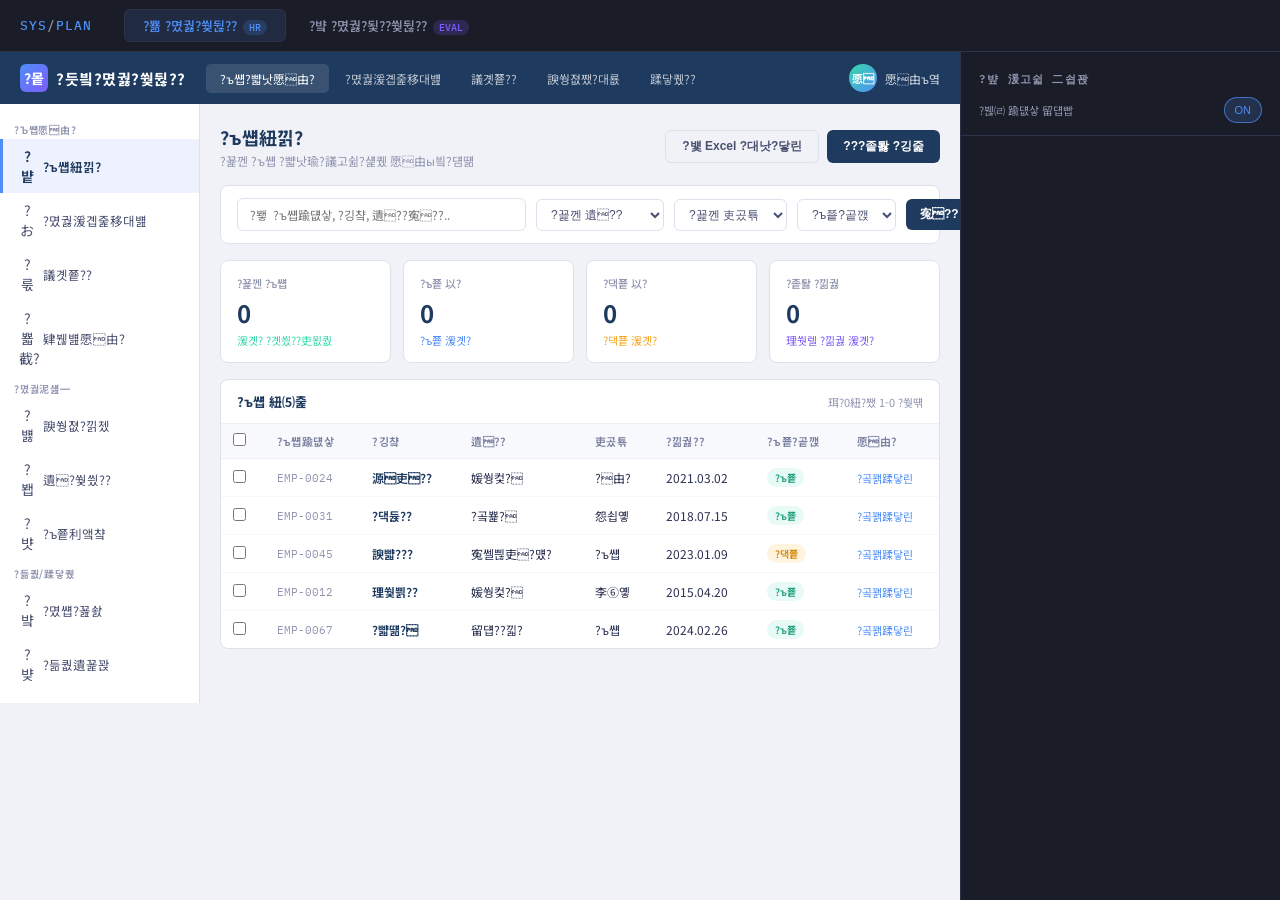
<file: index.broken-backup.html>
﻿<!DOCTYPE html>
<html lang="ko">
<head>
<meta charset="UTF-8">
<meta name="viewport" content="width=device-width, initial-scale=1.0">
<title>HR ?쒖뒪??湲고쉷 ?곕え</title>
<link href="https://fonts.googleapis.com/css2?family=Noto+Sans+KR:wght@300;400;500;600;700&family=IBM+Plex+Mono:wght@400;500&display=swap" rel="stylesheet">
<style>
  :root {
    --bg: #0f1117;
    --surface: #1a1d27;
    --surface2: #222635;
    --border: #2e3248;
    --accent: #4f8ef7;
    --accent2: #7c5cfc;
    --accent3: #38d9a9;
    --text: #e8eaf0;
    --text2: #9095b0;
    --text3: #5a6080;
    --highlight: rgba(79,142,247,0.18);
    --highlight-border: rgba(79,142,247,0.7);
    --tag-bg: rgba(79,142,247,0.12);
    --warning: #f5a623;
    --success: #38d9a9;
    --danger: #ff6b6b;
  }
  * { margin:0; padding:0; box-sizing:border-box; }
  body {
    font-family: 'Noto Sans KR', sans-serif;
    background: var(--bg);
    color: var(--text);
    height: 100vh;
    overflow: hidden;
    display: flex;
    flex-direction: column;
  }

  /* TOP NAV */
  .top-nav {
    display: flex;
    align-items: center;
    gap: 0;
    background: var(--surface);
    border-bottom: 1px solid var(--border);
    padding: 0 20px;
    height: 52px;
    flex-shrink: 0;
    z-index: 100;
  }
  .nav-logo {
    font-family: 'IBM Plex Mono', monospace;
    font-size: 13px;
    color: var(--accent);
    font-weight: 500;
    letter-spacing: 1px;
    margin-right: 32px;
  }
  .nav-logo span { color: var(--text2); }
  .nav-tabs {
    display: flex;
    gap: 4px;
    flex: 1;
  }
  .nav-tab {
    padding: 6px 18px;
    border-radius: 6px;
    font-size: 13px;
    font-weight: 500;
    cursor: pointer;
    color: var(--text2);
    transition: all .2s;
    border: 1px solid transparent;
    white-space: nowrap;
  }
  .nav-tab:hover { color: var(--text); background: var(--surface2); }
  .nav-tab.active {
    color: var(--accent);
    background: var(--tag-bg);
    border-color: var(--border);
  }
  .nav-badge {
    display: inline-block;
    font-size: 10px;
    padding: 1px 6px;
    border-radius: 20px;
    margin-left: 6px;
    font-family: 'IBM Plex Mono', monospace;
  }
  .badge-blue { background: rgba(79,142,247,.2); color: var(--accent); }
  .badge-purple { background: rgba(124,92,252,.2); color: var(--accent2); }

  /* MAIN LAYOUT */
  .main {
    display: flex;
    flex: 1;
    overflow: hidden;
  }

  /* LEFT DEMO PANEL */
  .demo-panel {
    flex: 1;
    min-width: 0;
    overflow: auto;
    background: #f0f2f7;
    position: relative;
  }
  .demo-panel::-webkit-scrollbar { width: 6px; }
  .demo-panel::-webkit-scrollbar-track { background: transparent; }
  .demo-panel::-webkit-scrollbar-thumb { background: var(--border); border-radius: 3px; }

  /* RIGHT ANNOTATION PANEL */
  .anno-panel {
    width: 320px;
    flex-shrink: 0;
    background: var(--surface);
    border-left: 1px solid var(--border);
    overflow-y: auto;
    display: flex;
    flex-direction: column;
  }
  .anno-panel::-webkit-scrollbar { width: 4px; }
  .anno-panel::-webkit-scrollbar-track { background: transparent; }
  .anno-panel::-webkit-scrollbar-thumb { background: var(--border); border-radius: 2px; }
  .anno-header {
    padding: 16px 18px 12px;
    border-bottom: 1px solid var(--border);
    position: sticky;
    top: 0;
    background: var(--surface);
    z-index: 10;
  }
  .anno-header h3 {
    font-size: 11px;
    font-weight: 600;
    color: var(--text2);
    letter-spacing: 1.2px;
    text-transform: uppercase;
    font-family: 'IBM Plex Mono', monospace;
  }
  .anno-toolbar {
    display: flex;
    justify-content: space-between;
    align-items: center;
    gap: 8px;
    margin-top: 10px;
  }
  .anno-toggle {
    border: 1px solid var(--border);
    background: var(--surface2);
    color: var(--text2);
    border-radius: 999px;
    padding: 6px 10px;
    font-size: 11px;
    cursor: pointer;
  }
  .anno-toggle.active {
    color: var(--accent);
    border-color: var(--highlight-border);
    background: var(--highlight);
  }
  .anno-list { padding: 12px; display: flex; flex-direction: column; gap: 6px; }

  .anno-item {
    padding: 11px 13px;
    border-radius: 8px;
    border: 1px solid var(--border);
    background: var(--surface2);
    cursor: pointer;
    transition: all .2s;
    position: relative;
  }
  .anno-item:hover, .anno-item.hovered {
    border-color: var(--highlight-border);
    background: var(--highlight);
  }
  .anno-num {
    font-family: 'IBM Plex Mono', monospace;
    font-size: 10px;
    color: var(--accent);
    font-weight: 500;
    margin-bottom: 4px;
    opacity: .7;
  }
  .anno-title {
    font-size: 12.5px;
    font-weight: 600;
    color: var(--text);
    margin-bottom: 4px;
    line-height: 1.4;
  }
  .anno-desc {
    font-size: 11.5px;
    color: var(--text2);
    line-height: 1.6;
  }
  .anno-meta {
    display: grid;
    gap: 6px;
    margin-top: 8px;
  }
  .anno-meta-row {
    font-size: 11px;
    line-height: 1.55;
    color: var(--text2);
  }
  .anno-meta-row strong {
    color: var(--text);
    display: inline-block;
    min-width: 58px;
  }
  .anno-tag {
    display: inline-block;
    font-size: 10px;
    padding: 2px 7px;
    border-radius: 4px;
    margin-top: 6px;
    font-family: 'IBM Plex Mono', monospace;
    font-weight: 500;
  }
  .tag-input { background: rgba(56,217,169,.12); color: var(--success); }
  .tag-view { background: rgba(79,142,247,.12); color: var(--accent); }
  .tag-nav { background: rgba(245,166,35,.12); color: var(--warning); }
  .tag-action { background: rgba(255,107,107,.12); color: var(--danger); }
  .tag-search { background: rgba(124,92,252,.12); color: var(--accent2); }

  /* SECTION DIVIDER IN ANNO */
  .anno-section {
    padding: 8px 12px 4px;
    font-size: 10px;
    color: var(--text3);
    font-family: 'IBM Plex Mono', monospace;
    letter-spacing: .8px;
    text-transform: uppercase;
    font-weight: 600;
  }

  /* HIGHLIGHT OVERLAY */
  .highlight-overlay {
    position: absolute;
    pointer-events: none;
    border-radius: 6px;
    border: 2px solid var(--highlight-border);
    background: var(--highlight);
    transition: all .25s cubic-bezier(.4,0,.2,1);
    z-index: 50;
    opacity: 0;
    box-shadow: 0 0 20px rgba(79,142,247,.25);
  }
  .highlight-overlay.visible { opacity: 1; }
  .region-marker {
    position: absolute;
    z-index: 55;
    display: none;
    align-items: center;
    gap: 6px;
    padding: 4px 8px 4px 4px;
    border-radius: 999px;
    background: rgba(15, 17, 23, .82);
    color: white;
    font-family: 'IBM Plex Mono', monospace;
    font-size: 10px;
    font-weight: 700;
    box-shadow: 0 8px 18px rgba(15,17,23,.22);
    pointer-events: none;
  }
  .region-marker.visible { display: inline-flex; }
  .region-marker-num {
    min-width: 22px;
    height: 22px;
    border-radius: 999px;
    background: #4f8ef7;
    display: inline-flex;
    align-items: center;
    justify-content: center;
    box-shadow: 0 4px 12px rgba(79,142,247,.28);
  }
  .region-marker-tip {
    font-family: 'Noto Sans KR', sans-serif;
    font-size: 10.5px;
    font-weight: 600;
    color: #eef3ff;
    white-space: nowrap;
    line-height: 1;
  }

  /* =============== SYSTEM 1: HR SYSTEM =============== */
  .hr-system {
    display: none;
    flex-direction: column;
    min-height: 100%;
    background: #f0f2f7;
    font-family: 'Noto Sans KR', sans-serif;
  }
  .hr-system.active { display: flex; }

  .hr-topbar {
    background: #1e3a5f;
    color: white;
    display: flex;
    align-items: center;
    padding: 0 20px;
    height: 52px;
    gap: 20px;
    flex-shrink: 0;
  }
  .hr-logo {
    font-size: 15px;
    font-weight: 700;
    letter-spacing: .5px;
    color: #fff;
    display: flex;
    align-items: center;
    gap: 8px;
  }
  .hr-logo-icon {
    width: 28px; height: 28px;
    background: linear-gradient(135deg, #4f8ef7, #7c5cfc);
    border-radius: 6px;
    display: flex; align-items: center; justify-content: center;
    font-size: 14px;
  }
  .hr-top-menu {
    display: flex;
    gap: 2px;
    flex: 1;
  }
  .hr-top-item {
    padding: 6px 14px;
    font-size: 12px;
    color: rgba(255,255,255,.7);
    border-radius: 5px;
    cursor: pointer;
    transition: all .15s;
    white-space: nowrap;
  }
  .hr-top-item:hover, .hr-top-item.active {
    background: rgba(255,255,255,.12);
    color: white;
  }
  .hr-top-user {
    display: flex;
    align-items: center;
    gap: 8px;
    font-size: 12px;
    color: rgba(255,255,255,.8);
  }
  .hr-avatar {
    width: 28px; height: 28px;
    border-radius: 50%;
    background: linear-gradient(135deg,#38d9a9,#4f8ef7);
    display: flex; align-items: center; justify-content: center;
    font-size: 11px; font-weight: 700; color: white;
  }

  .hr-body {
    display: flex;
    flex: 1;
    overflow: hidden;
  }
  .hr-sidebar {
    width: 200px;
    background: #ffffff;
    border-right: 1px solid #dde1ec;
    flex-shrink: 0;
    padding: 12px 0;
    overflow-y: auto;
  }
  .hr-sidebar-section {
    padding: 6px 14px 2px;
    font-size: 10px;
    color: #9095b0;
    font-weight: 600;
    letter-spacing: .8px;
    text-transform: uppercase;
  }
  .hr-sidebar-item {
    display: flex;
    align-items: center;
    gap: 8px;
    padding: 7px 16px;
    font-size: 12.5px;
    color: #4a5170;
    cursor: pointer;
    transition: all .15s;
    border-left: 3px solid transparent;
  }
  .hr-sidebar-item:hover { background: #f5f7ff; color: #1e3a5f; }
  .hr-sidebar-item.active {
    background: #eef2ff;
    color: #1e3a5f;
    font-weight: 600;
    border-left-color: #4f8ef7;
  }
  .is-hidden { display: none !important; }
  .hr-sidebar-icon { font-size: 14px; width: 16px; text-align: center; }

  .hr-content {
    flex: 1;
    padding: 20px;
    overflow-y: auto;
    display: flex;
    flex-direction: column;
    gap: 16px;
  }

  .hr-page-title {
    display: flex;
    align-items: center;
    justify-content: space-between;
  }
  .hr-page-title h2 { font-size: 18px; color: #1e3a5f; font-weight: 700; }
  .hr-page-title p { font-size: 12px; color: #9095b0; margin-top: 2px; }
  .hr-btn {
    padding: 7px 16px;
    border-radius: 6px;
    font-size: 12px;
    font-weight: 600;
    cursor: pointer;
    border: none;
    transition: all .15s;
  }
  .btn-primary { background: #1e3a5f; color: white; }
  .btn-primary:hover { background: #2a4f80; }
  .btn-outline { background: transparent; border: 1px solid #dde1ec; color: #4a5170; }
  .btn-outline:hover { background: #f5f7ff; }

  /* Search / Filter Bar */
  .hr-search-bar {
    background: white;
    border: 1px solid #dde1ec;
    border-radius: 8px;
    padding: 12px 16px;
    display: flex;
    gap: 10px;
    align-items: center;
  }
  .hr-search-input {
    flex: 1;
    border: 1px solid #dde1ec;
    border-radius: 6px;
    padding: 7px 12px;
    font-size: 12px;
    font-family: 'Noto Sans KR', sans-serif;
    color: #2a3050;
    outline: none;
  }
  .hr-search-input:focus { border-color: #4f8ef7; }
  .hr-filter-select {
    border: 1px solid #dde1ec;
    border-radius: 6px;
    padding: 7px 10px;
    font-size: 12px;
    color: #4a5170;
    background: white;
    cursor: pointer;
    outline: none;
  }

  /* Stats row */
  .hr-stats {
    display: grid;
    grid-template-columns: repeat(4,1fr);
    gap: 12px;
  }
  .hr-stat-card {
    background: white;
    border: 1px solid #dde1ec;
    border-radius: 8px;
    padding: 14px 16px;
  }
  .hr-stat-label { font-size: 11px; color: #9095b0; font-weight: 500; }
  .hr-stat-value { font-size: 24px; font-weight: 700; color: #1e3a5f; margin-top: 4px; }
  .hr-stat-sub { font-size: 11px; color: #38d9a9; margin-top: 2px; }

  /* Employee Table */
  .hr-table-wrap {
    background: white;
    border: 1px solid #dde1ec;
    border-radius: 8px;
    overflow: hidden;
  }
  .code-grid {
    display: grid;
    grid-template-columns: 1.2fr 0.9fr;
    gap: 16px;
  }
  .code-tab-bar {
    display: none;
  }
  .code-tab-btn {
    border: 1px solid #dde1ec;
    background: white;
    color: #4a5170;
    border-radius: 999px;
    padding: 8px 14px;
    font-size: 12px;
    font-weight: 600;
    cursor: pointer;
  }
  .code-tab-btn.active {
    background: #1e3a5f;
    color: white;
    border-color: #1e3a5f;
  }
  .level-tab-layout {
    display: none;
  }
  .code-tab-view {
    display: none;
  }
  .code-tab-view.active {
    display: block;
  }
  .code-main-stack,
  .code-side-stack {
    display: flex;
    flex-direction: column;
    gap: 16px;
  }
  .code-entry-actions {
    display: grid;
    gap: 12px;
  }
  .code-entry-btn,
  .code-subview-btn {
    width: 100%;
    display: flex;
    align-items: center;
    justify-content: space-between;
    gap: 12px;
    padding: 14px 16px;
    border: 1px solid #dde4f4;
    border-radius: 10px;
    background: #fafcff;
    color: #23395f;
    cursor: pointer;
    text-align: left;
    transition: all .18s ease;
  }
  .code-entry-btn:hover,
  .code-subview-btn:hover {
    border-color: #b7c8ee;
    background: #f2f7ff;
  }
  .code-entry-btn strong,
  .code-subview-btn strong {
    display: block;
    font-size: 13px;
    font-weight: 700;
    margin-bottom: 4px;
  }
  .code-entry-btn span,
  .code-subview-btn span {
    font-size: 11px;
    color: #7380a0;
    line-height: 1.6;
  }
  .code-subview-header {
    display: flex;
    align-items: center;
    justify-content: space-between;
    gap: 12px;
    margin-bottom: 16px;
  }
  .code-subview-title h3 {
    font-size: 18px;
    color: #1f3356;
    font-weight: 700;
    margin-bottom: 4px;
  }
  .code-subview-title p {
    font-size: 12px;
    color: #76829f;
  }
  .level-manage-layout {
    display: grid;
    grid-template-columns: minmax(0, 1.1fr) minmax(320px, .9fr);
    gap: 16px;
  }
  .code-card {
    background: white;
    border: 1px solid #dde1ec;
    border-radius: 8px;
    overflow: hidden;
  }
  .code-card-head {
    display: flex;
    align-items: center;
    justify-content: space-between;
    padding: 12px 16px;
    border-bottom: 1px solid #eef0f8;
  }
  .code-card-head h3 { font-size: 13px; font-weight: 700; color: #1e3a5f; }
  .code-hint { font-size: 11px; color: #9095b0; }
  .code-table td, .code-table th { font-size: 11.5px; }
  .code-badge {
    display: inline-block;
    padding: 2px 8px;
    border-radius: 20px;
    font-size: 10px;
    font-weight: 600;
    background: #eef2ff;
    color: #4f5fd7;
  }
  .code-table tr.is-selected td {
    background: #eef3ff;
  }
  .code-form {
    padding: 16px;
    display: grid;
    grid-template-columns: repeat(2, 1fr);
    gap: 12px;
  }
  .code-form .record-field.full {
    grid-column: 1 / -1;
  }
  .code-actions {
    display: flex;
    justify-content: flex-end;
    gap: 8px;
    padding: 0 16px 16px;
  }
  .preview-chart {
    padding: 16px;
  }
  .preview-chart .org-row {
    display: block;
    margin-top: 20px;
  }
  .level-guide {
    padding: 16px;
    display: grid;
    gap: 8px;
  }
  .level-guide-item {
    display: flex;
    justify-content: space-between;
    align-items: center;
    gap: 12px;
    padding: 10px 12px;
    border: 1px solid #eef0f8;
    border-radius: 8px;
    background: #fafbff;
    font-size: 12px;
    color: #2a3050;
  }
  .level-guide-badge {
    display: inline-flex;
    align-items: center;
    justify-content: center;
    min-width: 54px;
    padding: 3px 8px;
    border-radius: 999px;
    background: #eef2ff;
    color: #3756a5;
    font-size: 11px;
    font-weight: 700;
  }
  .history-list {
    padding: 16px;
    display: grid;
    gap: 10px;
  }
  .history-item {
    border: 1px solid #eef0f8;
    border-radius: 8px;
    padding: 10px 12px;
    background: #fafbff;
    font-size: 11.5px;
    line-height: 1.6;
    color: #4a5170;
  }
  .hr-table-header {
    display: flex;
    align-items: center;
    justify-content: space-between;
    padding: 12px 16px;
    border-bottom: 1px solid #eef0f8;
  }
  .hr-table-header h3 { font-size: 13px; font-weight: 700; color: #1e3a5f; }
  table { width: 100%; border-collapse: collapse; }
  th {
    background: #f8f9fd;
    font-size: 11px;
    font-weight: 600;
    color: #7a80a0;
    padding: 9px 12px;
    text-align: left;
    letter-spacing: .4px;
    border-bottom: 1px solid #eef0f8;
  }
  td {
    padding: 9px 12px;
    font-size: 12px;
    color: #2a3050;
    border-bottom: 1px solid #f5f7ff;
  }
  tr:last-child td { border-bottom: none; }
  tr:hover td { background: #fafbff; }
  .emp-name { font-weight: 600; color: #1e3a5f; }
  .status-badge {
    display: inline-block;
    padding: 2px 8px;
    border-radius: 20px;
    font-size: 10px;
    font-weight: 600;
  }
  .status-active { background: #e8faf5; color: #20a07a; }
  .status-leave { background: #fff4e0; color: #d4870a; }

  /* Org Chart */
  .org-chart-wrap {
    background: white;
    border: 1px solid #dde1ec;
    border-radius: 8px;
    overflow: hidden;
  }
  .org-browser-head {
    display: flex;
    align-items: center;
    justify-content: space-between;
    gap: 16px;
    padding: 14px 18px;
    border-bottom: 1px solid #e9edf6;
    background: #f8faff;
  }
  .org-browser-title {
    display: flex;
    align-items: center;
    gap: 10px;
  }
  .org-browser-title h3 {
    font-size: 22px;
    color: #1e2f52;
    font-weight: 700;
  }
  .org-browser-title span {
    font-size: 12px;
    color: #8a93ad;
  }
  .org-browser-tools {
    display: flex;
    align-items: center;
    gap: 10px;
  }
  .org-search-input {
    width: 300px;
    border: 1px solid #dbe2f0;
    border-radius: 10px;
    padding: 10px 14px;
    font-size: 13px;
    outline: none;
    background: white;
  }
  .org-toggle-wrap {
    display: flex;
    align-items: center;
    gap: 8px;
    font-size: 12px;
    color: #56627f;
  }
  .org-browser-body {
    display: grid;
    grid-template-columns: 280px 1fr;
    height: 72vh;
    min-height: 620px;
  }
  .org-nav-pane {
    border-right: 1px solid #e9edf6;
    background: #fcfdff;
    overflow-y: auto;
    padding: 12px 10px 18px 12px;
  }
  .org-detail-pane {
    overflow-y: auto;
    padding: 22px 20px 28px;
    background: white;
  }
  .org-nav-tree,
  .org-nav-tree ul {
    list-style: none;
    margin: 0;
    padding: 0;
  }
  .org-nav-tree ul {
    padding-left: 18px;
  }
  .org-nav-item {
    margin: 2px 0;
  }
  .org-nav-btn {
    width: 100%;
    display: flex;
    align-items: center;
    gap: 8px;
    border: none;
    background: transparent;
    padding: 7px 8px;
    border-radius: 8px;
    cursor: pointer;
    text-align: left;
    color: #2f3f62;
    font-size: 13px;
  }
  .org-nav-btn:hover {
    background: #f1f5fd;
  }
  .org-nav-btn.active {
    background: #edf4ff;
    color: #2a62c7;
    font-weight: 700;
  }
  .org-nav-dot {
    width: 10px;
    height: 10px;
    border-radius: 50%;
    border: 1.5px solid #aeb9d1;
    flex-shrink: 0;
  }
  .org-nav-btn.active .org-nav-dot {
    border-color: #2a62c7;
    background: #2a62c7;
  }
  .org-detail-header {
    display: flex;
    align-items: flex-start;
    justify-content: space-between;
    gap: 16px;
    margin-bottom: 18px;
  }
  .org-detail-header h4 {
    font-size: 30px;
    color: #1e2f52;
    font-weight: 700;
    margin-bottom: 8px;
  }
  .org-detail-path {
    font-size: 14px;
    color: #56709b;
    line-height: 1.5;
  }
  .org-detail-path strong {
    color: #2a62c7;
    margin-left: 6px;
  }
  .org-section {
    padding: 18px 0 22px;
    border-top: 1px solid #eef2fa;
  }
  .org-section:first-of-type {
    border-top: none;
    padding-top: 8px;
  }
  .org-section-title {
    font-size: 18px;
    font-weight: 700;
    color: #24395f;
    margin-bottom: 4px;
  }
  .org-section-path {
    font-size: 13px;
    color: #6780a6;
    margin-bottom: 16px;
  }
  .org-member-grid {
    display: grid;
    grid-template-columns: repeat(auto-fill, minmax(104px, 104px));
    gap: 14px;
    justify-content: start;
  }
  .org-member-card {
    text-align: center;
  }
  .org-member-avatar {
    width: 56px;
    height: 56px;
    border-radius: 50%;
    margin: 0 auto 10px;
    display: flex;
    align-items: center;
    justify-content: center;
    font-size: 18px;
    font-weight: 700;
    color: white;
    background: linear-gradient(135deg, #7ba7ff, #4f8ef7);
    box-shadow: 0 8px 18px rgba(79, 142, 247, 0.18);
  }
  .org-member-name {
    font-size: 15px;
    font-weight: 700;
    color: #24395f;
    margin-bottom: 4px;
  }
  .org-member-role {
    font-size: 12px;
    color: #6d7891;
  }
  .org-empty {
    padding: 24px 0;
    color: #8b94ad;
    font-size: 13px;
  }
  .org-node {
    display: inline-flex;
    flex-direction: column;
    align-items: center;
    padding: 12px 16px;
    background: linear-gradient(180deg, #ffffff 0%, #f7f9ff 100%);
    border: 1.5px solid #d6deef;
    border-radius: 14px;
    font-size: 12px;
    font-weight: 600;
    color: #1e3a5f;
    cursor: pointer;
    transition: all .18s ease;
    box-shadow: 0 10px 24px rgba(30, 58, 95, 0.06);
  }
  .org-node:hover { transform: translateY(-1px); border-color: #4f8ef7; box-shadow: 0 14px 28px rgba(79, 142, 247, 0.16); }
  .org-node.root { background: linear-gradient(135deg, #173252, #2a5b93); color: white; border-color: #173252; box-shadow: 0 16px 32px rgba(23, 50, 82, 0.22); }
  .org-title { font-size: 10px; font-weight: 500; color: #7a80a0; margin-top: 4px; }
  .org-node.root .org-title { color: rgba(255,255,255,.6); }
  .org-row { display: flex; gap: 16px; align-items: flex-start; justify-content: center; margin-top: 20px; }
  .org-group { display: flex; flex-direction: column; align-items: center; gap: 0; }
  .org-line-v { width: 1px; height: 16px; background: #b5c0e8; margin: 0 auto; }
  .org-line-h-wrap { display: flex; justify-content: center; width: 100%; }
  .org-chart-tree,
  .org-chart-tree ul {
    list-style: none;
    margin: 0;
    padding: 0;
  }
  .org-chart-tree {
    display: flex;
    justify-content: center;
    margin-top: 18px;
  }
  .org-chart-tree ul {
    display: flex;
    justify-content: center;
    gap: 14px;
    position: relative;
    padding-top: 22px;
  }
  .org-chart-tree li {
    position: relative;
    padding: 0 8px;
    text-align: center;
  }
  .org-chart-tree li::before,
  .org-chart-tree li::after {
    content: "";
    position: absolute;
    top: 0;
    width: 50%;
    height: 16px;
    border-top: 1.5px solid #c7d3f2;
  }
  .org-chart-tree li::before {
    right: 50%;
    border-right: 1.5px solid #c7d3f2;
  }
  .org-chart-tree li::after {
    left: 50%;
    border-left: 1.5px solid #c7d3f2;
  }
  .org-chart-tree li:only-child::before,
  .org-chart-tree li:only-child::after {
    display: none;
  }
  .org-chart-tree li:first-child::before,
  .org-chart-tree li:last-child::after {
    border: none;
  }
  .org-chart-tree li:only-child > ul {
    padding-top: 14px;
  }
  .org-chart-tree li > ul::before {
    content: "";
    position: absolute;
    top: 0;
    left: 50%;
    width: 0;
    height: 22px;
    border-left: 1.5px solid #c7d3f2;
    transform: translateX(-50%);
  }
  .org-card-stack {
    display: flex;
    flex-direction: column;
    align-items: center;
    gap: 6px;
    min-width: 96px;
  }
  .org-node-info {
    font-size: 10px;
    color: #7a80a0;
    padding: 4px 8px;
    border-radius: 999px;
    background: #f3f6fd;
  }
  .org-tree {
    display: flex;
    flex-direction: column;
    gap: 12px;
    align-items: stretch;
  }
  .org-tree-branch {
    display: flex;
    flex-direction: column;
    gap: 8px;
    align-items: flex-start;
    padding: 14px;
    border: 1px solid #e6ebf7;
    border-radius: 12px;
    background: #fbfcff;
  }
  .org-branch-head {
    display: flex;
    align-items: center;
    gap: 8px;
    width: 100%;
  }
  .org-toggle-btn {
    border: 1px solid #d8e0f2;
    background: white;
    color: #3756a5;
    border-radius: 6px;
    padding: 4px 8px;
    font-size: 11px;
    cursor: pointer;
  }
  .org-children.is-collapsed {
    display: none;
  }
  .org-tree-line {
    width: 2px;
    height: 14px;
    background: linear-gradient(180deg, #b5c0e8, #d8def0);
    margin-left: 16px;
  }
  .org-node.level-1 { background: #edf3ff; border-color: #9eb7ef; }
  .org-node.level-2 { background: #f6f8ff; border-color: #c7d3f2; }
  .org-node.level-3 { background: #fafbff; border-color: #d7e0f5; }
  .org-node.level-4 { background: #ffffff; border-color: #e2e8f5; }
  .org-node.is-selected {
    border-color: #2a62c7;
    box-shadow: 0 14px 28px rgba(42, 98, 199, 0.16);
  }
  .org-node.is-selected .org-title {
    color: #2a62c7;
    font-weight: 700;
  }
  @media (max-width: 980px) {
    .org-browser-body {
      grid-template-columns: 1fr;
      height: auto;
    }
    .org-nav-pane {
      max-height: 260px;
      border-right: none;
      border-bottom: 1px solid #e9edf6;
    }
    .org-search-input {
      width: 220px;
    }
  }

  /* HR Card */
  .hr-card-grid {
    display: grid;
    grid-template-columns: 280px 1fr;
    gap: 16px;
    align-items: start;
  }
  .hr-card-profile {
    background: white;
    border: 1px solid #dde1ec;
    border-radius: 8px;
    overflow: hidden;
    position: sticky;
    top: 16px;
  }
  .hr-card-profile-top {
    background: linear-gradient(135deg, #1e3a5f, #2a5490);
    padding: 20px;
    display: flex;
    flex-direction: column;
    align-items: center;
    gap: 8px;
  }
  .hr-profile-avatar {
    width: 60px; height: 60px;
    border-radius: 50%;
    background: linear-gradient(135deg,#38d9a9,#4f8ef7);
    display: flex; align-items: center; justify-content: center;
    font-size: 22px; font-weight: 700; color: white;
    border: 3px solid rgba(255,255,255,.3);
  }
  .hr-card-name { font-size: 16px; font-weight: 700; color: white; }
  .hr-card-pos { font-size: 11px; color: rgba(255,255,255,.65); }
  .hr-card-info { padding: 14px 16px; }
  .record-profile-body {
    padding: 14px 16px 16px;
    display: flex;
    flex-direction: column;
    gap: 12px;
  }
  .record-profile-grid {
    display: grid;
    gap: 8px;
  }
  .hr-info-row {
    display: flex;
    align-items: center;
    padding: 6px 0;
    border-bottom: 1px solid #f0f2f7;
    gap: 10px;
  }
  .hr-info-row:last-child { border-bottom: none; }
  .hr-info-label { font-size: 11px; color: #9095b0; font-weight: 500; width: 60px; flex-shrink: 0; }
  .hr-info-val { font-size: 12px; color: #2a3050; font-weight: 500; }

  .hr-card-right { display: flex; flex-direction: column; gap: 12px; }
  .hr-card-section {
    background: white;
    border: 1px solid #dde1ec;
    border-radius: 8px;
    padding: 14px 16px;
  }
  .hr-card-section h4 { font-size: 12px; font-weight: 700; color: #1e3a5f; margin-bottom: 10px; padding-bottom: 8px; border-bottom: 1px solid #eef0f8; }
  .hr-timeline { display: flex; flex-direction: column; gap: 10px; }
  .hr-timeline-item { display: flex; gap: 12px; font-size: 12px; }
  .hr-timeline-dot { width: 8px; height: 8px; border-radius: 50%; background: #4f8ef7; margin-top: 3px; flex-shrink: 0; }
  .hr-timeline-date { color: #9095b0; font-size: 11px; width: 80px; flex-shrink: 0; }
  .hr-timeline-text { color: #2a3050; }
  .hr-card-summary {
    display: grid;
    grid-template-columns: repeat(3, 1fr);
    gap: 10px;
    margin-bottom: 12px;
  }
  .hr-summary-box {
    background: #f8f9fd;
    border: 1px solid #eef0f8;
    border-radius: 8px;
    padding: 12px;
  }
  .hr-summary-label { font-size: 10px; color: #9095b0; margin-bottom: 4px; }
  .hr-summary-value { font-size: 14px; font-weight: 700; color: #1e3a5f; }
  .record-note {
    padding: 10px 12px;
    border-radius: 8px;
    background: #f8f9fd;
    border: 1px solid #eef0f8;
    font-size: 12px;
    color: #4a5170;
    line-height: 1.6;
  }
  .record-form-grid {
    display: grid;
    grid-template-columns: repeat(2, 1fr);
    gap: 10px 12px;
  }
  .record-group-title {
    grid-column: 1 / -1;
    margin-top: 4px;
    padding-top: 10px;
    border-top: 1px solid #eef0f8;
    font-size: 11px;
    font-weight: 700;
    color: #1e3a5f;
    letter-spacing: .2px;
  }
  .record-group-title:first-child {
    margin-top: 0;
    padding-top: 0;
    border-top: none;
  }
  .record-field {
    display: flex;
    flex-direction: column;
    gap: 6px;
  }
  .record-field.full { grid-column: 1 / -1; }
  .record-field label {
    font-size: 11px;
    color: #9095b0;
    font-weight: 600;
  }
  .record-field input,
  .record-field select,
  .record-field textarea {
    width: 100%;
    border: 1px solid #dde1ec;
    border-radius: 8px;
    padding: 9px 10px;
    font-size: 12px;
    color: #2a3050;
    font-family: 'Noto Sans KR', sans-serif;
    background: white;
    outline: none;
  }
  .record-field textarea {
    min-height: 88px;
    resize: vertical;
  }
  .record-field input:focus,
  .record-field select:focus,
  .record-field textarea:focus {
    border-color: #4f8ef7;
  }
  .field-hidden {
    display: none;
  }
  .record-actions {
    display: flex;
    justify-content: flex-end;
    gap: 8px;
    margin-top: 12px;
  }
  .record-summary-select {
    width: 100%;
    border: none;
    background: transparent;
    font-size: 14px;
    font-weight: 700;
    color: #1e3a5f;
    outline: none;
  }
  .record-inline-note {
    display: grid;
    grid-template-columns: 1fr 1fr;
    gap: 12px;
  }
  .record-meta-stack {
    display: flex;
    flex-direction: column;
    gap: 8px;
  }
  .record-meta-card {
    padding: 10px 12px;
    border: 1px solid #eef0f8;
    border-radius: 8px;
    background: #f8f9fd;
  }
  .record-meta-card strong {
    display: block;
    margin-bottom: 4px;
    font-size: 11px;
    color: #1e3a5f;
  }
  .record-meta-card span {
    display: block;
    font-size: 12px;
    color: #4a5170;
    line-height: 1.55;
  }
  @media (max-width: 1200px) {
    .hr-card-grid {
      grid-template-columns: 1fr;
    }
    .hr-card-profile {
      position: static;
    }
  }
  @media (max-width: 860px) {
    .record-form-grid,
    .record-inline-note,
    .hr-card-summary {
      grid-template-columns: 1fr;
    }
  }
  .modal-backdrop {
    position: fixed;
    inset: 0;
    background: rgba(15, 17, 23, .62);
    display: none;
    align-items: center;
    justify-content: center;
    z-index: 200;
    padding: 24px;
  }
  .modal-backdrop.open { display: flex; }
  .modal-card {
    width: min(760px, 100%);
    background: white;
    border-radius: 14px;
    border: 1px solid #dde1ec;
    box-shadow: 0 24px 60px rgba(15, 17, 23, .25);
    overflow: hidden;
  }
  .modal-head {
    display: flex;
    align-items: center;
    justify-content: space-between;
    padding: 16px 20px;
    border-bottom: 1px solid #eef0f8;
  }
  .modal-head h3 { font-size: 16px; color: #1e3a5f; }
  .modal-close {
    background: transparent;
    border: none;
    font-size: 22px;
    color: #7a80a0;
    cursor: pointer;
  }
  .modal-body {
    padding: 20px;
    display: grid;
    grid-template-columns: repeat(2, 1fr);
    gap: 14px 16px;
  }
  .modal-field { display: flex; flex-direction: column; gap: 6px; }
  .modal-field.full { grid-column: 1 / -1; }
  .modal-field label { font-size: 12px; font-weight: 600; color: #4a5170; }
  .modal-field input,
  .modal-field select,
  .modal-field textarea {
    border: 1px solid #dde1ec;
    border-radius: 8px;
    padding: 10px 12px;
    font-size: 12px;
    font-family: 'Noto Sans KR', sans-serif;
    color: #2a3050;
    background: white;
    outline: none;
  }
  .modal-field textarea { min-height: 86px; resize: vertical; }
  .modal-field input:focus,
  .modal-field select:focus,
  .modal-field textarea:focus { border-color: #4f8ef7; }
  .modal-field.field-hidden {
    display: none;
  }
  .modal-actions {
    display: flex;
    justify-content: flex-end;
    gap: 8px;
    padding: 0 20px 20px;
  }

  /* =============== SYSTEM 2: EVALUATION SYSTEM =============== */
  .eval-system {
    display: none;
    flex-direction: column;
    min-height: 100%;
    background: #f5f4ff;
    font-family: 'Noto Sans KR', sans-serif;
  }
  .eval-system.active { display: flex; }

  .eval-topbar {
    background: #2d1b69;
    color: white;
    display: flex;
    align-items: center;
    padding: 0 20px;
    height: 52px;
    gap: 20px;
    flex-shrink: 0;
  }
  .eval-logo {
    font-size: 15px;
    font-weight: 700;
    letter-spacing: .5px;
    color: #fff;
    display: flex;
    align-items: center;
    gap: 8px;
  }
  .eval-logo-icon {
    width: 28px; height: 28px;
    background: linear-gradient(135deg, #7c5cfc, #a855f7);
    border-radius: 6px;
    display: flex; align-items: center; justify-content: center;
    font-size: 14px;
  }
  .eval-top-menu {
    display: flex;
    gap: 2px;
    flex: 1;
  }
  .eval-top-item {
    padding: 6px 14px;
    font-size: 12px;
    color: rgba(255,255,255,.7);
    border-radius: 5px;
    cursor: pointer;
    transition: all .15s;
    white-space: nowrap;
  }
  .eval-top-item:hover, .eval-top-item.active {
    background: rgba(255,255,255,.12);
    color: white;
  }

  .eval-body { display: flex; flex: 1; overflow: hidden; }
  .eval-sidebar {
    width: 200px;
    background: white;
    border-right: 1px solid #e0daf7;
    flex-shrink: 0;
    padding: 12px 0;
    overflow-y: auto;
  }
  .eval-sidebar-section {
    padding: 6px 14px 2px;
    font-size: 10px;
    color: #9095b0;
    font-weight: 600;
    letter-spacing: .8px;
    text-transform: uppercase;
  }
  .eval-sidebar-item {
    display: flex;
    align-items: center;
    gap: 8px;
    padding: 7px 16px;
    font-size: 12.5px;
    color: #5a4f80;
    cursor: pointer;
    transition: all .15s;
    border-left: 3px solid transparent;
  }
  .eval-sidebar-item:hover { background: #f5f3ff; color: #2d1b69; }
  .eval-sidebar-item.active {
    background: #ede9ff;
    color: #2d1b69;
    font-weight: 600;
    border-left-color: #7c5cfc;
  }

  .eval-content {
    flex: 1;
    padding: 20px;
    overflow-y: auto;
    display: flex;
    flex-direction: column;
    gap: 16px;
  }

  .eval-page-title h2 { font-size: 18px; color: #2d1b69; font-weight: 700; }
  .eval-page-title p { font-size: 12px; color: #9095b0; margin-top: 2px; }

  .eval-tabs {
    display: flex;
    gap: 4px;
    background: white;
    border: 1px solid #e0daf7;
    border-radius: 8px;
    padding: 4px;
    align-self: flex-start;
  }
  .eval-tab-btn {
    padding: 6px 16px;
    border-radius: 6px;
    font-size: 12px;
    font-weight: 600;
    cursor: pointer;
    color: #7a70a0;
    transition: all .15s;
    white-space: nowrap;
    border: none;
    background: transparent;
  }
  .eval-tab-btn:hover { color: #2d1b69; background: #f0ebff; }
  .eval-tab-btn.active { background: #2d1b69; color: white; }

  .eval-stats {
    display: grid;
    grid-template-columns: repeat(4,1fr);
    gap: 12px;
  }
  .eval-stat-card {
    background: white;
    border: 1px solid #e0daf7;
    border-radius: 8px;
    padding: 14px 16px;
  }
  .eval-stat-label { font-size: 11px; color: #9095b0; font-weight: 500; }
  .eval-stat-value { font-size: 24px; font-weight: 700; color: #2d1b69; margin-top: 4px; }
  .eval-stat-sub { font-size: 11px; color: #7c5cfc; margin-top: 2px; }

  .eval-progress-section {
    background: white;
    border: 1px solid #e0daf7;
    border-radius: 8px;
    padding: 16px;
  }
  .eval-progress-section h4 { font-size: 13px; font-weight: 700; color: #2d1b69; margin-bottom: 14px; }
  .eval-progress-item { margin-bottom: 14px; }
  .eval-progress-item:last-child { margin-bottom: 0; }
  .eval-progress-header {
    display: flex;
    justify-content: space-between;
    font-size: 12px;
    margin-bottom: 6px;
  }
  .eval-progress-label { font-weight: 600; color: #2a3050; }
  .eval-progress-pct { font-weight: 700; color: #7c5cfc; }
  .eval-progress-bar-bg {
    height: 6px;
    background: #f0ebff;
    border-radius: 4px;
    overflow: hidden;
  }
  .eval-progress-bar {
    height: 100%;
    border-radius: 4px;
    background: linear-gradient(90deg, #7c5cfc, #a855f7);
    transition: width .6s ease;
  }

  /* Evaluation Form */
  .eval-form-wrap {
    background: white;
    border: 1px solid #e0daf7;
    border-radius: 8px;
    padding: 16px;
  }
  .eval-form-wrap h4 { font-size: 13px; font-weight: 700; color: #2d1b69; margin-bottom: 14px; padding-bottom: 10px; border-bottom: 1px solid #ede9ff; }

  .eval-criteria-row {
    display: flex;
    align-items: center;
    padding: 10px 0;
    border-bottom: 1px solid #f5f3ff;
    gap: 12px;
  }
  .eval-criteria-row:last-child { border-bottom: none; }
  .eval-criteria-name { font-size: 12.5px; font-weight: 500; color: #2a3050; flex: 1; }
  .eval-criteria-weight { font-size: 11px; color: #9095b0; width: 40px; text-align: right; }
  .eval-stars {
    display: flex;
    gap: 3px;
  }
  .eval-star {
    width: 22px; height: 22px;
    border-radius: 50%;
    background: #ede9ff;
    display: flex; align-items: center; justify-content: center;
    font-size: 11px;
    cursor: pointer;
    transition: all .15s;
    font-weight: 700;
    color: #9090b0;
  }
  .eval-star:hover, .eval-star.active { background: #7c5cfc; color: white; }

  /* 360 peer eval grid */
  .eval-peer-grid {
    display: grid;
    grid-template-columns: repeat(3, 1fr);
    gap: 10px;
  }
  .eval-peer-card {
    border: 1.5px solid #e0daf7;
    border-radius: 8px;
    padding: 12px;
    display: flex;
    flex-direction: column;
    gap: 6px;
    background: #faf9ff;
    transition: all .15s;
  }
  .eval-peer-card:hover { border-color: #7c5cfc; background: #f5f0ff; }
  .eval-peer-name { font-size: 12.5px; font-weight: 600; color: #2d1b69; }
  .eval-peer-dept { font-size: 11px; color: #9095b0; }
  .eval-peer-status {
    font-size: 10px;
    padding: 2px 7px;
    border-radius: 20px;
    font-weight: 600;
    align-self: flex-start;
  }
  .peer-done { background: #e8faf5; color: #20a07a; }
  .peer-pending { background: #fff4e0; color: #d4870a; }
  .peer-wait { background: #f0ebff; color: #7c5cfc; }

  /* Tooltip for highlights */
  .highlight-label {
    position: absolute;
    background: var(--accent);
    color: white;
    font-size: 10px;
    font-weight: 600;
    padding: 3px 8px;
    border-radius: 4px;
    top: -22px;
    left: 0;
    white-space: nowrap;
    pointer-events: none;
    opacity: 0;
    transition: opacity .2s;
    font-family: 'IBM Plex Mono', monospace;
  }
  .highlight-overlay.visible .highlight-label { opacity: 1; }

  /* Page system toggle */
  .demo-inner {
    position: relative;
    min-height: 100%;
  }
</style>
</head>
<body>

<!-- TOP NAVIGATION -->
<div class="top-nav">
  <div class="nav-logo">SYS<span>/</span>PLAN</div>
  <div class="nav-tabs">
    <div class="nav-tab active" onclick="switchSystem(1)" id="tab1">
      ?뾺 ?몄궗?쒖뒪??<span class="nav-badge badge-blue">HR</span>
    </div>
    <div class="nav-tab" onclick="switchSystem(2)" id="tab2">
      ?뱤 ?몄궗?됯??쒖뒪??<span class="nav-badge badge-purple">EVAL</span>
    </div>
  </div>
</div>

<!-- MAIN -->
<div class="main">

  <!-- LEFT: DEMO PANEL -->
  <div class="demo-panel" id="demoPanel">
    <div class="demo-inner" id="demoInner">
      <div class="highlight-overlay" id="highlightOverlay">
        <div class="highlight-label" id="highlightLabel"></div>
      </div>

      <!-- ======= SYSTEM 1: HR ======= -->
      <div class="hr-system active" id="hrSystem">
        <!-- Topbar -->
        <div class="hr-topbar" data-region="topbar">
          <div class="hr-logo">
            <div class="hr-logo-icon">?뫁</div>
            ?듯빀?몄궗?쒖뒪??          </div>
          <div class="hr-top-menu" data-region="gnb">
            <div class="hr-top-item active" data-hr-view-trigger="directory">?ъ썝?뺣낫愿由?</div>
            <div class="hr-top-item" data-hr-view-trigger="record">?몄궗湲곕줉移대뱶</div>
            <div class="hr-top-item" data-hr-view-trigger="orgchart">議곗쭅??</div>
            <div class="hr-top-item">諛쒕졊쨌?대룞</div>
            <div class="hr-top-item">蹂닿퀬??</div>
          </div>
          <div class="hr-top-user">
            <div class="hr-avatar">愿</div>
            愿由ъ옄
          </div>
        </div>

        <div class="hr-body">
          <!-- Sidebar -->
          <div class="hr-sidebar" data-region="sidebar">
            <div class="hr-sidebar-section">?ъ썝愿由?</div>
            <div class="hr-sidebar-item active" data-hr-view-trigger="directory">
              <span class="hr-sidebar-icon">?뱥</span> ?ъ썝紐낅?
            </div>
            <div class="hr-sidebar-item" data-hr-view-trigger="record">
              <span class="hr-sidebar-icon">?お</span> ?몄궗湲곕줉移대뱶
            </div>
            <div class="hr-sidebar-item" data-hr-view-trigger="orgchart">
              <span class="hr-sidebar-icon">?룫</span> 議곗쭅??            </div>
            <div class="hr-sidebar-item" data-hr-view-trigger="codes">
              <span class="hr-sidebar-icon">?뾻截?</span> 肄붾뱶愿由?            </div>
            <div class="hr-sidebar-section">?몄궗泥섎━</div>
            <div class="hr-sidebar-item" data-hr-view-trigger="assignment">
              <span class="hr-sidebar-icon">?뱷</span> 諛쒕졊?낅젰
            </div>
            <div class="hr-sidebar-item">
              <span class="hr-sidebar-icon">?봽</span> 遺?쒖씠??            </div>
            <div class="hr-sidebar-item">
              <span class="hr-sidebar-icon">?뱟</span> ?ъ쭅利앸챸
            </div>
            <div class="hr-sidebar-section">?듦퀎/蹂닿퀬</div>
            <div class="hr-sidebar-item">
              <span class="hr-sidebar-icon">?뱤</span> ?몄썝?꾪솴
            </div>
            <div class="hr-sidebar-item">
              <span class="hr-sidebar-icon">?뱢</span> ?듦퀎遺꾩꽍
            </div>
          </div>

          <!-- Main Content -->
          <div class="hr-content">
            <!-- Page Title -->
            <div class="hr-page-title" data-region="pagetitle">
              <div>
                <h2 id="hrPageTitleText">?ъ썝紐낅?</h2>
                <p id="hrPageTitleDesc">?꾩껜 ?ъ썝 ?뺣낫瑜?議고쉶?섍퀬 愿由ы빀?덈떎</p>
              </div>
              <div style="display:flex;gap:8px" id="hrPageActions">
                <button class="hr-btn btn-outline" id="pageSecondaryAction" type="button">?뱿 Excel ?대낫?닿린</button>
                <button class="hr-btn btn-primary" id="pagePrimaryAction" type="button">???좉퇋 ?깅줉</button>
              </div>
            </div>

            <!-- Search Bar -->
            <div class="hr-search-bar" data-region="searchbar" data-hr-view="directory">
              <input class="hr-search-input" placeholder="?뵇  ?ъ썝踰덊샇, ?깅챸, 遺??寃??.." style="flex:2">
              <select class="hr-filter-select">
                <option>?꾩껜 遺??</option>
                <option>寃쎌쁺吏?먰?</option>
                <option>媛쒕컻?</option>
                <option>?곸뾽?</option>
              </select>
              <select class="hr-filter-select">
                <option>?꾩껜 吏곴툒</option>
                <option>?ъ썝</option>
                <option>?由?</option>
                <option>怨쇱옣</option>
                <option>李⑥옣</option>
              </select>
              <select class="hr-filter-select">
                <option>?ъ쭅?곹깭</option>
                <option>?ъ쭅</option>
                <option>?댁쭅</option>
              </select>
              <button class="hr-btn btn-primary" style="padding:7px 14px">寃??</button>
            </div>

            <!-- Stats -->
            <div class="hr-stats" data-region="stats" data-hr-view="directory">
              <div class="hr-stat-card">
                <div class="hr-stat-label">?꾩껜 ?ъ썝</div>
                <div class="hr-stat-value" id="hrStatTotal">0</div>
                <div class="hr-stat-sub" id="hrStatTotalSub">湲곗? ?곗씠??吏묎퀎</div>
              </div>
              <div class="hr-stat-card">
                <div class="hr-stat-label">?ъ쭅 以?</div>
                <div class="hr-stat-value" id="hrStatActive">0</div>
                <div class="hr-stat-sub" style="color:#4f8ef7" id="hrStatActiveSub">?ъ쭅 湲곗?</div>
              </div>
              <div class="hr-stat-card">
                <div class="hr-stat-label">?댁쭅 以?</div>
                <div class="hr-stat-value" id="hrStatLeave">0</div>
                <div class="hr-stat-sub" style="color:#f5a623" id="hrStatLeaveSub">?댁쭅 湲곗?</div>
              </div>
              <div class="hr-stat-card">
                <div class="hr-stat-label">?좉퇋 ?낆궗</div>
                <div class="hr-stat-value" id="hrStatNew">0</div>
                <div class="hr-stat-sub" style="color:#7c5cfc" id="hrStatNewSub">理쒓렐 ?낆궗 湲곗?</div>
              </div>
            </div>

            <!-- Employee Table -->
            <div class="hr-table-wrap" data-region="emptable" data-hr-view="directory">
              <div class="hr-table-header">
                <h3>?ъ썝 紐⑸줉</h3>
                <div style="font-size:11px;color:#9095b0" id="employeeTableSummary">珥?0紐?쨌 1-0 ?쒖떆</div>
              </div>
              <table>
                <thead>
                  <tr>
                    <th><input type="checkbox"></th>
                    <th>?ъ썝踰덊샇</th>
                    <th>?깅챸</th>
                    <th>遺??</th>
                    <th>吏곴툒</th>
                    <th>?낆궗??</th>
                    <th>?ъ쭅?곹깭</th>
                    <th>愿由?</th>
                  </tr>
                </thead>
                <tbody id="employeeTableBody">
                  <tr data-employee-id="EMP-0024">
                    <td><input type="checkbox"></td>
                    <td style="font-family:'IBM Plex Mono',monospace;font-size:11px;color:#9095b0">EMP-0024</td>
                    <td><span class="emp-name">源吏??</span></td>
                    <td>媛쒕컻?</td>
                    <td>?由?</td>
                    <td>2021.03.02</td>
                    <td><span class="status-badge status-active">?ъ쭅</span></td>
                    <td><a href="#" class="employee-detail-link" data-employee-id="EMP-0024" style="font-size:11px;color:#4f8ef7;text-decoration:none">?곸꽭蹂닿린</a></td>
                  </tr>
                  <tr data-employee-id="EMP-0031">
                    <td><input type="checkbox"></td>
                    <td style="font-family:'IBM Plex Mono',monospace;font-size:11px;color:#9095b0">EMP-0031</td>
                    <td><span class="emp-name">?댁듅??</span></td>
                    <td>?곸뾽?</td>
                    <td>怨쇱옣</td>
                    <td>2018.07.15</td>
                    <td><span class="status-badge status-active">?ъ쭅</span></td>
                    <td><a href="#" class="employee-detail-link" data-employee-id="EMP-0031" style="font-size:11px;color:#4f8ef7;text-decoration:none">?곸꽭蹂닿린</a></td>
                  </tr>
                  <tr data-employee-id="EMP-0045">
                    <td><input type="checkbox"></td>
                    <td style="font-family:'IBM Plex Mono',monospace;font-size:11px;color:#9095b0">EMP-0045</td>
                    <td><span class="emp-name">諛뺣???</span></td>
                    <td>寃쎌쁺吏?먰?</td>
                    <td>?ъ썝</td>
                    <td>2023.01.09</td>
                    <td><span class="status-badge status-leave">?댁쭅</span></td>
                    <td><a href="#" class="employee-detail-link" data-employee-id="EMP-0045" style="font-size:11px;color:#4f8ef7;text-decoration:none">?곸꽭蹂닿린</a></td>
                  </tr>
                  <tr data-employee-id="EMP-0012">
                    <td><input type="checkbox"></td>
                    <td style="font-family:'IBM Plex Mono',monospace;font-size:11px;color:#9095b0">EMP-0012</td>
                    <td><span class="emp-name">理쒗쁽??</span></td>
                    <td>媛쒕컻?</td>
                    <td>李⑥옣</td>
                    <td>2015.04.20</td>
                    <td><span class="status-badge status-active">?ъ쭅</span></td>
                    <td><a href="#" class="employee-detail-link" data-employee-id="EMP-0012" style="font-size:11px;color:#4f8ef7;text-decoration:none">?곸꽭蹂닿린</a></td>
                  </tr>
                  <tr data-employee-id="EMP-0067">
                    <td><input type="checkbox"></td>
                    <td style="font-family:'IBM Plex Mono',monospace;font-size:11px;color:#9095b0">EMP-0067</td>
                    <td><span class="emp-name">?뺣떎?</span></td>
                    <td>留덉??낇?</td>
                    <td>?ъ썝</td>
                    <td>2024.02.26</td>
                    <td><span class="status-badge status-active">?ъ쭅</span></td>
                    <td><a href="#" class="employee-detail-link" data-employee-id="EMP-0067" style="font-size:11px;color:#4f8ef7;text-decoration:none">?곸꽭蹂닿린</a></td>
                  </tr>
                </tbody>
              </table>
            </div>

            <!-- Org Chart -->
            <div class="org-chart-wrap is-hidden" id="orgChartWrap" data-region="orgchart" data-hr-view="orgchart">
              <div class="org-browser-head">
                <div class="org-browser-title">
                  <h3>議곗쭅??</h3>
                  <span>?ㅽ넗?뚮윭???ㅼ젣 議곗쭅 湲곗?</span>
                </div>
                <div class="org-browser-tools">
                  <input class="org-search-input" id="orgMemberSearch" placeholder="?대쫫, 議곗쭅, 吏곴툒 寃??>
                  <label class="org-toggle-wrap">
                    <input type="checkbox" id="orgIncludeChildren" checked>
                    ?섏쐞議곗쭅 ?ы븿
                  </label>
                </div>
              </div>
              <div class="org-browser-body">
                <div class="org-nav-pane">
                  <div class="org-nav-tree" id="orgNavTree"></div>
                </div>
                <div class="org-detail-pane">
                  <div class="org-detail-header">
                    <div>
                      <h4 id="orgDetailTitle">議곗쭅紐?</h4>
                      <div class="org-detail-path" id="orgDetailPath">?ㅽ넗?뚮윭??</div>
                    </div>
                    <div class="org-node root" style="padding:10px 16px">
                      <div>?ㅽ넗?뚮윭??</div>
                      <div class="org-title" id="orgTotalCount">珥?0紐?</div>
                    </div>
                  </div>
                  <div id="orgDetailSections"></div>
                </div>
              </div>
            </div>

            <div class="is-hidden" data-region="codeview" data-hr-view="codes">
              <div class="code-tab-bar">
                <button class="code-tab-btn active" type="button" data-code-tab="overview">肄붾뱶 ?꾪솴</button>
                <button class="code-tab-btn" type="button" data-code-tab="org-edit">議곗쭅肄붾뱶 ?섏젙</button>
                <button class="code-tab-btn" type="button" data-code-tab="level-manage">?덈꺼愿由?</button>
                <button class="code-tab-btn" type="button" data-code-tab="meta-edit">吏곴툒/吏곸콉 ?섏젙</button>
              </div>

              <div class="code-tab-view active" data-code-tab-view="overview">
                <div class="code-grid">
                  <div class="code-main-stack">
                    <section class="code-card">
                      <div class="code-card-head">
                        <h3>議곗쭅 肄붾뱶 ?꾪솴</h3>
                        <span class="code-hint">蹂몃? / ??/ ? / ?뚰듃 湲곗?肄붾뱶</span>
                      </div>
                      <table class="code-table">
                        <thead>
                          <tr>
                            <th>援щ텇</th>
                            <th>?덈꺼</th>
                            <th>肄붾뱶</th>
                            <th>肄붾뱶紐?</th>
                            <th>?곸쐞肄붾뱶</th>
                            <th>?곹깭</th>
                          </tr>
                        </thead>
                        <tbody id="orgCodeTableBody"></tbody>
                      </table>
                    </section>
                    <section class="code-card">
                      <div class="code-card-head">
                        <h3>肄붾뱶 蹂寃??대젰</h3>
                        <span class="code-hint">理쒓렐 ????대젰</span>
                      </div>
                      <div class="history-list" id="codeHistoryList"></div>
                    </section>
                  </div>

                  <div class="code-side-stack">
                    <section class="code-card">
                      <div class="code-card-head">
                        <h3>愿由??붾㈃ ?대룞</h3>
                        <span class="code-hint">?꾪솴 ?붾㈃?먯꽌 ?섏젙 ?붾㈃?쇰줈 ?대룞</span>
                      </div>
                      <div style="padding:16px" class="code-entry-actions">
                        <button class="code-entry-btn" type="button" id="openOrgCodeEditBtn">
                          <div>
                            <strong>議곗쭅肄붾뱶 ?섏젙</strong>
                            <span>議곗쭅肄붾뱶 異붽?, ?섏젙, ?곹깭 蹂寃쎄낵 蹂몃? 湲곗? 誘몃━蹂닿린瑜?蹂꾨룄 ?붾㈃?먯꽌 吏꾪뻾?⑸땲??</span>
                          </div>
                          <span>?닿린</span>
                        </button>
                        <button class="code-entry-btn" type="button" id="openLevelManageBtn">
                          <div>
                            <strong>?덈꺼愿由?</strong>
                            <span>?덈꺼紐? 議곗쭅援щ텇紐? ?곸쐞?덈꺼 湲곗???蹂꾨룄 愿由??붾㈃?먯꽌 ?섏젙?⑸땲??</span>
                          </div>
                          <span>?닿린</span>
                        </button>
                        <button class="code-entry-btn" type="button" id="openMetaEditBtn">
                          <div>
                            <strong>吏곴툒/吏곸콉 ?섏젙</strong>
                            <span>?몄궗?뺣낫 ?낅젰怨?諛쒕졊?낅젰?먯꽌 李몄“?섎뒗 吏곴툒, 吏곸콉 肄붾뱶瑜?蹂꾨룄 ?붾㈃?먯꽌 愿由ы빀?덈떎.</span>
                          </div>
                          <span>?닿린</span>
                        </button>
                      </div>
                    </section>
                    <section class="code-card">
                      <div class="code-card-head">
                        <h3>肄붾뱶 李몄“ ?ㅻ챸</h3>
                        <span class="code-hint">?ъ썝?뺣낫 ?낅젰??湲곗??뺣낫 ?ъ슜</span>
                      </div>
                      <div style="padding:16px;font-size:12px;line-height:1.7;color:#4a5170">
                        ?щ쾲? 媛쒖씤 ?좊땲???ㅻ줈 愿由ы븯怨? 議곗쭅泥닿퀎? 吏곴툒, 吏곸콉? 蹂꾨룄 肄붾뱶愿由??붾㈃?먯꽌 ?좎??⑸땲??
                        ?ъ썝 ?좉퇋?깅줉怨??몄궗湲곕줉移대뱶 ?섏젙 ?쒖뿉????肄붾뱶?ㅼ쓣 李몄“?섏뿬 ?낅젰媛믪쓣 ?쒖??뷀빀?덈떎.
                      </div>
                    </section>
                    <section class="code-card">
                      <div class="code-card-head">
                        <h3>吏곴툒 / 吏곸콉 ?꾪솴</h3>
                        <span class="code-hint">?낅젰 湲곗?媛?誘몃━蹂닿린</span>
                      </div>
                      <div style="padding:16px;font-size:12px;line-height:1.8;color:#4a5170">
                        吏곴툒 肄붾뱶 <strong id="gradeCodeCount">0</strong>嫄? 吏곸콉 肄붾뱶 <strong id="positionCodeCount">0</strong>嫄댁씠
                        ?좉퇋?깅줉, ?몄궗湲곕줉移대뱶, 諛쒕졊?낅젰???좏깮媛믪쑝濡??ъ슜?⑸땲??
                      </div>
                    </section>
                  </div>
                </div>
              </div>

              <div class="code-tab-view" data-code-tab-view="org-edit">
                <div class="code-subview-header">
                  <div class="code-subview-title">
                    <h3>議곗쭅肄붾뱶 ?섏젙</h3>
                    <p>肄붾뱶 ?꾪솴?먯꽌 ?뺤씤??議곗쭅肄붾뱶瑜?蹂꾨룄 ?섏젙 ?붾㈃?먯꽌 愿由ы빀?덈떎.</p>
                  </div>
                  <button class="code-subview-btn" type="button" data-code-go="overview" style="max-width:220px">
                    <div>
                      <strong>肄붾뱶 ?꾪솴?쇰줈 ?뚯븘媛湲?</strong>
                      <span>蹂寃????꾩껜 ?꾪솴怨??대젰???ㅼ떆 ?뺤씤?⑸땲??</span>
                    </div>
                  </button>
                </div>
                <div class="code-grid">
                  <div class="code-main-stack">
                    <section class="code-card">
                      <div class="code-card-head">
                        <h3>議곗쭅 肄붾뱶 ?섏젙 ????좏깮</h3>
                        <span class="code-hint">?좏깮??肄붾뱶留??곗륫 ?쇱뿉???몄쭛</span>
                      </div>
                      <table class="code-table">
                        <thead>
                          <tr>
                            <th>援щ텇</th>
                            <th>?덈꺼</th>
                            <th>肄붾뱶</th>
                            <th>肄붾뱶紐?</th>
                            <th>?곸쐞肄붾뱶</th>
                            <th>?곹깭</th>
                          </tr>
                        </thead>
                        <tbody id="orgCodeEditTableBody"></tbody>
                      </table>
                    </section>
                  </div>
                  <div class="code-side-stack">
                    <section class="code-card">
                      <div class="code-card-head">
                        <h3>議곗쭅 肄붾뱶 異붽?/?섏젙</h3>
                        <span class="code-hint">?좏깮??肄붾뱶 ?섏젙 ?먮뒗 ?좉퇋 肄붾뱶 異붽?</span>
                      </div>
                      <form id="orgCodeForm" class="code-form">
                        <div class="record-field">
                          <label for="orgCodeType">援щ텇</label>
                          <select id="orgCodeType" name="type">
                            <option>蹂몃?</option>
                            <option>??</option>
                            <option>?</option>
                            <option>?뚰듃</option>
                          </select>
                        </div>
                        <div class="record-field">
                          <label for="orgCodeLevel">?덈꺼</label>
                          <input id="orgCodeLevel" name="level" readonly>
                        </div>
                        <div class="record-field">
                          <label for="orgCodeValue">肄붾뱶</label>
                          <input id="orgCodeValue" name="code">
                        </div>
                        <div class="record-field">
                          <label for="orgCodeName">肄붾뱶紐?</label>
                          <input id="orgCodeName" name="name">
                        </div>
                        <div class="record-field">
                          <label for="orgCodeParent">?곸쐞肄붾뱶</label>
                          <select id="orgCodeParent" name="parent"></select>
                        </div>
                        <div class="record-field">
                          <label for="orgCodeStatus">?곹깭</label>
                          <select id="orgCodeStatus" name="status">
                            <option>?ъ슜以?</option>
                            <option>以묒?</option>
                          </select>
                        </div>
                        <div class="record-field full">
                          <label for="orgCodeGuide">?ㅻ챸</label>
                          <input id="orgCodeGuide" value="肄붾뱶愿由ъ뿉????????좉퇋?깅줉怨??몄궗湲곕줉移대뱶??肄붾뱶 李몄“媛믪씠 ?④퍡 蹂寃쎈릺??援ъ“瑜?媛?뺥빀?덈떎." readonly>
                        </div>
                      </form>
                      <div class="code-actions">
                        <button class="hr-btn btn-outline" type="button" id="orgCodeNewBtn">?좉퇋 肄붾뱶</button>
                        <button class="hr-btn btn-primary" type="button" id="orgCodeSaveBtn">肄붾뱶 ???</button>
                      </div>
                    </section>
                    <section class="code-card">
                      <div class="code-card-head">
                        <h3>?덈꺼 ?뺤쓽</h3>
                        <span class="code-hint">議곗쭅 ?꾧퀎 湲곗?</span>
                      </div>
                      <div class="level-guide">
                        <div class="level-guide-item"><span>蹂몃?</span><span class="level-guide-badge">Level 1</span></div>
                        <div class="level-guide-item"><span>??</span><span class="level-guide-badge">Level 2</span></div>
                        <div class="level-guide-item"><span>?</span><span class="level-guide-badge">Level 3</span></div>
                        <div class="level-guide-item"><span>?뚰듃</span><span class="level-guide-badge">Level 4</span></div>
                      </div>
                    </section>
                    <section class="code-card">
                      <div class="code-card-head">
                        <h3>議곗쭅???ㅼ떆媛?誘몃━蹂닿린</h3>
                        <span class="code-hint">議곗쭅肄붾뱶 ?섏젙媛?諛섏쁺</span>
                      </div>
                      <div class="preview-chart">
                        <div style="text-align:center">
                          <div class="org-node root">
                            <div>議곗쭅肄붾뱶 Preview</div>
                            <div class="org-title" id="codePreviewSummary">肄붾뱶 0嫄?</div>
                          </div>
                          <div style="width:1px;height:16px;background:#b5c0e8;margin:0 auto"></div>
                          <div class="org-row" id="codePreviewNodes"></div>
                        </div>
                      </div>
                    </section>
                  </div>
                </div>
              </div>

              <div class="code-tab-view" data-code-tab-view="level-manage">
                <div class="code-subview-header">
                  <div class="code-subview-title">
                    <h3>레벨관리</h3>
                    <p>본부, 실, 팀, 파트 레벨 정의와 상위레벨 기준을 별도 화면에서 수정합니다.</p>
                  </div>
                  <button class="code-subview-btn" type="button" data-code-go="overview" style="max-width:220px">
                    <div>
                      <strong>코드 현황으로 돌아가기</strong>
                      <span>레벨 기준 변경 후 전체 현황과 연결 구조를 다시 확인합니다.</span>
                    </div>
                  </button>
                </div>
                <div class="level-manage-layout">
                  <section class="code-card">
                    <div class="code-card-head">
                      <h3>레벨 기준 목록</h3>
                      <span class="code-hint">레벨별 조직구분과 상위레벨 기준</span>
                    </div>
                    <table class="code-table">
                      <thead>
                        <tr>
                          <th>레벨</th>
                          <th>조직구분</th>
                          <th>상위레벨</th>
                          <th>설명</th>
                        </tr>
                      </thead>
                      <tbody id="levelCodeTableBody"></tbody>
                    </table>
                  </section>
                  <section class="code-card">
                    <div class="code-card-head">
                      <h3>레벨 기준 수정</h3>
                      <span class="code-hint">레벨명과 상위레벨 기준 수정</span>
                    </div>
                    <form id="levelCodeForm" class="code-form">
                      <div class="record-field">
                        <label for="levelCodeValue">레벨</label>
                        <input id="levelCodeValue" readonly>
                      </div>
                      <div class="record-field">
                        <label for="levelCodeLabel">레벨명</label>
                        <input id="levelCodeLabel">
                      </div>
                      <div class="record-field">
                        <label for="levelCodeTypeName">조직구분명</label>
                        <input id="levelCodeTypeName">
                      </div>
                      <div class="record-field">
                        <label for="levelCodeParent">상위레벨</label>
                        <select id="levelCodeParent">
                          <option value="">없음</option>
                          <option value="L1">L1</option>
                          <option value="L2">L2</option>
                          <option value="L3">L3</option>
                        </select>
                      </div>
                      <div class="record-field full">
                        <label for="levelCodeDescription">설명</label>
                        <input id="levelCodeDescription">
                      </div>
                    </form>
                    <div class="code-actions">
                      <button class="hr-btn btn-primary" type="button" id="levelCodeSaveBtn">레벨 저장</button>
                    </div>
                  </section>
                </div>
              </div>

              <div class="code-tab-view" data-code-tab-view="meta-edit">
                <div class="code-subview-header">
                  <div class="code-subview-title">
                    <h3>吏곴툒/吏곸콉 ?섏젙</h3>
                    <p>?몄궗?뺣낫 ?낅젰怨?諛쒕졊?낅젰?먯꽌 怨듯넻 李몄“?섎뒗 硫뷀?肄붾뱶瑜?蹂꾨룄 ?붾㈃?먯꽌 愿由ы빀?덈떎.</p>
                  </div>
                  <button class="code-subview-btn" type="button" data-code-go="overview" style="max-width:220px">
                    <div>
                      <strong>肄붾뱶 ?꾪솴?쇰줈 ?뚯븘媛湲?</strong>
                      <span>吏곴툒, 吏곸콉 肄붾뱶 ??????꾩껜 ?꾪솴 ?붾㈃?쇰줈 ?뚯븘媛묐땲??</span>
                    </div>
                  </button>
                </div>
                <div class="code-grid">
                  <div class="code-main-stack">
                    <section class="code-card">
                      <div class="code-card-head">
                        <h3>吏곴툒 肄붾뱶 愿由?</h3>
                        <span class="code-hint">?낆궗??吏곴툒 / ?꾩옱 吏곴툒 怨듯넻</span>
                      </div>
                      <table class="code-table">
                        <thead>
                          <tr>
                            <th>肄붾뱶</th>
                            <th>吏곴툒紐?</th>
                            <th>?뺣젹</th>
                          </tr>
                        </thead>
                        <tbody id="gradeCodeTableBody"></tbody>
                      </table>
                      <div class="code-actions">
                        <button class="hr-btn btn-outline" type="button" id="gradeCodeNewBtn">?좉퇋 吏곴툒</button>
                      </div>
                      <form id="gradeCodeForm" class="code-form">
                        <div class="record-field">
                          <label for="gradeCodeValue">肄붾뱶</label>
                          <input id="gradeCodeValue">
                        </div>
                        <div class="record-field">
                          <label for="gradeCodeName">吏곴툒紐?</label>
                          <input id="gradeCodeName">
                        </div>
                        <div class="record-field full">
                          <label for="gradeCodeOrder">?뺣젹?쒖꽌</label>
                          <input id="gradeCodeOrder" type="number">
                        </div>
                      </form>
                      <div class="code-actions">
                        <button class="hr-btn btn-primary" type="button" id="gradeCodeSaveBtn">吏곴툒 ???</button>
                      </div>
                    </section>
                  </div>
                  <div class="code-side-stack">
                    <section class="code-card">
                      <div class="code-card-head">
                        <h3>吏곸콉 肄붾뱶 愿由?</h3>
                        <span class="code-hint">蹂댁쭅 諛???븷 湲곕컲 肄붾뱶</span>
                      </div>
                      <table class="code-table">
                        <thead>
                          <tr>
                            <th>肄붾뱶</th>
                            <th>吏곸콉紐?</th>
                            <th>鍮꾧퀬</th>
                          </tr>
                        </thead>
                        <tbody id="positionCodeTableBody"></tbody>
                      </table>
                      <div class="code-actions">
                        <button class="hr-btn btn-outline" type="button" id="positionCodeNewBtn">?좉퇋 吏곸콉</button>
                      </div>
                      <form id="positionCodeForm" class="code-form">
                        <div class="record-field">
                          <label for="positionCodeValue">肄붾뱶</label>
                          <input id="positionCodeValue">
                        </div>
                        <div class="record-field">
                          <label for="positionCodeName">吏곸콉紐?</label>
                          <input id="positionCodeName">
                        </div>
                        <div class="record-field full">
                          <label for="positionCodeNote">鍮꾧퀬</label>
                          <input id="positionCodeNote">
                        </div>
                      </form>
                      <div class="code-actions">
                        <button class="hr-btn btn-primary" type="button" id="positionCodeSaveBtn">吏곸콉 ???</button>
                      </div>
                    </section>
                  </div>
                </div>
              </div>
            </div>

            <div class="is-hidden" data-region="assignmentview" data-hr-view="assignment">
              <div class="code-grid">
                <section class="code-card">
                  <div class="code-card-head">
                    <h3>諛쒕졊?낅젰</h3>
                    <span class="code-hint">?좉퇋?낆궗 諛곗튂 / 遺?쒖씠??/ ?뱀쭊 諛쒕졊</span>
                  </div>
                  <form class="code-form">
                    <div class="record-field">
                      <label>????ъ썝</label>
                      <select id="assignmentEmployeeSelect"></select>
                    </div>
                    <div class="record-field">
                      <label>諛쒕졊 ?좏삎</label>
                      <select id="assignmentType">
                        <option>?좉퇋?낆궗 諛곗튂</option>
                        <option>遺?쒖씠??</option>
                        <option>?뱀쭊</option>
                        <option>吏곸콉遺??</option>
                      </select>
                    </div>
                    <div class="record-field">
                      <label>諛쒕졊??</label>
                      <input id="assignmentDate" value="2026.04.13">
                    </div>
                    <div class="record-field">
                      <label>?곸슜 蹂몃?</label>
                      <select id="assignmentHeadquarters"></select>
                    </div>
                    <div class="record-field">
                      <label>?곸슜 ??</label>
                      <select id="assignmentOffice"></select>
                    </div>
                    <div class="record-field">
                      <label>?곸슜 ?</label>
                      <select id="assignmentTeam"></select>
                    </div>
                    <div class="record-field">
                      <label>?곸슜 ?뚰듃</label>
                      <select id="assignmentPart"></select>
                    </div>
                    <div class="record-field">
                      <label>?곸슜 吏곴툒</label>
                      <select id="assignmentGrade"></select>
                    </div>
                    <div class="record-field">
                      <label>?곸슜 吏곸콉</label>
                      <select id="assignmentPosition"></select>
                    </div>
                    <div class="record-field full">
                      <label>諛쒕졊 ?ъ쑀</label>
                      <input id="assignmentReason" value="議곗쭅媛쒗렪???곕Ⅸ ?몄궗諛쒕졊 諛섏쁺">
                    </div>
                  </form>
                  <div class="code-actions">
                    <button class="hr-btn btn-primary" type="button" id="assignmentApplyBtn">諛쒕졊 諛섏쁺</button>
                  </div>
                </section>

                <div class="code-side-stack">
                  <section class="code-card">
                    <div class="code-card-head">
                      <h3>諛쒕졊 諛섏쁺 誘몃━蹂닿린</h3>
                      <span class="code-hint">?좏깮??諛쒕졊媛?湲곗?</span>
                    </div>
                    <div style="padding:16px;font-size:12px;line-height:1.8;color:#4a5170" id="assignmentPreview">
                      ?좏깮???ъ썝???꾩옱 議곗쭅/吏곴툒怨?諛쒕졊 ??議곗쭅/吏곴툒??鍮꾧탳??蹂댁뿬以띾땲??
                    </div>
                  </section>
                  <section class="code-card">
                    <div class="code-card-head">
                      <h3>?낅Т ?ㅻ챸</h3>
                      <span class="code-hint">?몄궗湲곕줉移대뱶/議곗쭅???곕룞</span>
                    </div>
                    <div style="padding:16px;font-size:12px;line-height:1.7;color:#4a5170">
                      諛쒕졊?낅젰 ??????몄궗湲곕줉移대뱶??諛쒕졊?대젰 ??꾨씪?몄뿉 ?대젰??異붽??섍퀬, 議곗쭅?꾩? ?ъ썝紐낅????꾩옱 議곗쭅/吏곴툒/吏곸콉 ?뺣낫媛 ?④퍡 媛깆떊?섎뒗 ?먮쫫??媛?뺥빀?덈떎.
                    </div>
                  </section>
                </div>
              </div>
            </div>

            <!-- HR Record Card -->
            <div class="hr-card-grid is-hidden" id="hrCardGrid" data-region="hrcard" data-hr-view="record">
              <div class="hr-card-profile">
                <div class="hr-card-profile-top">
                  <div class="hr-profile-avatar" id="recordAvatar">源</div>
                  <div class="hr-card-name" id="recordName">源吏??</div>
                  <div class="hr-card-pos" id="recordPosition">媛쒕컻蹂몃? 쨌 ?由?/ ???</div>
                </div>
                <div class="record-profile-body">
                  <div class="record-profile-grid">
                    <div class="hr-info-row">
                      <div class="hr-info-label">?ъ썝踰덊샇</div>
                      <div class="hr-info-val">
                        <input id="recordFormEmployeeId" name="employeeId" readonly style="border:none;padding:0;background:transparent;font-size:12px;color:#2a3050;width:auto">
                      </div>
                    </div>
                    <div class="hr-info-row">
                      <div class="hr-info-label">議곗쭅</div>
                      <div class="hr-info-val" id="recordMetaNote">媛쒕컻蹂몃? / ?뚮옯?쇱떎 / ?쒕퉬?ㅺ컻諛쒗?</div>
                    </div>
                    <div class="hr-info-row">
                      <div class="hr-info-label">洹쇱냽</div>
                      <div class="hr-info-val"><span id="recordDepartmentTenure">0媛쒖썡</span></div>
                    </div>
                    <div class="hr-info-row">
                      <div class="hr-info-label">직군</div>
                      <div class="hr-info-val"><span id="recordJobFamilyText">-</span></div>
                    </div>
                    <div class="hr-info-row">
                      <div class="hr-info-label">직원유형</div>
                      <div class="hr-info-val"><span id="recordEmployeeTypeText">정규직</span></div>
                    </div>
                    <div class="hr-info-row" id="recordContractInfoRow" style="display:none">
                      <div class="hr-info-label">계약기간</div>
                      <div class="hr-info-val"><span id="recordContractPeriodText">-</span></div>
                    </div>
                  </div>
                  <div class="hr-card-summary" style="margin-bottom:0">
                    <div class="hr-summary-box">
                      <div class="hr-summary-label">理쒓렐 ?됯??깃툒</div>
                      <div class="hr-summary-value">
                        <select id="recordFormGrade" class="record-summary-select">
                          <option>A+</option>
                          <option>A</option>
                          <option>B+</option>
                          <option>B</option>
                          <option>C</option>
                        </select>
                      </div>
                    </div>
                    <div class="hr-summary-box">
                      <div class="hr-summary-label">?뱀쭊 ?꾨낫</div>
                      <div class="hr-summary-value">
                        <select id="recordFormPromotion" class="record-summary-select">
                          <option>寃?????</option>
                          <option>?듭떖 ?몄옱</option>
                          <option>?쇰컲</option>
                        </select>
                      </div>
                    </div>
                    <div class="hr-summary-box">
                      <div class="hr-summary-label">?ъ쭅?곹깭</div>
                      <div class="hr-summary-value">
                        <select id="recordFormStatus" class="record-summary-select" name="status">
                          <option>?ъ쭅</option>
                          <option>?댁쭅</option>
                        </select>
                      </div>
                    </div>
                  </div>
                </div>
              </div>
              <div class="hr-card-right">
                <div class="hr-card-section">
                  <h4>湲곕낯 ?몄궗?뺣낫</h4>
                  <form class="record-form-grid" id="recordEditForm">
                    <div class="record-group-title">湲곕낯 ?뺣낫</div>
                    <div class="record-field">
                      <label for="recordFormName">?ъ썝紐?</label>
                      <input id="recordFormName" name="name">
                    </div>
                    <div class="record-field">
                      <label for="recordFormBirth">?앸뀈?붿씪</label>
                      <input id="recordFormBirth" name="birth">
                    </div>
                    <div class="record-group-title">議곗쭅 ?뺣낫</div>
                    <div class="record-field">
                      <label for="recordFormHeadquarters">蹂몃?</label>
                      <select id="recordFormHeadquarters" name="headquarters"></select>
                    </div>
                    <div class="record-field">
                      <label for="recordFormOffice">??</label>
                      <select id="recordFormOffice" name="office"></select>
                    </div>
                    <div class="record-field">
                      <label for="recordFormTeam">?</label>
                      <select id="recordFormTeam" name="team"></select>
                    </div>
                    <div class="record-field">
                      <label for="recordFormPart">?뚰듃</label>
                      <select id="recordFormPart" name="part"></select>
                    </div>
                    <div class="record-group-title">吏곴툒 / 吏곸콉 ?뺣낫</div>
                    <div class="record-field">
                      <label for="recordFormTitle">?꾩옱 吏곴툒</label>
                      <select id="recordFormTitle" name="title"></select>
                    </div>
                    <div class="record-field">
                      <label for="recordFormPosition">吏곸콉</label>
                      <select id="recordFormPosition" name="position"></select>
                    </div>
                    <div class="record-field">
                      <label for="recordFormJobFamily">직군</label>
                      <select id="recordFormJobFamily" name="jobFamily"></select>
                    </div>
                    <div class="record-field">
                      <label for="recordFormEmployeeType">직원유형</label>
                      <select id="recordFormEmployeeType" name="employeeType">
                        <option>정규직</option>
                        <option>계약직</option>
                        <option>임원</option>
                      </select>
                    </div>
                    <div class="record-field">
                      <label for="recordFormJoinTitle">?낆궗??吏곴툒</label>
                      <select id="recordFormJoinTitle" name="joinTitle"></select>
                    </div>
                    <div class="record-field full field-hidden" id="recordContractPeriodField">
                      <label for="recordFormContractPeriod">계약기간</label>
                      <input id="recordFormContractPeriod" name="contractPeriod" placeholder="예: 2026.04.13 ~ 2027.04.12">
                    </div>
                    <div class="record-group-title">?낆궗 / ?곕씫 ?뺣낫</div>
                    <div class="record-field">
                      <label for="recordFormJoinDate">?낆궗??</label>
                      <input id="recordFormJoinDate" name="joinDate">
                    </div>
                    <div class="record-field">
                      <label for="recordFormAssignmentDate">遺?쒕같?뺤씪</label>
                      <input id="recordFormAssignmentDate" name="assignmentDate">
                    </div>
                    <div class="record-field">
                      <label for="recordFormPhone">?곕씫泥?</label>
                      <input id="recordFormPhone" name="phone">
                    </div>
                    <div class="record-group-title">異붽? ?뺣낫</div>
                    <div class="record-field full">
                      <label for="recordFormEducation">理쒖쥌?숇젰</label>
                      <input id="recordFormEducation" name="education">
                    </div>
                    <div class="record-field full">
                      <label for="recordFormPriorCareer">?낆궗???몄젙寃쎈젰</label>
                      <input id="recordFormPriorCareer" name="priorCareer">
                    </div>
                  </form>
                </div>
                <div class="record-inline-note">
                  <div class="hr-card-section">
                    <h4>諛쒕졊?대젰</h4>
                    <div class="hr-timeline" id="recordTimeline"></div>
                  </div>
                  <div class="hr-card-section">
                    <h4>?먭꺽/援먯쑁?대젰</h4>
                    <div class="hr-timeline" id="recordEducationHistory"></div>
                  </div>
                </div>
                <div class="hr-card-section">
                  <h4>?몄궗 硫붾え</h4>
                  <div class="record-field full">
                    <textarea id="recordFormMemo"></textarea>
                  </div>
                  <div class="record-actions">
                    <button class="hr-btn btn-outline" type="button" id="recordResetBtn">?먮낯 蹂듭썝</button>
                    <button class="hr-btn btn-primary" type="button" id="recordSaveBtn">?섏젙?ы빆 ???</button>
                  </div>
                </div>
              </div>
            </div>

          </div><!-- end hr-content -->
        </div><!-- end hr-body -->
      </div><!-- end hr-system -->

      <!-- ======= SYSTEM 2: EVALUATION ======= -->
      <div class="eval-system" id="evalSystem">
        <div class="eval-topbar" data-region="eval-topbar">
          <div class="eval-logo">
            <div class="eval-logo-icon">?뱤</div>
            ?몄궗?됯??쒖뒪??          </div>
          <div class="eval-top-menu" data-region="eval-gnb">
            <div class="eval-top-item active">?됯??꾪솴</div>
            <div class="eval-top-item">?몄궗?됯?</div>
            <div class="eval-top-item">?곹뼢?됯?</div>
            <div class="eval-top-item">?ㅻ㈃?됯?(360째)</div>
            <div class="eval-top-item">寃곌낵遺꾩꽍</div>
          </div>
          <div class="hr-top-user">
            <div class="hr-avatar" style="background:linear-gradient(135deg,#7c5cfc,#a855f7)">愿</div>
            愿由ъ옄
          </div>
        </div>

        <div class="eval-body">
          <div class="eval-sidebar" data-region="eval-sidebar">
            <div class="eval-sidebar-section">?됯?愿由?</div>
            <div class="eval-sidebar-item active">?뱤 ?됯??꾪솴??쒕낫??</div>
            <div class="eval-sidebar-item">?뱷 ?몄궗?됯? ?낅젰</div>
            <div class="eval-sidebar-item">燧놅툘 ?곹뼢?됯? ?낅젰</div>
            <div class="eval-sidebar-item">?봽 ?ㅻ㈃?됯? 愿由?</div>
            <div class="eval-sidebar-section">?ㅼ젙</div>
            <div class="eval-sidebar-item">?숋툘 ?됯???ぉ ?ㅼ젙</div>
            <div class="eval-sidebar-item">?뫁 ?됯???諛곗젙</div>
            <div class="eval-sidebar-item">?뱟 ?됯?湲곌컙 ?ㅼ젙</div>
            <div class="eval-sidebar-section">寃곌낵</div>
            <div class="eval-sidebar-item">?뱢 寃곌낵 吏묎퀎</div>
            <div class="eval-sidebar-item">?뱞 ?됯?蹂닿퀬??</div>
          </div>

          <div class="eval-content">
            <div class="eval-page-title" data-region="eval-pagetitle">
              <div>
                <h2>2024???섎컲湲??몄궗?됯?</h2>
                <p>?됯?湲곌컙: 2024.12.01 ~ 2024.12.31 쨌 ?곕룞: ?몄궗?쒖뒪???ъ썝?뺣낫</p>
              </div>
            </div>

            <div class="eval-form-wrap" style="padding:14px 18px;border-left:4px solid #7c5cfc;background:#fbf8ff">
              <h4 style="margin-bottom:8px">?뵕 ?몄궗?뺣낫 蹂寃??곌퀎 洹쒖튃</h4>
              <div style="font-size:12px;line-height:1.7;color:#5a6080">
                ?몄궗?쒖뒪?쒖뿉??議곗쭅肄붾뱶, 吏곴툒肄붾뱶, ?ъ쭅?곹깭媛 蹂寃쎈릺硫??됯??쒖뒪?쒖쓽 ?됯???곸옄 援ъ꽦怨??됯???諛곗젙 湲곗????④퍡 媛깆떊?섎뒗 ?먮쫫??媛?뺥빀?덈떎.
                ?덈? ?ㅼ뼱 議곗쭅 蹂寃????ㅻ㈃?됯? 李몄뿬?????諛붾뚭퀬, ?댁쭅 ?꾪솚 ???꾩옱 李⑥닔???됯?????쒖쇅 ?щ?瑜??ы뙋?⑦븯?꾨줉 ?ㅺ퀎?????덉뒿?덈떎.
              </div>
            </div>

            <div class="eval-form-wrap" style="padding:14px 18px">
              <h4 style="margin-bottom:8px">?뫁 ?됯???諛곗젙 誘몃━蹂닿린</h4>
              <div style="font-size:12px;line-height:1.7;color:#5a6080" id="evalAssignmentPreview">
                ?몄궗?쒖뒪?쒖쓽 ?꾩옱 議곗쭅/吏곴툒 湲곗??쇰줈 ?곸쐞?? ?숇즺, ?섏쐞???됯? ??곸씠 ?먮룞 ?곗젙?섎뒗 ?곕え ?곸뿭?낅땲??
              </div>
            </div>

            <!-- Eval type tabs -->
            <div class="eval-tabs" data-region="eval-tabs">
              <button class="eval-tab-btn active">?뱥 ?몄궗?됯?</button>
              <button class="eval-tab-btn">燧놅툘 ?곹뼢?됯?</button>
              <button class="eval-tab-btn">?봽 ?ㅻ㈃?됯? (360째)</button>
            </div>

            <!-- Stats -->
            <div class="eval-stats" data-region="eval-stats">
              <div class="eval-stat-card">
                <div class="eval-stat-label">?됯? ???</div>
                <div class="eval-stat-value" id="evalTargetCount">231</div>
                <div class="eval-stat-sub" id="evalTargetSub">?몄궗?쒖뒪???ъ쭅???곕룞</div>
              </div>
              <div class="eval-stat-card">
                <div class="eval-stat-label">?됯? ?꾨즺</div>
                <div class="eval-stat-value" id="evalCompletedCount">187</div>
                <div class="eval-stat-sub" id="evalCompletedRatio">?꾨즺??80.9%</div>
              </div>
              <div class="eval-stat-card">
                <div class="eval-stat-label">?됯? 吏꾪뻾以?</div>
                <div class="eval-stat-value" id="evalProgressCount">31</div>
                <div class="eval-stat-sub" style="color:#f5a623">留덇컧 D-12</div>
              </div>
              <div class="eval-stat-card">
                <div class="eval-stat-label">誘몄갑??</div>
                <div class="eval-stat-value" id="evalPendingCount">13</div>
                <div class="eval-stat-sub" style="color:#ff6b6b">?뚮┝ 諛쒖넚 ?꾩슂</div>
              </div>
            </div>

            <!-- Progress -->
            <div class="eval-progress-section" data-region="eval-progress">
              <h4>?됯? ?좏삎蹂?吏꾪뻾 ?꾪솴</h4>
              <div class="eval-progress-item">
                <div class="eval-progress-header">
                  <span class="eval-progress-label">?뱥 ?몄궗?됯? (?곸쐞?????섏쐞??</span>
                  <span class="eval-progress-pct">85%</span>
                </div>
                <div class="eval-progress-bar-bg"><div class="eval-progress-bar" style="width:85%"></div></div>
              </div>
              <div class="eval-progress-item">
                <div class="eval-progress-header">
                  <span class="eval-progress-label">燧놅툘 ?곹뼢?됯? (?섏쐞?????곸쐞??</span>
                  <span class="eval-progress-pct" style="color:#38d9a9">72%</span>
                </div>
                <div class="eval-progress-bar-bg"><div class="eval-progress-bar" style="width:72%;background:linear-gradient(90deg,#38d9a9,#4f8ef7)"></div></div>
              </div>
              <div class="eval-progress-item">
                <div class="eval-progress-header">
                  <span class="eval-progress-label">?봽 ?ㅻ㈃?됯? (360째 ?곹샇?됯?)</span>
                  <span class="eval-progress-pct" style="color:#f5a623">61%</span>
                </div>
                <div class="eval-progress-bar-bg"><div class="eval-progress-bar" style="width:61%;background:linear-gradient(90deg,#f5a623,#ff6b6b)"></div></div>
              </div>
            </div>

            <!-- Eval Form -->
            <div class="eval-form-wrap" data-region="eval-form">
              <h4>?뱷 ?몄궗?됯? ?낅젰 ??源吏???由?(媛쒕컻?)</h4>
              <div class="eval-criteria-row">
                <div class="eval-criteria-name">?낅Т?깃낵 諛?紐⑺몴?ъ꽦</div>
                <div class="eval-criteria-weight">30%</div>
                <div class="eval-stars">
                  <div class="eval-star active">S</div>
                  <div class="eval-star active">A</div>
                  <div class="eval-star active">B</div>
                  <div class="eval-star">C</div>
                  <div class="eval-star">D</div>
                </div>
              </div>
              <div class="eval-criteria-row">
                <div class="eval-criteria-name">吏곷Т??웾 諛??꾨Ц??</div>
                <div class="eval-criteria-weight">25%</div>
                <div class="eval-stars">
                  <div class="eval-star active">S</div>
                  <div class="eval-star active">A</div>
                  <div class="eval-star">B</div>
                  <div class="eval-star">C</div>
                  <div class="eval-star">D</div>
                </div>
              </div>
              <div class="eval-criteria-row">
                <div class="eval-criteria-name">議곗쭅湲곗뿬??諛??묒뾽</div>
                <div class="eval-criteria-weight">20%</div>
                <div class="eval-stars">
                  <div class="eval-star active">S</div>
                  <div class="eval-star active">A</div>
                  <div class="eval-star active">B</div>
                  <div class="eval-star active">C</div>
                  <div class="eval-star">D</div>
                </div>
              </div>
              <div class="eval-criteria-row">
                <div class="eval-criteria-name">由щ뜑??諛??깆옣媛?μ꽦</div>
                <div class="eval-criteria-weight">15%</div>
                <div class="eval-stars">
                  <div class="eval-star active">S</div>
                  <div class="eval-star active">A</div>
                  <div class="eval-star">B</div>
                  <div class="eval-star">C</div>
                  <div class="eval-star">D</div>
                </div>
              </div>
              <div class="eval-criteria-row">
                <div class="eval-criteria-name">洹쇳깭 諛?湲곕낯?뚯뼇</div>
                <div class="eval-criteria-weight">10%</div>
                <div class="eval-stars">
                  <div class="eval-star active">S</div>
                  <div class="eval-star active">A</div>
                  <div class="eval-star active">B</div>
                  <div class="eval-star active">C</div>
                  <div class="eval-star active">D</div>
                </div>
              </div>
              <div style="margin-top:14px;display:flex;gap:8px;justify-content:flex-end">
                <button class="hr-btn btn-outline" style="font-size:12px">?꾩떆???</button>
                <button class="hr-btn btn-primary" style="background:#7c5cfc;font-size:12px">?됯? ?쒖텧</button>
              </div>
            </div>

            <!-- 360 Peer Eval -->
            <div class="eval-form-wrap" data-region="eval-360" style="display:none" id="eval360Wrap">
              <h4>?봽 ?ㅻ㈃?됯? (360째) ???됯????꾪솴</h4>
              <div class="eval-peer-grid">
                <div class="eval-peer-card">
                  <div class="eval-peer-name">理쒗쁽??李⑥옣</div>
                  <div class="eval-peer-dept">媛쒕컻? 쨌 ?곸쐞?됯???</div>
                  <span class="eval-peer-status peer-done">?꾨즺</span>
                </div>
                <div class="eval-peer-card">
                  <div class="eval-peer-name">?댁듅??怨쇱옣</div>
                  <div class="eval-peer-dept">?곸뾽? 쨌 ?숇즺?됯???</div>
                  <span class="eval-peer-status peer-pending">吏꾪뻾以?</span>
                </div>
                <div class="eval-peer-card">
                  <div class="eval-peer-name">?뺣떎? ?ъ썝</div>
                  <div class="eval-peer-dept">留덉??낇? 쨌 ?숇즺?됯???</div>
                  <span class="eval-peer-status peer-wait">誘몄갑??</span>
                </div>
                <div class="eval-peer-card">
                  <div class="eval-peer-name">諛뺣????ъ썝</div>
                  <div class="eval-peer-dept">寃쎌쁺吏?먰? 쨌 ?섏쐞?됯???</div>
                  <span class="eval-peer-status peer-done">?꾨즺</span>
                </div>
                <div class="eval-peer-card">
                  <div class="eval-peer-name">?⑹????由?</div>
                  <div class="eval-peer-dept">媛쒕컻? 쨌 ?숇즺?됯???</div>
                  <span class="eval-peer-status peer-pending">吏꾪뻾以?</span>
                </div>
                <div class="eval-peer-card">
                  <div class="eval-peer-name">?먯쑀吏??由?</div>
                  <div class="eval-peer-dept">媛쒕컻? 쨌 ?숇즺?됯???</div>
                  <span class="eval-peer-status peer-wait">誘몄갑??</span>
                </div>
              </div>
            </div>

          </div>
        </div>
      </div><!-- end eval-system -->

    </div>
  </div><!-- end demo-panel -->

  <!-- RIGHT: ANNOTATION PANEL -->
  <div class="anno-panel">
    <div class="anno-header">
      <h3>?뱦 湲고쉷 二쇱꽍</h3>
      <div class="anno-toolbar">
        <div class="code-hint">?붾㈃ 踰덊샇 留덉빱</div>
        <button class="anno-toggle active" id="markerToggle" type="button">ON</button>
      </div>
    </div>
    <div class="anno-list" id="annoList">
      <!-- dynamically rendered -->
    </div>
  </div>

</div><!-- end main -->

<div class="modal-backdrop" id="employeeModal">
  <div class="modal-card">
    <div class="modal-head">
      <h3>?좉퇋 ?ъ썝 ?깅줉</h3>
      <button class="modal-close" type="button" id="closeEmployeeModal">&times;</button>
    </div>
    <form id="employeeForm">
      <div class="modal-body">
        <div class="modal-field">
          <label for="empName">?ъ썝紐?</label>
          <input id="empName" name="name" value="?쒖삁由? required>
        </div>
        <div class="modal-field">
          <label for="empId">?ъ썝踰덊샇</label>
          <input id="empId" name="employeeId" value="EMP-0108" required>
        </div>
        <div class="modal-field">
          <label for="empHeadquarters">蹂몃?</label>
          <select id="empHeadquarters" name="headquarters"></select>
        </div>
        <div class="modal-field">
          <label for="empOffice">??</label>
          <select id="empOffice" name="office"></select>
        </div>
        <div class="modal-field">
          <label for="empTeam">?</label>
          <select id="empTeam" name="team"></select>
        </div>
        <div class="modal-field">
          <label for="empPart">?뚰듃</label>
          <select id="empPart" name="part"></select>
        </div>
        <div class="modal-field">
          <label for="empTitle">?꾩옱 吏곴툒</label>
          <select id="empTitle" name="title"></select>
        </div>
        <div class="modal-field">
          <label for="empPosition">吏곸콉</label>
          <select id="empPosition" name="position"></select>
        </div>
        <div class="modal-field">
          <label for="empJobFamily">직군</label>
          <select id="empJobFamily" name="jobFamily"></select>
        </div>
        <div class="modal-field">
          <label for="empEmployeeType">직원유형</label>
          <select id="empEmployeeType" name="employeeType">
            <option>정규직</option>
            <option>계약직</option>
            <option>임원</option>
          </select>
        </div>
        <div class="modal-field">
          <label for="empJoinTitle">?낆궗??吏곴툒</label>
          <select id="empJoinTitle" name="joinTitle"></select>
        </div>
        <div class="modal-field field-hidden" id="empContractPeriodField">
          <label for="empContractPeriod">계약기간</label>
          <input id="empContractPeriod" name="contractPeriod" placeholder="예: 2026-04-13 ~ 2027-04-12">
        </div>
        <div class="modal-field">
          <label for="empJoinDate">?낆궗??</label>
          <input id="empJoinDate" name="joinDate" type="date" value="2026-04-13" required>
        </div>
        <div class="modal-field">
          <label for="empBirth">?앸뀈?붿씪</label>
          <input id="empBirth" name="birth" type="date" value="1996-09-21">
        </div>
        <div class="modal-field">
          <label for="empPhone">?곕씫泥?</label>
          <input id="empPhone" name="phone" value="010-5512-9821">
        </div>
        <div class="modal-field">
          <label for="empAssignmentDate">遺?쒕같?뺤씪</label>
          <input id="empAssignmentDate" name="assignmentDate" type="date" value="2026-04-13">
        </div>
        <div class="modal-field">
          <label for="empEducation">理쒖쥌?숇젰</label>
          <input id="empEducation" name="education" value="?쒓뎅?멸뎅?대??숆탳 寃쎌쁺?숆낵">
        </div>
        <div class="modal-field">
          <label for="empPriorCareer">?낆궗???몄젙寃쎈젰</label>
          <input id="empPriorCareer" name="priorCareer" value="2??6媛쒖썡">
        </div>
        <div class="modal-field">
          <label for="empGrade">理쒓렐 ?됯??깃툒</label>
          <select id="empGrade" name="grade">
            <option>A+</option>
            <option selected>A</option>
            <option>B+</option>
            <option>B</option>
          </select>
        </div>
        <div class="modal-field">
          <label for="empPromotion">?뱀쭊 ?곹깭</label>
          <select id="empPromotion" name="promotion">
            <option selected>寃?????</option>
            <option>?듭떖 ?몄옱</option>
            <option>?쇰컲</option>
          </select>
        </div>
        <div class="modal-field full">
          <label for="empMemo">?몄궗 硫붾え</label>
          <textarea id="empMemo" name="memo">梨꾩슜?꾪삎 ?곗닔 ?됯??먮줈 ?좊컻?섏뿀怨? ?⑤낫??怨쇱젙?먯꽌 議곗쭅 ?곸쓳 ?띾룄媛 鍮좊Ⅸ ?몄엯?덈떎. ?ν썑 ?됯??쒖뒪???댁쁺 ?대떦 ?꾨낫濡?寃??媛?ν빀?덈떎.</textarea>
        </div>
      </div>
      <div class="modal-actions">
        <button class="hr-btn btn-outline" type="button" id="cancelEmployeeModal">痍⑥냼</button>
        <button class="hr-btn btn-primary" type="submit">?깅줉 ??湲곕줉移대뱶 蹂닿린</button>
      </div>
    </form>
  </div>
</div>

<script>
// ========== ANNOTATION DATA ==========
const annotations = {
  1: [
    {
      num: "01", region: "topbar", title: "?곷떒 GNB (湲濡쒕쾶 ?ㅻ퉬寃뚯씠??",
      desc: "?몄궗?쒖뒪?쒖쓽 理쒖긽??怨듯넻 ?ㅻ퉬寃뚯씠???곸뿭?낅땲??",
      data: "濡쒓렇???ъ슜?? 沅뚰븳, ?쒖뒪??怨듭?, 硫붾돱 ?곹깭",
      action: "?곸쐞 ?낅Т ?꾨찓???꾪솚, ?몄뀡 湲곕컲 ?ъ슜???쒖떆",
      dev: "?쇱슦?? 沅뚰븳 ?쒖뼱, 怨듯넻 ?덉씠?꾩썐 而댄룷?뚰듃 ?꾩슂",
      tag: "nav", tagLabel: "?ㅻ퉬寃뚯씠??
    },
    {
      num: "02", region: "gnb", title: "1?④퀎 二쇱슂 硫붾돱",
      desc: "?낅Т 移댄뀒怨좊━ ?꾪솚??1李?硫붾돱?낅땲??",
      data: "硫붾돱蹂??묎렐沅뚰븳, 留덉?留??좏깮 硫붾돱, 利먭꺼李얘린 ?곹깭",
      action: "?ъ썝?뺣낫愿由? ?몄궗湲곕줉移대뱶, 議곗쭅?? 諛쒕졊/?대룞, 蹂닿퀬???꾪솚",
      dev: "硫붾돱蹂??쇱슦?낃낵 ?묎렐沅뚰븳 遺꾧린媛 ?꾩슂?⑸땲??",
      tag: "nav", tagLabel: "?ㅻ퉬寃뚯씠??
    },
    {
      num: "03", region: "sidebar", title: "醫뚯륫 2?④퀎 ?ъ씠?쒕컮",
      desc: "?좏깮???곸쐞 硫붾돱???곕씪 ?몃? 湲곕뒫???몄텧?섎뒗 2李?硫붾돱?낅땲??",
      data: "?꾩옱 硫붾돱, ?섏쐞 湲곕뒫 紐⑸줉, ?좏깮 ?곹깭",
      action: "?ъ썝紐낅?, ?몄궗湲곕줉移대뱶, 議곗쭅?? 肄붾뱶愿由????몃? 湲곕뒫 吏꾩엯",
      dev: "?좏깮 ?곹깭 ?좎?, 沅뚰븳蹂?硫붾돱 ?몄텧 ?쒖뼱 ?꾩슂",
      tag: "nav", tagLabel: "?ㅻ퉬寃뚯씠??
    },
    {
      num: "04", region: "searchbar", title: "?듯빀 寃??& ?꾪꽣",
      desc: "?ъ썝踰덊샇, ?ъ썝紐? 議곗쭅, 吏곴툒, ?ъ쭅?곹깭瑜?議고빀???ъ썝??李얜뒗 寃???곸뿭?낅땲??",
      data: "?щ쾲, ?깅챸, 議곗쭅, 吏곴툒, ?ъ쭅?곹깭",
      action: "?ㅼ쨷 議곌굔 寃?? 議곌굔 珥덇린?? 寃곌낵 ?ъ“??,
      dev: "寃??API, 議곌굔 ??? ?ㅼ슫濡쒕뱶 ?곕룞???꾩슂?⑸땲??",
      tag: "search", tagLabel: "寃???꾪꽣"
    },
    {
      num: "05", region: "stats", title: "?몄썝 ?꾪솴 ?붿빟 移대뱶",
      desc: "?몄궗 ?꾪솴??吏묎퀎??蹂댁뿬二쇰뒗 ?붿빟 蹂대뱶?낅땲??",
      data: "?꾩껜 ?몄썝, ?ъ쭅?? ?댁쭅?? ?좉퇋 ?낆궗??,
      action: "?붿빟 ?섏튂 議고쉶, 移대뱶 ?대┃ ??紐낅? ?꾪꽣 ?곕룞",
      dev: "湲곗???吏묎퀎? 議곗쭅蹂?Drill-down??怨좊젮?섏뼱???⑸땲??",
      tag: "view", tagLabel: "議고쉶"
    },
    {
      num: "06", region: "emptable", title: "?ъ썝紐낅? ?뚯씠釉?,
      desc: "?ъ썝??湲곕낯 ?몄궗?뺣낫瑜?紐⑸줉?뺤쑝濡?議고쉶?섎뒗 硫붿씤 ?뚯씠釉붿엯?덈떎.",
      data: "?щ쾲, ?깅챸, 議곗쭅, 吏곴툒, ?낆궗?? ?ъ쭅?곹깭",
      action: "?뺣젹, ?섏씠吏?ㅼ씠?? ?묒? ?ㅼ슫濡쒕뱶, ?곸꽭蹂닿린 ?대룞",
      dev: "媛쒖씤?뺣낫 留덉뒪?밴낵 沅뚰븳蹂?而щ읆 遺꾧린 寃???꾩슂",
      tag: "view", tagLabel: "議고쉶"
    },
    {
      num: "07", region: "pagetitle", title: "?붾㈃蹂?二쇱슂 ?ㅽ뻾 踰꾪듉",
      desc: "?꾩옱 ?좏깮???붾㈃???곕씪 ?ㅻⅨ 二쇱슂 ?≪뀡???쒓났?섎뒗 怨듯넻 ?ㅽ뻾 ?곸뿭?낅땲??",
      data: "?ъ썝紐낅?=?좉퇋?깅줉/?묒?, 湲곕줉移대뱶=?섏젙???蹂듭썝, 肄붾뱶愿由?肄붾뱶????좉퇋, 諛쒕졊?낅젰=諛쒕졊諛섏쁺/誘몃━蹂닿린",
      action: "媛??붾㈃???듭떖 ????ㅽ뻾 ?숈옉??利됱떆 ?섑뻾",
      dev: "?붾㈃ 而⑦뀓?ㅽ듃???곕씪 踰꾪듉 ?덉씠釉붽낵 ?ㅽ뻾 濡쒖쭅???숈쟻?쇰줈 ?꾪솚?댁빞 ?⑸땲??",
      tag: "input", tagLabel: "?낅젰/?깅줉"
    },
    {
      num: "08", region: "orgchart", title: "議곗쭅??(?숈쟻 ?앹꽦)",
      desc: "肄붾뱶愿由ъ? ?ъ썝諛곗젙 ?뺣낫瑜?湲곕컲?쇰줈 議곗쭅 援ъ“瑜??쒓컖?뷀븯???붾㈃?낅땲??",
      data: "蹂몃?/???/?뚰듃 援ъ“, 議곗쭅蹂??몄썝 ??,
      action: "議곗쭅 援ъ“ ?쒖떆, 蹂寃???利됱떆 ?ш퀎??,
      dev: "議곗쭅肄붾뱶 李몄“ 吏묎퀎? ?ㅼ떆媛??щ젋?붾쭅???꾩슂?⑸땲??",
      tag: "view", tagLabel: "議고쉶"
    },
    {
      num: "09", region: "hrcard", title: "?몄궗湲곕줉移대뱶",
      desc: "媛쒕퀎 ?ъ썝???곸꽭 ?몄궗?뺣낫瑜?議고쉶?섍퀬 ?섏젙?섎뒗 ?듭떖 ?붾㈃?낅땲??",
      data: "議곗쭅, 吏곴툒/吏곸콉, ?낆궗??吏곴툒, ?몄젙寃쎈젰, 諛곗젙?? 洹쇱냽媛쒖썡?? ?대젰",
      action: "?곸꽭議고쉶, ?섏젙??? 紐낅?/議곗쭅???숈떆 媛깆떊",
      dev: "?대젰???곗씠?곗? ?꾩옱媛??곗씠?곕? 遺꾨━ ?ㅺ퀎?댁빞 ?⑸땲??",
      tag: "view", tagLabel: "議고쉶/?섏젙"
    },
    {
      num: "10", region: "codeview", title: "肄붾뱶愿由?,
      desc: "議곗쭅泥닿퀎 肄붾뱶, 吏곴툒 肄붾뱶, 吏곸콉 肄붾뱶瑜??쒖?媛믪쑝濡?愿由ы븯??湲곗??뺣낫 ?붾㈃?낅땲??",
      data: "肄붾뱶媛? 肄붾뱶紐? ?곸쐞肄붾뱶, ?곹깭, ?뺣젹?쒖꽌",
      action: "肄붾뱶 議고쉶, 肄붾뱶 異붽?/蹂寃? ?낅젰 ?붾㈃ ?쒕∼?ㅼ슫 李몄“",
      dev: "?곹븯??肄붾뱶 愿怨꾩? ?ъ슜以묒? ?대젰 ?ㅺ퀎媛 ?꾩슂?⑸땲??",
      tag: "input", tagLabel: "湲곗??뺣낫"
    },
    {
      num: "11", region: "assignmentview", title: "諛쒕졊?낅젰",
      desc: "遺?쒖씠?? ?좉퇋諛곗튂, ?뱀쭊, 吏곸콉遺?щ? ?낅젰?섎뒗 ?몄궗泥섎━ ?붾㈃?낅땲??",
      data: "??곸궗?? 諛쒕졊?좏삎, 諛쒕졊?? ?곸슜 議곗쭅/吏곴툒/吏곸콉, 諛쒕졊?ъ쑀",
      action: "諛쒕졊 ??????몄궗湲곕줉移대뱶 ??꾨씪?? 紐낅?, 議곗쭅???숈떆 媛깆떊",
      dev: "?꾩옱媛믨낵 ?대젰媛믪쓣 ?④퍡 ?④린??援ъ“媛 ?꾩슂?⑸땲??",
      tag: "input", tagLabel: "?몄궗泥섎━"
    },
  ],
  2: [
    {
      num: "01", region: "eval-topbar", title: "?됯??쒖뒪???곷떒 諛?,
      desc: "?몄궗?됯??쒖뒪?쒖쓽 怨듯넻 ?곷떒 ?곸뿭?낅땲??",
      data: "?됯?湲곌컙, 濡쒓렇???ъ슜?? ?뚮┝, 愿由ъ옄 湲곕뒫",
      action: "?됯? ?꾨찓???대룞, 怨듯넻 硫붾돱 ?묎렐",
      dev: "?몄궗?쒖뒪?쒓낵 SSO 諛?怨듯넻 ?덉씠?꾩썐 ?곌퀎 ?꾩슂",
      tag: "nav", tagLabel: "?ㅻ퉬寃뚯씠??
    },
    {
      num: "02", region: "eval-gnb", title: "?됯? 二쇱슂 硫붾돱",
      desc: "?됯??꾪솴, ?몄궗?됯?, ?곹뼢?됯?, ?ㅻ㈃?됯?, 寃곌낵遺꾩꽍?쇰줈 援щ텇?섎뒗 ?곸쐞 硫붾돱?낅땲??",
      data: "?됯? ?좏삎, 沅뚰븳, 留덇컧?곹깭",
      action: "?좏삎蹂??붾㈃ ?대룞, ?곹깭蹂??묎렐 ?쒖뼱",
      dev: "沅뚰븳怨?留덇컧?곹깭???곕Ⅸ 吏꾩엯 遺꾧린媛 ?꾩슂?⑸땲??",
      tag: "nav", tagLabel: "?ㅻ퉬寃뚯씠??
    },
    {
      num: "03", region: "eval-sidebar", title: "?됯? ?몃? 湲곕뒫 ?ъ씠?쒕컮",
      desc: "?됯?愿由??섏쐞 硫붾돱?낅땲??",
      data: "??븷蹂?硫붾돱 紐⑸줉, ?꾩옱 ?좏깮 湲곕뒫",
      action: "?됯??낅젰, ?됯???諛곗젙, 湲곌컙 ?ㅼ젙, 寃곌낵吏묎퀎 ?대룞",
      dev: "??븷蹂??몄텧/鍮꾨끂異??뺤콉???뺤쓽?댁빞 ?⑸땲??",
      tag: "nav", tagLabel: "?ㅻ퉬寃뚯씠??
    },
    {
      num: "04", region: "eval-tabs", title: "3媛吏 ?됯? ?좏삎 ??,
      desc: "?몄궗?됯?, ?곹뼢?됯?, ?ㅻ㈃?됯????됯? ?좏삎???꾪솚?섎뒗 ??엯?덈떎.",
      data: "?좏삎蹂???곸옄, ?됯??? ??ぉ, ?듬챸??,
      action: "???꾪솚 ???낅젰?쇨낵 ?꾪솴 ?곸뿭 蹂寃?,
      dev: "?좏삎蹂?蹂꾨룄 ?곗씠??援ъ“ ?ㅺ퀎媛 ?꾩슂?⑸땲??",
      tag: "nav", tagLabel: "?좏삎 ?꾪솚"
    },
    {
      num: "05", region: "eval-stats", title: "?됯? 吏꾪뻾 ?꾪솴 ?붿빟",
      desc: "?됯? ??곸옄 ?섏? ?꾨즺 ?곹깭瑜?吏묎퀎?섎뒗 ?댁쁺 ?꾪솴 ?곸뿭?낅땲??",
      data: "??곸옄 ?? ?꾨즺/吏꾪뻾/誘몄갑??嫄댁닔",
      action: "吏꾪뻾 ?꾪솴 紐⑤땲?곕쭅, 誘몄셿猷?????뚯븙",
      dev: "?몄궗?쒖뒪???ъ쭅??湲곗? ?먮룞 ????앹꽦 ?꾩슂",
      tag: "view", tagLabel: "議고쉶"
    },
    {
      num: "06", region: "eval-progress", title: "?좏삎蹂?吏꾪뻾瑜?諛?,
      desc: "?됯? ?좏삎蹂??꾨즺?⑥쓣 蹂댁뿬二쇰뒗 吏꾪뻾瑜?蹂대뱶?낅땲??",
      data: "?좏삎蹂??쒖텧嫄댁닔, ??곴굔?? ?꾨즺??,
      action: "吏???좏삎 ?뚯븙, Drill-down 湲곕컲 紐⑸줉 吏꾩엯",
      dev: "?꾪꽣 諛?誘몄셿猷뚯옄 紐⑸줉 ?곌껐???좎슜?⑸땲??",
      tag: "view", tagLabel: "議고쉶"
    },
    {
      num: "07", region: "eval-form", title: "?몄궗?됯? ?낅젰 ??,
      desc: "?됯??먭? ??ぉ蹂??먯닔 ?먮뒗 ?깃툒???낅젰?섎뒗 ?듭떖 ?낅젰 ?붾㈃?낅땲??",
      data: "?됯???ぉ, ?깃툒/?먯닔, 媛以묒튂, ?됯??섍껄",
      action: "?꾩떆??? 理쒖쥌?쒖텧, ?쒖텧 ???섏젙 ?쒗븳",
      dev: "媛以묒튂 怨꾩궛怨??쒖텧 ?곹깭 愿由ш? ?꾩슂?⑸땲??",
      tag: "input", tagLabel: "?낅젰/?깅줉"
    },
    {
      num: "08", region: "eval-pagetitle", title: "?몄궗?쒖뒪???ъ썝?뺣낫 ?곕룞",
      desc: "?됯??쒖뒪?쒖씠 ?몄궗?쒖뒪?쒖쓽 ?ъ쭅 ?ъ썝 ?뺣낫瑜?李몄“?섎뒗 ?곌퀎 吏?먯엯?덈떎.",
      data: "?대쫫, 議곗쭅, 吏곴툒, ?ъ쭅?곹깭",
      action: "?됯????諛??됯?沅뚰븳 ?먮룞 ?앹꽦",
      dev: "以묐났 ?낅젰 ?놁씠 湲곗? ?곗씠??李몄“ 援ъ“媛 ?꾩슂?⑸땲??",
      tag: "input", tagLabel: "?쒖뒪???곕룞"
    },
    {
      num: "09", region: "eval-360", title: "?ㅻ㈃?됯?(360째) ?됯???援ъ꽦",
      desc: "?곸쐞?? ?숇즺, ?섏쐞????蹂듭닔???됯??먮? 臾띠뼱 ?ㅻ㈃?됯?瑜??댁쁺?섎뒗 援ъ꽦 ?붾㈃?낅땲??",
      data: "?됯????좏삎, ?뚯닔 ?곹깭, ?듬챸 泥섎━ ?щ?",
      action: "?됯???諛곗젙, ?뚯닔??異붿쟻, 寃곌낵 怨듦컻 ?쒖젏 愿由?,
      dev: "諛곗젙 洹쒖튃怨??듬챸 泥섎━ ?뺤콉???④퍡 ?뺤쓽?댁빞 ?⑸땲??",
      tag: "action", tagLabel: "?ㅻ㈃?됯?"
    },
  ]
};

const hrRegionViewMap = {
  searchbar: 'directory',
  stats: 'directory',
  emptable: 'directory',
  orgchart: 'orgchart',
  hrcard: 'record',
  codeview: 'codes',
  assignmentview: 'assignment'
};

const regionTargetSelectors = {
  topbar: '.hr-logo',
  gnb: '.hr-top-item.active, .hr-top-item',
  sidebar: '.hr-sidebar-item.active, .hr-sidebar-item',
  pagetitle: '#hrPageActions',
  searchbar: '.hr-search-input',
  stats: '.hr-stat-card:first-child',
  emptable: '.hr-table-header',
  orgchart: '#orgNavTree',
  hrcard: '#recordEditForm',
  codeview: '.code-entry-actions, .code-subview-header, .code-card',
  assignmentview: '#assignmentPreview',
  'eval-topbar': '.eval-logo',
  'eval-gnb': '.eval-top-item.active, .eval-top-item',
  'eval-sidebar': '.eval-sidebar-item.active, .eval-sidebar-item',
  'eval-pagetitle': '.eval-page-title',
  'eval-tabs': '.eval-tab-btn.active, .eval-tab-btn',
  'eval-stats': '.eval-stat-card:first-child',
  'eval-progress': '.eval-progress-item:first-child',
  'eval-form': '.eval-criteria-row:first-child',
  'eval-360': '.eval-peer-card:first-child'
};

const regionMarkerAnchors = {
  topbar: { x: 0.04, y: 0.5 },
  gnb: { x: 0.32, y: 0.5 },
  sidebar: { x: 0.1, y: 0.14 },
  pagetitle: { x: 0.82, y: 0.42 },
  searchbar: { x: 0.12, y: 0.5 },
  stats: { x: 0.12, y: 0.35 },
  emptable: { x: 0.12, y: 0.1 },
  orgchart: { x: 0.5, y: 0.18 },
  hrcard: { x: 0.08, y: 0.1 },
  codeview: { x: 0.1, y: 0.08 },
  assignmentview: { x: 0.1, y: 0.08 },
  "eval-topbar": { x: 0.05, y: 0.5 },
  "eval-gnb": { x: 0.34, y: 0.5 },
  "eval-sidebar": { x: 0.1, y: 0.12 },
  "eval-pagetitle": { x: 0.12, y: 0.4 },
  "eval-tabs": { x: 0.14, y: 0.5 },
  "eval-stats": { x: 0.14, y: 0.28 },
  "eval-progress": { x: 0.14, y: 0.14 },
  "eval-form": { x: 0.14, y: 0.08 },
  "eval-360": { x: 0.14, y: 0.08 }
};

let currentSystem = 1;
let currentHrView = 'directory';
let currentEmployeeId = 'EMP-0024';
let orgChartSelectedCode = '';
let showRegionMarkers = true;
let selectedOrgCode = 'HQ-001';
let selectedGradeCode = 'GR-03';
let selectedPositionCode = 'PS-002';
let currentCodeTab = 'overview';
let selectedLevelCode = 'L1';
const levelCodeData = [
  { code: 'L1', label: 'Level 1', typeName: '蹂몃?', parent: '', description: '理쒖긽??議곗쭅 ?⑥쐞濡??섏쐞 ???먮뒗 ????ы븿?⑸땲??' },
  { code: 'L2', label: 'Level 2', typeName: '??, parent: 'L1', description: '蹂몃? ?섏쐞 議곗쭅?쇰줈 ???愿由ы븯???⑥쐞?낅땲??' },
  { code: 'L3', label: 'Level 3', typeName: '?', parent: 'L2', description: '???섏쐞???댁쁺 議곗쭅 ?⑥쐞?낅땲??' },
  { code: 'L4', label: 'Level 4', typeName: '?뚰듃', parent: 'L3', description: '? ?섏쐞???몃? ?댁쁺 ?⑥쐞?낅땲??' }
];
const codeHistory = [
  { text: '議곗쭅肄붾뱶 TM-002 媛쒕컻? ?앹꽦 / ?ъ슜以?/ 湲곗??뺣낫 諛섏쁺' },
  { text: '吏곸콉肄붾뱶 PS-002 HR?쒖뒪??PM ?깅줉 / ?꾨줈?앺듃 ??븷' }
];

const rawOrgRows = [
  ['?ㅽ넗?뚮윭??, 'CEO', 'CEO', ''],
  ['??쒖씠??吏곸냽', 'RTC', '', ''],
  ['??쒖씠??吏곸냽', 'RTC', '怨듭젙吏?먰?', ''],
  ['??쒖씠??吏곸냽', 'RTC', 'RTC RQI?', ''],
  ['??쒖씠??吏곸냽', 'RTC', 'RTC ?덉쭏媛쒖꽑?', 'RTC ?덉쭏媛쒖꽑?'],
  ['??쒖씠??吏곸냽', 'RTC', 'RTC ?덉쭏媛쒖꽑?', 'RTC ?꾩옣?뚰듃'],
  ['??쒖씠??吏곸냽', 'RTC', 'RTC ?덉쭏媛쒖꽑?', 'RTC ?뺣퉬?먭툑?뚰듃'],
  ['BPO?ъ뾽蹂몃?', '', '', ''],
  ['BPO?ъ뾽蹂몃?', '湲덉쑖?ъ뾽??, '', ''],
  ['BPO?ъ뾽蹂몃?', '湲덉쑖?ъ뾽??, '諛섎궔?댁쁺?', ''],
  ['BPO?ъ뾽蹂몃?', '湲덉쑖?ъ뾽??, '?쒗쑕?ъ뾽?', ''],
  ['BPO?ъ뾽蹂몃?', '湲덉쑖?ъ뾽??, '?좊Ъ?댁쁺?', ''],
  ['BPO?ъ뾽蹂몃?', '?μ뀡?ъ뾽??, '', ''],
  ['BPO?ъ뾽蹂몃?', '?μ뀡?ъ뾽??, '由щ낯移댁삦?섑?', '由щ낯移댁삦?섑? ?곸뾽?뚰듃'],
  ['BPO?ъ뾽蹂몃?', '?μ뀡?ъ뾽??, '由щ낯移댁삦?섑?', '由щ낯移댁삦?섑? ?댁쁺?뚰듃'],
  ['BPO?ъ뾽蹂몃?', '?곹뭹留ㅼ엯??, '踰뺤씤?곸뾽?', ''],
  ['BPO?ъ뾽蹂몃?', '?곹뭹留ㅼ엯??, '踰뺤씤?곸뾽?', '踰뺤씤?곸뾽? 1?뚰듃'],
  ['BPO?ъ뾽蹂몃?', '?곹뭹留ㅼ엯??, '踰뺤씤?곸뾽?', '踰뺤씤?곸뾽? 2?뚰듃'],
  ['BPO?ъ뾽蹂몃?', '?곹뭹留ㅼ엯??, '', ''],
  ['BPO?ъ뾽蹂몃?', '?곹뭹留ㅼ엯??, '?⑤씪?몃ℓ?낇?', ''],
  ['BPO?ъ뾽蹂몃?', '?곹뭹留ㅼ엯??, '?⑤씪?몃ℓ?낇?', '?⑤씪?몃ℓ?낇? 1?뚰듃'],
  ['BPO?ъ뾽蹂몃?', '?곹뭹留ㅼ엯??, '?⑤씪?몃ℓ?낇?', '?⑤씪?몃ℓ?낇? 2?뚰듃'],
  ['寃쎌쁺愿由щ낯遺', '', '', ''],
  ['寃쎌쁺愿由щ낯遺', '寃쎌쁺吏?먯떎', '寃쎌쁺湲고쉷?', ''],
  ['寃쎌쁺愿由щ낯遺', '寃쎌쁺吏?먯떎', '?몃Т?', ''],
  ['寃쎌쁺愿由щ낯遺', '寃쎌쁺吏?먯떎', '?몄궗?', ''],
  ['寃쎌쁺愿由щ낯遺', '寃쎌쁺吏?먯떎', '?몄궗?(遺)', ''],
  ['寃쎌쁺愿由щ낯遺', '寃쎌쁺吏?먯떎', '?щТ?', ''],
  ['寃쎌쁺愿由щ낯遺', '寃쎌쁺吏?먯떎', '?щТ?', '?щТ? ?먭툑?뚰듃'],
  ['寃쎌쁺愿由щ낯遺', '?붿??몄궗?낆떎', '', ''],
  ['寃쎌쁺愿由щ낯遺', '?붿??몄궗?낆떎', '?명봽?쇨컻諛쒗?', ''],
  ['寃쎌쁺愿由щ낯遺', '?붿??몄궗?낆떎', '?⑤씪?멸컻諛쒗?', ''],
  ['寃쎌쁺愿由щ낯遺', '?붿??몄궗?낆떎', '?쒕퉬?ㅺ린?랁?', ''],
  ['寃쎌쁺愿由щ낯遺', '?붿??몄궗?낆떎', '?쒕퉬?ㅺ린?랁?', 'UX?뚰듃'],
  ['?ъ뾽愿由щ낯遺', '', '', ''],
  ['?ъ뾽愿由щ낯遺', '?ъ뾽愿由щ낯遺 吏곸냽', '?ы듃?대━?ㅽ?', ''],
  ['?ъ뾽愿由щ낯遺', '?ъ뾽愿由щ낯遺 吏곸냽', '?ы듃?대━?ㅽ?', '?ы듃?대━?ㅽ? 寃ъ쟻?ъ궗?뚰듃'],
  ['?ъ뾽愿由щ낯遺', '?ъ뾽愿由щ낯遺 吏곸냽', '?ы듃?대━?ㅽ?', '?ы듃?대━?ㅽ? 李⑤웾?대룞?뚰듃'],
  ['?ъ뾽愿由щ낯遺', '?곸뾽湲고쉷??, '', ''],
  ['?ъ뾽愿由щ낯遺', '?곸뾽湲고쉷??, '怨좉컼吏?먰?', ''],
  ['?ъ뾽愿由щ낯遺', '?곸뾽湲고쉷??, '怨좉컼吏?먰?', 'EW?뚰듃'],
  ['?ъ뾽愿由щ낯遺', '?곸뾽湲고쉷??, '留덉??낇?', ''],
  ['?ъ뾽愿由щ낯遺', '?곸뾽湲고쉷??, '?곸뾽愿由ы?', ''],
  ['?ъ뾽愿由щ낯遺', '?뚰꽣移댁궗?낆떎', '', ''],
  ['?ъ뾽愿由щ낯遺', '?뚰꽣移댁궗?낆떎', '?뚰꽣移댁쁺?낇?', '?뚰꽣移댁쁺?낇?'],
  ['?ъ뾽愿由щ낯遺', '?뚰꽣移댁궗?낆떎', '?뚰꽣移댁??먰?', '?뚰꽣移댁??먰?'],
  ['?쒕퉬?ㅻ낯遺', '', '', ''],
  ['?쒕퉬?ㅻ낯遺', '?쒕퉬?ㅻ낯遺 吏곸냽', '?쒗쉶?뺣퉬?', ''],
  ['?쒕퉬?ㅻ낯遺', '?쒕퉬?ㅻ낯遺 吏곸냽', '?쒗쉶?뺣퉬?', '?쒗쉶(寃쎈궓)'],
  ['?쒕퉬?ㅻ낯遺', '?쒕퉬?ㅻ낯遺 吏곸냽', '?쒗쉶?뺣퉬?', '?쒗쉶(遺??'],
  ['?쒕퉬?ㅻ낯遺', '?쒕퉬?ㅻ낯遺 吏곸냽', '?쒗쉶?뺣퉬?', '?쒗쉶(?쒖슱1)'],
  ['?쒕퉬?ㅻ낯遺', '?쒕퉬?ㅻ낯遺 吏곸냽', '?쒗쉶?뺣퉬?', '?쒗쉶(?쒖슱2)'],
  ['?쒕퉬?ㅻ낯遺', '?쒕퉬?ㅻ낯遺 吏곸냽', '?쒗쉶?뺣퉬?', '?쒗쉶(?몄쿇)'],
  ['?쒕퉬?ㅻ낯遺', '?ㅽ넗耳?댁궗?낆떎', '', ''],
  ['?쒕퉬?ㅻ낯遺', '?ㅽ넗耳?댁궗?낆떎', 'LP?', ''],
  ['?쒕퉬?ㅻ낯遺', '?ㅽ넗耳?댁궗?낆떎', '?곸넚?', ''],
  ['?쒕퉬?ㅻ낯遺', '?ㅽ넗耳?댁궗?낆떎', '?좎감臾쇰쪟?', ''],
  ['?쒕퉬?ㅻ낯遺', '?ㅽ넗耳?댁궗?낆떎', '?좎감臾쇰쪟?', '寃쎌궛臾쇰쪟'],
  ['?쒕퉬?ㅻ낯遺', '?ㅽ넗耳?댁궗?낆떎', '?좎감臾쇰쪟?', '愿묒＜臾쇰쪟'],
  ['?쒕퉬?ㅻ낯遺', '?ㅽ넗耳?댁궗?낆떎', '?좎감臾쇰쪟?', '源?대Ъ瑜?],
  ['?쒕퉬?ㅻ낯遺', '?ㅽ넗耳?댁궗?낆떎', '?좎감臾쇰쪟?', '?⑹씤臾쇰쪟'],
  ['?쒕퉬?ㅻ낯遺', '?ㅽ넗耳?댁궗?낆떎', '?좎감臾쇰쪟?', '?몄쿇臾쇰쪟'],
  ['?쒕퉬?ㅻ낯遺', '?ㅽ넗耳?댁궗?낆떎', '?좎감臾쇰쪟?', '泥?＜臾쇰쪟'],
  ['?곸뾽蹂몃?', '', '', ''],
  ['?곸뾽蹂몃?', '?곸뾽蹂몃? 吏곸냽', '留ㅼ엯?댁쁺?', ''],
  ['?곸뾽蹂몃?', '?곸뾽蹂몃? 吏곸냽', '留ㅼ엯?꾨떞?', ''],
  ['?곸뾽蹂몃?', '?곸뾽蹂몃? 吏곸냽', '?곸뾽?댁쁺?', ''],
  ['?곸뾽蹂몃?', '?곸뾽蹂몃? 吏곸냽', '?쒖슱吏??, ''],
  ['?곸뾽蹂몃?', '?곸뾽蹂몃? 吏곸냽', '?쇱궛吏??, ''],
  ['?곸뾽蹂몃?', '?곸뾽蹂몃? 吏곸냽', '?쇱궛吏??, '?쇱궛吏??留ㅼ엯?뚰듃'],
  ['?곸뾽蹂몃?', '?곸뾽蹂몃? 吏곸냽', '?쇱궛吏??, '?쇱궛吏???먮ℓ?뚰듃'],
  ['?곸뾽蹂몃?', '?곸뾽蹂몃? 吏곸냽', '愿묒＜吏??, ''],
  ['?곸뾽蹂몃?', '?곸뾽蹂몃? 吏곸냽', '愿묒＜吏??, '愿묒＜吏??留ㅼ엯?뚰듃'],
  ['?곸뾽蹂몃?', '?곸뾽蹂몃? 吏곸냽', '愿묒＜吏??, '愿묒＜吏???먮ℓ?뚰듃'],
  ['?곸뾽蹂몃?', '?곸뾽蹂몃? 吏곸냽', '源?ъ???, ''],
  ['?곸뾽蹂몃?', '?곸뾽蹂몃? 吏곸냽', '源?ъ???, '源?ъ???留ㅼ엯?뚰듃'],
  ['?곸뾽蹂몃?', '?곸뾽蹂몃? 吏곸냽', '源?ъ???, '源?ъ????먮ℓ?뚰듃'],
  ['?곸뾽蹂몃?', '?곸뾽蹂몃? 吏곸냽', '?숇?援ъ???, ''],
  ['?곸뾽蹂몃?', '?곸뾽蹂몃? 吏곸냽', '?숇?援ъ???, '?숇?援ъ???留ㅼ엯?뚰듃'],
  ['?곸뾽蹂몃?', '?곸뾽蹂몃? 吏곸냽', '?숇?援ъ???, '?숇?援ъ????먮ℓ?뚰듃'],
  ['?곸뾽蹂몃?', '?곸뾽蹂몃? 吏곸냽', '遺?곗???, ''],
  ['?곸뾽蹂몃?', '?곸뾽蹂몃? 吏곸냽', '遺?곗???, '遺?곗????쇱씠釉뚮갑?≫뙆??],
  ['?곸뾽蹂몃?', '?곸뾽蹂몃? 吏곸냽', '遺?곗???, '遺?곗???留ㅼ엯?뚰듃'],
  ['?곸뾽蹂몃?', '?곸뾽蹂몃? 吏곸냽', '遺?곗???, '遺?곗???吏?먰뙆??],
  ['?곸뾽蹂몃?', '?곸뾽蹂몃? 吏곸냽', '遺?곗???, '遺?곗????먮ℓ?뚰듃'],
  ['?곸뾽蹂몃?', '?곸뾽蹂몃? 吏곸냽', '泥쒖븞吏??, ''],
  ['?곸뾽蹂몃?', '?곸뾽蹂몃? 吏곸냽', '泥쒖븞吏??, '泥쒖븞吏??留ㅼ엯?뚰듃'],
  ['?곸뾽蹂몃?', '?곸뾽蹂몃? 吏곸냽', '泥쒖븞吏??, '泥쒖븞吏???먮ℓ?뚰듃'],
  ['?곸뾽蹂몃?', '?곸뾽蹂몃? 吏곸냽', '泥?씪吏??, ''],
  ['?곸뾽蹂몃?', '?곸뾽蹂몃? 吏곸냽', '泥?씪吏??, '泥?씪吏???쇱씠釉뚮갑?≫뙆??],
  ['?곸뾽蹂몃?', '?곸뾽蹂몃? 吏곸냽', '泥?씪吏??, '泥?씪吏??吏?먰뙆??],
  ['?곸뾽蹂몃?', '?곸뾽蹂몃? 吏곸냽', '泥?씪吏??, '泥?씪吏???먮ℓ?뚰듃'],
  ['?곸뾽蹂몃?', '?곸뾽蹂몃? 吏곸냽', '?쒖＜吏??, ''],
  ['?곸뾽蹂몃?', '?곸뾽蹂몃? 吏곸냽', '以묒븰?뱁뙋吏??, '']
];

function normalizeOrgRows(rows) {
  return rows.map(([headquarters, office, team, part]) => {
    let normalizedOffice = office || '';
    let normalizedTeam = team || '';
    let normalizedPart = part || '';

    if (normalizedOffice && normalizedTeam && normalizedOffice === normalizedTeam) {
      normalizedOffice = '';
    }
    if (normalizedPart && normalizedTeam && normalizedPart === normalizedTeam) {
      normalizedPart = '';
    }
    if (normalizedPart && normalizedOffice && normalizedPart === normalizedOffice) {
      normalizedPart = '';
    }

    return [headquarters || '', normalizedOffice, normalizedTeam, normalizedPart];
  });
}

const normalizedOrgRows = normalizeOrgRows(rawOrgRows);

function buildOrgCodeData(rows) {
  const data = [];
  const codeMap = new Map();
  const counters = { '蹂몃?': 1, '??: 1, '?': 1, '?뚰듃': 1 };
  const prefixMap = { '蹂몃?': 'HQ', '??: 'OF', '?': 'TM', '?뚰듃': 'PT' };

  function ensureCode(type, name, parentCode = '-') {
    if (!name) return '';
    const key = `${type}|${parentCode}|${name}`;
    if (codeMap.has(key)) return codeMap.get(key);
    const code = `${prefixMap[type]}-${String(counters[type]++).padStart(3, '0')}`;
    codeMap.set(key, code);
    data.push({ type, code, name, parent: parentCode || '-', status: '?ъ슜以? });
    return code;
  }

  rows.forEach(([headquarters, office, team, part]) => {
    const headquartersCode = ensureCode('蹂몃?', headquarters, '-');
    const officeCode = ensureCode('??, office, headquartersCode);
    const teamCode = ensureCode('?', team, officeCode || headquartersCode);
    ensureCode('?뚰듃', part, teamCode || officeCode || headquartersCode);
  });

  return data;
}

const orgCodeData = buildOrgCodeData(normalizedOrgRows);
orgChartSelectedCode = orgCodeData.find((item) => item.type === '蹂몃?' && item.name === '寃쎌쁺愿由щ낯遺')?.code || orgCodeData.find((item) => item.type === '蹂몃?')?.code || '';

const gradeCodeData = [
  { code: 'GR-01', name: '사장', order: 1 },
  { code: 'GR-02', name: '부사장', order: 2 },
  { code: 'GR-03', name: '전무이사', order: 3 },
  { code: 'GR-04', name: '상무이사', order: 4 },
  { code: 'GR-05', name: '이사', order: 5 },
  { code: 'GR-06', name: '부장', order: 6 },
  { code: 'GR-07', name: '차장', order: 7 },
  { code: 'GR-08', name: '과장', order: 8 },
  { code: 'GR-09', name: '대리', order: 9 },
  { code: 'GR-10', name: '사원', order: 10 }
];

const positionCodeData = [
  { code: 'PS-001', name: '대표이사', note: '임원' },
  { code: 'PS-002', name: '본부장', note: '조직장' },
  { code: 'PS-003', name: '실장', note: '조직장' },
  { code: 'PS-004', name: '센터장', note: '조직장' },
  { code: 'PS-005', name: '팀장', note: '조직장' },
  { code: 'PS-006', name: '파트장', note: '조직장' },
  { code: 'PS-007', name: '지점장', note: '현장조직장' }
];

const jobFamilyCodeData = [
  { code: 'JF-001', name: '임원', note: '임원직군' },
  { code: 'JF-002', name: '관리', note: '경영지원 및 관리' },
  { code: 'JF-003', name: '관리(성과)', note: '성과관리 및 지원' },
  { code: 'JF-004', name: '물류', note: '물류 운영' },
  { code: 'JF-005', name: '정비', note: '정비 운영' },
  { code: 'JF-006', name: '별정', note: '특수직군' },
  { code: 'JF-007', name: '영업(판매)', note: '판매 영업' },
  { code: 'JF-008', name: '영업(매입)', note: '매입 영업' },
  { code: 'JF-009', name: '순회', note: '순회 운영' }
];

const employeeRecords = {
  'EMP-0024': {
    employeeId: 'EMP-0024',
    name: '源吏??,
    headquarters: '寃쎌쁺愿由щ낯遺',
    office: '?붿??몄궗?낆떎',
    team: '?쒕퉬?ㅺ린?랁?',
    part: 'UX?뚰듃',
    title: '?由?,
    position: '?쒕퉬?ㅺ린???대떦',
    jobFamily: '관리',
    employeeType: '정규직',
    contractPeriod: '',
    joinTitle: '?ъ썝',
    joinDate: '2021.03.02',
    assignmentDate: '2024.01.01',
    birth: '1992.05.14',
    phone: '010-3456-4521',
    education: '?뗢뿃??숆탳 而댄벂?곌났?숆낵',
    priorCareer: '1??2媛쒖썡',
    status: '?ъ쭅',
    grade: 'A',
    promotion: '寃?????,
    memo: '李⑥꽭? ?몄궗?됯? ?붾㈃ ?ㅺ퀎 ?꾨줈?앺듃??李몄뿬 以묒씠硫? ?묒뾽 留뚯”?꾩? ?쇱젙 以????ぉ?먯꽌 ?믪? ?먯닔瑜??좎??섍퀬 ?덉뒿?덈떎.',
    timeline: [
      { date: '2024.01.01', text: '媛쒕컻? ?由??뱀쭊', color: '#4f8ef7' },
      { date: '2022.07.01', text: '媛쒕컻2? ??媛쒕컻? ?대룞', color: '#7c5cfc' },
      { date: '2021.03.02', text: '?낆궗 (媛쒕컻2? ?ъ썝)', color: '#38d9a9' }
    ],
    educationHistory: [
      { date: '2025.01', text: '?깃낵?됯? 肄붿묶 由щ뜑 怨쇱젙 ?섎즺', color: '#38d9a9' },
      { date: '2023.08', text: '?뺣낫泥섎━湲곗궗 痍⑤뱷', color: '#f5a623' },
      { date: '2022.03', text: '吏곷Т援먯쑁 ?댁닔 (40h)', color: '#f5a623' }
    ]
  },
  'EMP-0031': {
    employeeId: 'EMP-0031',
    name: '?댁듅??,
    headquarters: '?곸뾽蹂몃?',
    office: '?곸뾽蹂몃? 吏곸냽',
    team: '遺?곗???,
    part: '遺?곗????먮ℓ?뚰듃',
    title: '怨쇱옣',
    position: '?곸뾽 ?댁쁺?대떦',
    jobFamily: '영업(판매)',
    employeeType: '정규직',
    contractPeriod: '',
    joinTitle: '?由?,
    joinDate: '2018.07.15',
    assignmentDate: '2025.01.01',
    birth: '1988.11.03',
    phone: '010-2283-7741',
    education: '遺?곕??숆탳 臾댁뿭?숆낵',
    priorCareer: '4??,
    status: '?ъ쭅',
    grade: 'A+',
    promotion: '?듭떖 ?몄옱',
    memo: '?곸뾽 KPI ?ъ꽦瑜좎씠 ?믨퀬 ?좉퇋 嫄곕옒泥?諛쒓뎬 ?깃낵媛 ?곗닔?섏뿬 李④린 由щ뜑 ?꾨낫援곗쑝濡?遺꾨쪟?섏뼱 ?덉뒿?덈떎.',
    timeline: [
      { date: '2025.01.01', text: '?곸뾽? 怨쇱옣 ?뱀쭊', color: '#4f8ef7' },
      { date: '2021.01.01', text: '?곸뾽1? ???곸뾽? ?듯빀 諛곗튂', color: '#7c5cfc' },
      { date: '2018.07.15', text: '?낆궗 (?곸뾽1? ?ъ썝)', color: '#38d9a9' }
    ],
    educationHistory: [
      { date: '2024.09', text: 'B2B ?몄씪利?由щ뜑??怨쇱젙 ?섎즺', color: '#38d9a9' },
      { date: '2023.05', text: '?댁쇅?곸뾽 ?ㅻТ援먯쑁 ?댁닔', color: '#f5a623' }
    ]
  },
  'EMP-0045': {
    employeeId: 'EMP-0045',
    name: '諛뺣???,
    headquarters: '寃쎌쁺愿由щ낯遺',
    office: '寃쎌쁺吏?먯떎',
    team: '?몄궗?',
    part: '',
    title: '?ъ썝',
    position: '?몄궗?댁쁺 ?대떦',
    jobFamily: '관리',
    employeeType: '계약직',
    contractPeriod: '2026.02.01 ~ 2027.01.31',
    joinTitle: '?ъ썝',
    joinDate: '2023.01.09',
    assignmentDate: '2023.01.09',
    birth: '1998.04.17',
    phone: '010-7192-1432',
    education: '?댄솕?ъ옄??숆탳 ?됱젙?숆낵',
    priorCareer: '?놁쓬',
    status: '?댁쭅',
    grade: 'B+',
    promotion: '?쇰컲',
    memo: '?≪븘?댁쭅 以묒씠硫?蹂듭쭅 ?덉젙 ?쇱젙???곕씪 議곗쭅 諛곗튂瑜??ш??좏븷 ?덉젙?낅땲??',
    timeline: [
      { date: '2026.02.01', text: '?≪븘?댁쭅 ?쒖옉', color: '#f5a623' },
      { date: '2023.01.09', text: '?낆궗 (寃쎌쁺吏?먰?)', color: '#38d9a9' }
    ],
    educationHistory: [
      { date: '2024.06', text: '湲됱뿬?뺤궛 湲곗큹 援먯쑁 ?섎즺', color: '#38d9a9' }
    ]
  },
  'EMP-0012': {
    employeeId: 'EMP-0012',
    name: '理쒗쁽??,
    headquarters: '?쒕퉬?ㅻ낯遺',
    office: '?ㅽ넗耳?댁궗?낆떎',
    team: '?좎감臾쇰쪟?',
    part: '?⑹씤臾쇰쪟',
    title: '李⑥옣',
    position: '臾쇰쪟?댁쁺 由щ뜑',
    jobFamily: '물류',
    employeeType: '정규직',
    contractPeriod: '',
    joinTitle: '?由?,
    joinDate: '2015.04.20',
    assignmentDate: '2024.01.01',
    birth: '1986.02.08',
    phone: '010-6624-9234',
    education: '?쒖뼇??숆탳 ?뚰봽?몄썾?댄븰怨?,
    priorCareer: '5??,
    status: '?ъ쭅',
    grade: 'A+',
    promotion: '?듭떖 ?몄옱',
    memo: '媛쒕컻議곗쭅 由щ뜑 ?꾨낫?대ŉ ?ㅻ㈃?됯??먯꽌 由щ뜑??낵 ?≪꽦 ??ぉ ?먯닔媛 吏?띿쟻?쇰줈 ?믨쾶 ?좎??섍퀬 ?덉뒿?덈떎.',
    timeline: [
      { date: '2024.01.01', text: '媛쒕컻? 李⑥옣 ?뱀쭊', color: '#4f8ef7' },
      { date: '2020.01.01', text: '?뚮옯?쇨컻諛쒖떎 梨낆엫 ??李⑥옣 ?꾨낫', color: '#7c5cfc' },
      { date: '2015.04.20', text: '?낆궗 (?뚮옯?쇨컻諛쒖떎)', color: '#38d9a9' }
    ],
    educationHistory: [
      { date: '2025.02', text: '?뚰겕 由щ뜑???꾩뭅?곕? ?섎즺', color: '#38d9a9' },
      { date: '2023.10', text: '?좎옄??肄붿묶 ?몄쬆 痍⑤뱷', color: '#f5a623' }
    ]
  },
  'EMP-0067': {
    employeeId: 'EMP-0067',
    name: '?뺣떎?',
    headquarters: '?ъ뾽愿由щ낯遺',
    office: '?곸뾽湲고쉷??,
    team: '留덉??낇?',
    part: '',
    title: '?ъ썝',
    position: '留덉????대떦',
    jobFamily: '관리(성과)',
    employeeType: '정규직',
    contractPeriod: '',
    joinTitle: '?ъ썝',
    joinDate: '2024.02.26',
    assignmentDate: '2024.02.26',
    birth: '1999.12.11',
    phone: '010-4852-2619',
    education: '?깃퇏愿??숆탳 誘몃뵒?댁빱裕ㅻ땲耳?댁뀡?숆낵',
    priorCareer: '1??,
    status: '?ъ쭅',
    grade: 'A',
    promotion: '?쇰컲',
    memo: '?붿???罹좏럹???댁쁺 ??웾???믨퀬 ?묒뾽遺???쇰뱶諛깆씠 醫뗭븘 ?ㅻ㈃?됯? ??곸옄濡??먯＜ ?좎젙?⑸땲??',
    timeline: [
      { date: '2024.02.26', text: '?낆궗 (留덉??낇?)', color: '#38d9a9' }
    ],
    educationHistory: [
      { date: '2025.03', text: '釉뚮옖??肄섑뀗痢?湲고쉷 援먯쑁 ?섎즺', color: '#38d9a9' }
    ]
  }
};

function formatSeedNumber(value) {
  return String(value).padStart(2, '0');
}

function buildDummyEmployeeName(index) {
  const lastNames = ['源', '??, '諛?, '理?, '??, '媛?, '議?, '??, '??, '??];
  const firstNames = ['誘쇱?', '?쒖뿰', '?섏?', '吏??, '?꾩쑄', '?좎쭊', '?꾩슦', '?쒖?', '以??, '媛?'];
  return `${lastNames[index % lastNames.length]}${firstNames[index % firstNames.length]}`;
}

function appendDummyEmployeesFromOrgRows() {
  normalizedOrgRows.forEach((row, index) => {
    const employeeId = `EMP-${String(1001 + index).padStart(4, '0')}`;
    if (employeeRecords[employeeId]) return;

    const [headquarters, office, team, part] = row;
    const deptLabel = part || team || office || headquarters;
    const month = formatSeedNumber((index % 12) + 1);
    const day = formatSeedNumber((index % 27) + 1);
    const joinDate = `202${index % 6}.${month}.${day}`;
    const employeeType = index % 15 === 0 ? '계약직' : (index % 11 === 0 ? '임원' : '정규직');
    const jobFamily = ['관리', '관리(성과)', '물류', '정비', '영업(판매)', '영업(매입)', '순회', '별정'][index % 8];
    const title = employeeType === '임원' ? ['사장', '부사장', '전무이사', '상무이사', '이사'][index % 5] : ['사원', '대리', '과장', '차장', '부장'][index % 5];
    const position = employeeType === '임원' ? ['대표이사', '본부장', '실장', '센터장'][index % 4] : ['팀장', '파트장', '지점장'][index % 3];

    employeeRecords[employeeId] = {
      employeeId,
      name: buildDummyEmployeeName(index),
      headquarters: headquarters || '',
      office: office || '',
      team: team || '',
      part: part || '',
      title,
      position,
      jobFamily,
      employeeType,
      contractPeriod: employeeType === '계약직' ? `2026.${month}.01 ~ 2027.${month}.01` : '',
      joinTitle: employeeType === '임원' ? title : '사원',
      joinDate,
      assignmentDate: joinDate,
      birth: `199${index % 10}.${month}.${day}`,
      phone: `010-${String(2000 + index).padStart(4, '0')}-${String(3000 + index).padStart(4, '0')}`,
      education: '?섑뵆??숆탳 寃쎌쁺?숆낵',
      priorCareer: index % 3 === 0 ? '?놁쓬' : `${(index % 5) + 1}??,
      status: '?ъ쭅',
      grade: ['A', 'B+', 'A+'][index % 3],
      promotion: ['?쇰컲', '寃?????, '?듭떖 ?몄옱'][index % 3],
      memo: `${deptLabel} 議곗쭅 ?뚯뒪?몃? ?꾪븳 ?붾? ?ъ썝?낅땲??`,
      timeline: [
        { date: joinDate, text: `${deptLabel} 諛곗튂`, color: '#4f8ef7' }
      ],
      educationHistory: [
        { date: `2025.${month}`, text: '?⑤낫??援먯쑁 ?섎즺', color: '#38d9a9' }
      ]
    };
  });
}

appendDummyEmployeesFromOrgRows();

function switchSystem(n) {
  currentSystem = n;
  document.getElementById('tab1').classList.toggle('active', n===1);
  document.getElementById('tab2').classList.toggle('active', n===2);
  document.getElementById('hrSystem').classList.toggle('active', n===1);
  document.getElementById('evalSystem').classList.toggle('active', n===2);
  renderAnnotations();
  clearHighlight();
  if (n === 1) {
    setHrView(currentHrView);
  }
  if (n === 2) {
    document.getElementById('eval360Wrap').style.display = 'block';
  }
  renderRegionMarkers();
}

const hrViewMeta = {
  directory: {
    title: '?ъ썝紐낅?',
    desc: '?꾩껜 ?ъ썝 ?뺣낫瑜?議고쉶?섍퀬 愿由ы빀?덈떎'
  },
  record: {
    title: '?몄궗湲곕줉移대뱶',
    desc: '?좉퇋 ?깅줉 ?먮뒗 ?곸꽭蹂닿린 ?좏깮 ??媛쒖씤 ?몄궗湲곕줉???뺤씤?⑸땲??
  },
  orgchart: {
    title: '議곗쭅??,
    desc: '?ъ썝?뺣낫瑜?湲곗??쇰줈 議곗쭅 援ъ“? ?몄썝 諛곗튂瑜??뺤씤?⑸땲??
  },
  codes: {
    title: '肄붾뱶愿由?,
    desc: '議곗쭅, 吏곴툒, 吏곸콉 ??湲곗?肄붾뱶瑜?愿由ы븯怨??ъ썝?뺣낫 ?낅젰???쒖?媛믪쑝濡??ъ슜?⑸땲??
  },
  assignment: {
    title: '諛쒕졊?낅젰',
    desc: '諛쒕졊?좏삎怨??곸슜 議곗쭅/吏곴툒/吏곸콉???낅젰?섍퀬 ?몄궗?대젰??諛섏쁺?⑸땲??
  }
};

function updateHrPageActions(view) {
  const primary = document.getElementById('pagePrimaryAction');
  const secondary = document.getElementById('pageSecondaryAction');

  primary.onclick = null;
  secondary.onclick = null;
  secondary.style.display = 'inline-flex';

  if (view === 'directory') {
    secondary.textContent = '?뱿 Excel ?대낫?닿린';
    primary.textContent = '???좉퇋 ?깅줉';
    primary.onclick = openEmployeeModal;
    secondary.onclick = () => {};
    return;
  }

  if (view === 'record') {
    secondary.textContent = '???먮낯 蹂듭썝';
    primary.textContent = '?뮶 ?섏젙 ???;
    secondary.onclick = () => document.getElementById('recordResetBtn').click();
    primary.onclick = () => document.getElementById('recordSaveBtn').click();
    return;
  }

  if (view === 'orgchart') {
    secondary.textContent = '?봽 議곗쭅???덈줈怨좎묠';
    primary.textContent = '?뱧 諛쒕졊?낅젰 ?대룞';
    secondary.onclick = renderOrgChart;
    primary.onclick = () => setHrView('assignment');
    return;
  }

  if (view === 'codes') {
    if (currentCodeTab === 'org-edit') {
      secondary.textContent = '?넅 ?좉퇋 肄붾뱶';
      primary.textContent = '?뮶 肄붾뱶 ???;
      secondary.onclick = () => document.getElementById('orgCodeNewBtn').click();
      primary.onclick = () => document.getElementById('orgCodeSaveBtn').click();
      return;
    }
    if (currentCodeTab === 'level-manage') {
      secondary.textContent = '??肄붾뱶 ?꾪솴';
      primary.textContent = '?뮶 ?덈꺼 ???;
      secondary.onclick = () => switchCodeTab('overview');
      primary.onclick = () => document.getElementById('levelCodeSaveBtn').click();
      return;
    }
    if (currentCodeTab === 'meta-edit') {
      secondary.textContent = '??肄붾뱶 ?꾪솴';
      primary.textContent = '?뮶 硫뷀?肄붾뱶 ???;
      secondary.onclick = () => switchCodeTab('overview');
      primary.onclick = () => document.getElementById('gradeCodeSaveBtn').click();
      return;
    }
    secondary.textContent = '?썱 議곗쭅肄붾뱶 ?섏젙';
    primary.textContent = '?뱪 ?덈꺼愿由?;
    secondary.onclick = () => switchCodeTab('org-edit');
    primary.onclick = () => switchCodeTab('level-manage');
    return;
  }

  if (view === 'assignment') {
    secondary.textContent = '?몓 諛쒕졊 誘몃━蹂닿린';
    primary.textContent = '??諛쒕졊 諛섏쁺';
    secondary.onclick = updateAssignmentPreview;
    primary.onclick = () => document.getElementById('assignmentApplyBtn').click();
    return;
  }
}

function setHrView(view) {
  currentHrView = view;

  document.querySelectorAll('[data-hr-view]').forEach((section) => {
    section.classList.toggle('is-hidden', section.dataset.hrView !== view);
  });

  document.querySelectorAll('[data-hr-view-trigger]').forEach((trigger) => {
    const isActive = trigger.dataset.hrViewTrigger === view;
    trigger.classList.toggle('active', isActive);
  });

  const title = hrViewMeta[view] || hrViewMeta.directory;
  document.getElementById('hrPageTitleText').textContent = title.title;
  document.getElementById('hrPageTitleDesc').textContent = title.desc;
  if (view === 'codes') {
    switchCodeTab('overview');
  }
  updateHrPageActions(view);
  clearHighlight();
  renderAnnotations();
  renderRegionMarkers();
}

function formatDate(value) {
  return value ? value.replaceAll('-', '.') : '-';
}

function getOrgLevel(type) {
  const levelMap = {
    '蹂몃?': 1,
    '??: 2,
    '?': 3,
    '?뚰듃': 4
  };
  return levelMap[type] || '';
}

function getOrgParentOptions(type) {
  const parentTypeMap = {
    '蹂몃?': null,
    '??: '蹂몃?',
    '?': '??,
    '?뚰듃': '?'
  };
  const parentType = parentTypeMap[type];
  if (!parentType) return [];
  return orgCodeData
    .filter((item) => item.type === parentType)
    .map((item) => ({ value: item.code, label: `${item.code} | ${item.name}` }));
}

function renderOrgParentSelect(type, selectedValue = '') {
  const select = document.getElementById('orgCodeParent');
  if (!select) return;
  const options = getOrgParentOptions(type);
  select.innerHTML = '';
  if (!options.length) {
    select.innerHTML = '<option value="">?놁쓬</option>';
    select.disabled = true;
    return;
  }
  options.forEach((item) => {
    const option = document.createElement('option');
    option.value = item.value;
    option.textContent = item.label;
    option.selected = item.value === selectedValue;
    select.appendChild(option);
  });
  select.disabled = false;
}

function fillSelect(selectId, values, selectedValue, includeEmpty = false) {
  const select = document.getElementById(selectId);
  if (!select) return;
  select.innerHTML = '';
  if (includeEmpty) {
    const emptyOption = document.createElement('option');
    emptyOption.value = '';
    emptyOption.textContent = '?놁쓬';
    select.appendChild(emptyOption);
  }
  values.forEach((value) => {
    const option = document.createElement('option');
    option.value = value;
    option.textContent = value;
    option.selected = value === selectedValue;
    select.appendChild(option);
  });
  if (selectedValue && !values.includes(selectedValue)) {
    const fallback = document.createElement('option');
    fallback.value = selectedValue;
    fallback.textContent = `${selectedValue} (媛쒕퀎媛?`;
    fallback.selected = true;
    select.appendChild(fallback);
  }
}

function getOrgChildren(type, parentCode) {
  return orgCodeData
    .filter((item) => item.type === type && item.status === '?ъ슜以? && item.parent === parentCode)
    .map((item) => item.name);
}

function getCodeByName(type, name) {
  return orgCodeData.find((item) => item.type === type && item.name === name);
}

function syncOrgSelectChain(prefix, selected = {}) {
  const headquarters = orgCodeData.filter((item) => item.type === '蹂몃?' && item.status === '?ъ슜以?).map((item) => item.name);
  fillSelect(`${prefix}Headquarters`, headquarters, selected.headquarters);

  const headquartersCode = getCodeByName('蹂몃?', document.getElementById(`${prefix}Headquarters`).value)?.code;
  const offices = headquartersCode ? getOrgChildren('??, headquartersCode) : [];
  fillSelect(`${prefix}Office`, offices, selected.office);

  const officeCode = getCodeByName('??, document.getElementById(`${prefix}Office`).value)?.code;
  const teams = officeCode ? getOrgChildren('?', officeCode) : [];
  fillSelect(`${prefix}Team`, teams, selected.team);

  const teamCode = getCodeByName('?', document.getElementById(`${prefix}Team`).value)?.code;
  const parts = teamCode ? getOrgChildren('?뚰듃', teamCode) : [];
  fillSelect(`${prefix}Part`, parts, selected.part, true);
}

function bindOrgSelectChain(prefix) {
  document.getElementById(`${prefix}Headquarters`).addEventListener('change', () => {
    syncOrgSelectChain(prefix, { headquarters: document.getElementById(`${prefix}Headquarters`).value });
  });
  document.getElementById(`${prefix}Office`).addEventListener('change', () => {
    syncOrgSelectChain(prefix, {
      headquarters: document.getElementById(`${prefix}Headquarters`).value,
      office: document.getElementById(`${prefix}Office`).value
    });
  });
  document.getElementById(`${prefix}Team`).addEventListener('change', () => {
    syncOrgSelectChain(prefix, {
      headquarters: document.getElementById(`${prefix}Headquarters`).value,
      office: document.getElementById(`${prefix}Office`).value,
      team: document.getElementById(`${prefix}Team`).value
    });
  });
}

function renderCodeTables() {
  const orgRows = orgCodeData.map((item) => `
    <tr class="${item.code === selectedOrgCode ? 'is-selected' : ''}" data-org-code="${item.code}">
      <td>${item.type}</td>
      <td>L${getOrgLevel(item.type)}</td>
      <td>${item.code}</td>
      <td>${item.name}</td>
      <td>${item.parent}</td>
      <td><span class="code-badge">${item.status}</span></td>
    </tr>
  `).join('');
  document.getElementById('orgCodeTableBody').innerHTML = orgRows;
  document.getElementById('orgCodeEditTableBody').innerHTML = orgRows;

  document.getElementById('gradeCodeTableBody').innerHTML = gradeCodeData.map((item) => `
    <tr class="${item.code === selectedGradeCode ? 'is-selected' : ''}" data-grade-code="${item.code}">
      <td>${item.code}</td>
      <td>${item.name}</td>
      <td>${item.order}</td>
    </tr>
  `).join('');

  document.getElementById('positionCodeTableBody').innerHTML = positionCodeData.map((item) => `
    <tr class="${item.code === selectedPositionCode ? 'is-selected' : ''}" data-position-code="${item.code}">
      <td>${item.code}</td>
      <td>${item.name}</td>
      <td>${item.note}</td>
    </tr>
  `).join('');
  document.getElementById('gradeCodeCount').textContent = gradeCodeData.length;
  document.getElementById('positionCodeCount').textContent = positionCodeData.length;
  renderLevelGuides();
  renderLevelTable();
}

function renderLevelGuides() {
  const html = levelCodeData.map((item) => `
    <div class="level-guide-item">
      <span>${item.typeName}</span>
      <span class="level-guide-badge">${item.label}</span>
    </div>
  `).join('');
  document.querySelectorAll('.level-guide').forEach((container) => {
    container.innerHTML = html;
  });
}

function renderLevelTable() {
  const body = document.getElementById('levelCodeTableBody');
  if (!body) return;
  body.innerHTML = levelCodeData.map((item) => `
    <tr class="${item.code === selectedLevelCode ? 'is-selected' : ''}" data-level-code="${item.code}">
      <td>${item.code}</td>
      <td>${item.typeName}</td>
      <td>${item.parent || '-'}</td>
      <td>${item.description}</td>
    </tr>
  `).join('');
}

function loadLevelCodeToForm(code) {
  const item = levelCodeData.find((entry) => entry.code === code);
  if (!item) return;
  selectedLevelCode = code;
  document.getElementById('levelCodeValue').value = item.code;
  document.getElementById('levelCodeLabel').value = item.label;
  document.getElementById('levelCodeTypeName').value = item.typeName;
  document.getElementById('levelCodeParent').value = item.parent;
  document.getElementById('levelCodeDescription').value = item.description;
  renderLevelTable();
}

function switchCodeTab(tab) {
  currentCodeTab = tab;
  document.querySelectorAll('.code-tab-btn').forEach((button) => {
    button.classList.toggle('active', button.dataset.codeTab === tab);
  });
  document.querySelectorAll('.code-tab-view').forEach((view) => {
    view.classList.toggle('active', view.dataset.codeTabView === tab);
  });
  if (currentHrView === 'codes') {
    updateHrPageActions('codes');
  }
}

function getPreviewRootCode(code) {
  let current = getOrgItemByCode(code);
  while (current && current.parent && current.parent !== '-') {
    current = getOrgItemByCode(current.parent);
  }
  return current?.code || '';
}

function renderCodePreviewTreeNode(code) {
  const item = getOrgItemByCode(code);
  if (!item) return '';

  const childCodes = getOrgChildrenCodes(code);
  const isSelected = code === selectedOrgCode;

  return `
    <div class="org-tree-branch">
      <div class="org-branch-head">
        <div class="org-node level-${getOrgLevel(item.type)} ${item.parent === '-' ? 'root' : ''} ${isSelected ? 'is-selected' : ''}">
          <div>${item.name}</div>
          <div class="org-title">${item.type}${isSelected ? ' · 선택 조직' : ''}</div>
        </div>
      </div>
      ${childCodes.length ? `
        <div class="org-children">
          ${childCodes.map((childCode) => `
            <div class="org-tree-line"></div>
            ${renderCodePreviewTreeNode(childCode)}
          `).join('')}
        </div>
      ` : ''}
    </div>
  `;
}

function renderCodePreview() {
  const fallbackCode = selectedOrgCode || orgCodeData.find((item) => item.parent === '-')?.code || '';
  const previewRootCode = getPreviewRootCode(fallbackCode);
  const previewRoot = getOrgItemByCode(previewRootCode);

  if (!previewRoot) {
    document.getElementById('codePreviewSummary').textContent = '?좏깮 媛?ν븳 議곗쭅???놁뒿?덈떎';
    document.getElementById('codePreviewNodes').innerHTML = '<div class="org-empty">議곗쭅肄붾뱶瑜?癒쇱? ?좏깮??二쇱꽭??</div>';
    return;
  }

  document.getElementById('codePreviewSummary').textContent = `${previewRoot.name} 議곗쭅??誘몃━蹂닿린`;
  document.getElementById('codePreviewNodes').innerHTML = `
    <div class="org-tree">
      ${renderCodePreviewTreeNode(previewRootCode)}
    </div>
  `;
}

function renderCodeHistory() {
  document.getElementById('codeHistoryList').innerHTML = codeHistory
    .slice(0, 6)
    .map((item) => `<div class="history-item">${item.text}</div>`)
    .join('');
}

function loadOrgCodeToForm(code) {
  const item = orgCodeData.find((entry) => entry.code === code);
  if (!item) return;
  selectedOrgCode = code;
  document.getElementById('orgCodeType').value = item.type;
  document.getElementById('orgCodeLevel').value = `Level ${getOrgLevel(item.type)}`;
  document.getElementById('orgCodeValue').value = item.code;
  document.getElementById('orgCodeName').value = item.name;
  renderOrgParentSelect(item.type, item.parent === '-' ? '' : item.parent);
  document.getElementById('orgCodeStatus').value = item.status;
  renderCodeTables();
  renderCodePreview();
}

function loadGradeCodeToForm(code) {
  const item = gradeCodeData.find((entry) => entry.code === code);
  if (!item) return;
  selectedGradeCode = code;
  document.getElementById('gradeCodeValue').value = item.code;
  document.getElementById('gradeCodeName').value = item.name;
  document.getElementById('gradeCodeOrder').value = item.order;
  renderCodeTables();
}

function loadPositionCodeToForm(code) {
  const item = positionCodeData.find((entry) => entry.code === code);
  if (!item) return;
  selectedPositionCode = code;
  document.getElementById('positionCodeValue').value = item.code;
  document.getElementById('positionCodeName').value = item.name;
  document.getElementById('positionCodeNote').value = item.note;
  renderCodeTables();
}

function renderCodeDrivenSelects() {
  const grades = gradeCodeData.map((item) => item.name);
  const positions = positionCodeData.map((item) => item.name);
  const jobFamilies = jobFamilyCodeData.map((item) => item.name);

  syncOrgSelectChain('emp', {
    headquarters: '寃쎌쁺愿由щ낯遺',
    office: '寃쎌쁺吏?먯떎',
    team: '?몄궗?',
    part: ''
  });
  syncOrgSelectChain('recordForm', {
    headquarters: '寃쎌쁺愿由щ낯遺',
    office: '?붿??몄궗?낆떎',
    team: '?쒕퉬?ㅺ린?랁?',
    part: 'UX?뚰듃'
  });
  fillSelect('empTitle', grades, '?由?);
  fillSelect('recordFormTitle', grades, '?由?);
  fillSelect('empJoinTitle', grades, '?ъ썝');
  fillSelect('recordFormJoinTitle', grades, '?ъ썝');
  fillSelect('empPosition', positions, positions[0] || '');
  fillSelect('recordFormPosition', positions, positions[0] || '');
  fillSelect('empJobFamily', jobFamilies, jobFamilies[1] || jobFamilies[0] || '');
  fillSelect('recordFormJobFamily', jobFamilies, jobFamilies[1] || jobFamilies[0] || '');
  fillSelect('assignmentGrade', grades, grades[0]);
  fillSelect('assignmentPosition', positions, positions[0], true);
  syncOrgSelectChain('assignment', {
    headquarters: orgCodeData.find((item) => item.type === '蹂몃?' && item.status === '?ъ슜以?)?.name || '',
    office: '',
    team: '',
    part: ''
  });
}

function toggleContractPeriodField(prefix, employeeType) {
  const isContract = employeeType === '계약직';
  const field = document.getElementById(prefix === 'emp' ? 'empContractPeriodField' : 'recordContractPeriodField');
  if (!field) return;
  field.classList.toggle('field-hidden', !isContract);
}

function renderAssignmentControls() {
  const employees = Object.values(employeeRecords).map((item) => `${item.employeeId} | ${item.name}`);
  fillSelect('assignmentEmployeeSelect', employees, employees[0]);
  updateEvalSummary();
  updateAssignmentPreview();
}

function updateAssignmentPreview() {
  const employeeKey = document.getElementById('assignmentEmployeeSelect').value.split(' | ')[0];
  const employee = employeeRecords[employeeKey];
  if (!employee) return;
  const nextOrg = [
    document.getElementById('assignmentHeadquarters').value,
    document.getElementById('assignmentOffice').value,
    document.getElementById('assignmentTeam').value,
    document.getElementById('assignmentPart').value
  ].filter(Boolean).join(' / ');
  const nextGrade = document.getElementById('assignmentGrade').value;
  const nextPosition = document.getElementById('assignmentPosition').value || '-';
  document.getElementById('assignmentPreview').innerHTML = `
    <strong>?꾩옱</strong><br>
    議곗쭅: ${getOrgDisplay(employee)}<br>
    吏곴툒/吏곸콉: ${employee.title} / ${employee.position}<br><br>
    <strong>諛쒕졊 ??</strong><br>
    議곗쭅: ${nextOrg || getOrgDisplay(employee)}<br>
    吏곴툒/吏곸콉: ${nextGrade || employee.title} / ${nextPosition}<br><br>
    <strong>?곸슜 ?④낵</strong><br>
    ?몄궗湲곕줉移대뱶 ??꾨씪??異붽?, 議곗쭅??利됱떆 諛섏쁺, ?됯?????됯???湲곗? ?ъ궛??  `;
}

function updateEvalSummary() {
  const employees = Object.values(employeeRecords);
  const active = employees.filter((employee) => employee.status === '?ъ쭅');
  const total = active.length;
  const completed = Math.max(0, total - 4);
  const inProgress = Math.min(3, total);
  const pending = Math.max(0, total - completed - inProgress);
  const ratio = total ? ((completed / total) * 100).toFixed(1) : '0.0';

  document.getElementById('evalTargetCount').textContent = total;
  document.getElementById('evalCompletedCount').textContent = completed;
  document.getElementById('evalProgressCount').textContent = inProgress;
  document.getElementById('evalPendingCount').textContent = pending;
  document.getElementById('evalCompletedRatio').textContent = `?꾨즺??${ratio}%`;
  document.getElementById('evalTargetSub').textContent = `?몄궗?쒖뒪???ъ쭅??${total}紐??곕룞`;
  const excluded = employees.filter((employee) => employee.status !== '?ъ쭅').map((employee) => employee.name).join(', ') || '?놁쓬';
  document.getElementById('evalAssignmentPreview').innerHTML = `
    ?꾩옱 ?ъ쭅??${total}紐낆쓣 湲곗??쇰줈 ?됯???곴낵 ?됯???諛곗젙???먮룞 援ъ꽦?⑸땲??<br>
    ?댁쭅/鍮꾩옱吏??쒖쇅 ??? ${excluded}<br>
    議곗쭅 蹂寃???媛숈? ?/?뚰듃 湲곗????숇즺?됯????怨??곸쐞??諛곗젙 湲곗????④퍡 ?ш퀎?곕맗?덈떎.
  `;
}

function getOrgDisplay(employee) {
  return [employee.headquarters, employee.office, employee.team, employee.part]
    .filter(Boolean)
    .join(' / ');
}

function getOrgNodeLabel(employee) {
  return employee.part ? `${employee.team} / ${employee.part}` : employee.team;
}

function getEmployeesByOrg(field, name) {
  return Object.values(employeeRecords).filter((employee) => employee[field] === name);
}

function getOrgItemByCode(code) {
  return orgCodeData.find((item) => item.code === code);
}

function getOrgCodeForEmployee(employee) {
  if (employee.part) return getCodeByName('?뚰듃', employee.part)?.code || '';
  if (employee.team) return getCodeByName('?', employee.team)?.code || '';
  if (employee.office) return getCodeByName('??, employee.office)?.code || '';
  return getCodeByName('蹂몃?', employee.headquarters)?.code || '';
}

function getOrgChildrenCodes(code) {
  return orgCodeData
    .filter((item) => item.status === '?ъ슜以? && item.parent === code)
    .map((item) => item.code);
}

function getOrgDescendantCodes(code) {
  const children = getOrgChildrenCodes(code);
  return children.flatMap((child) => [child, ...getOrgDescendantCodes(child)]);
}

function getOrgPathText(code) {
  const segments = [];
  let current = getOrgItemByCode(code);
  while (current) {
    segments.unshift(current.name);
    current = current.parent && current.parent !== '-' ? getOrgItemByCode(current.parent) : null;
  }
  return ['?ㅽ넗?뚮윭??, ...segments].join(' > ');
}

function getOrgDirectEmployees(code) {
  return Object.values(employeeRecords).filter((employee) => getOrgCodeForEmployee(employee) === code);
}

function getOrgEmployees(code, includeChildren) {
  const codeSet = includeChildren ? [code, ...getOrgDescendantCodes(code)] : [code];
  return Object.values(employeeRecords).filter((employee) => codeSet.includes(getOrgCodeForEmployee(employee)));
}

function getAvatarColor(index) {
  const palette = [
    ['#7ba7ff', '#4f8ef7'],
    ['#7ed7c4', '#38d9a9'],
    ['#ffb08f', '#ff8f6b'],
    ['#d2b8ff', '#8b6ff5'],
    ['#91c0ff', '#5f8dff']
  ];
  const pair = palette[index % palette.length];
  return `linear-gradient(135deg, ${pair[0]}, ${pair[1]})`;
}

function renderOrgNavNode(code) {
  const item = getOrgItemByCode(code);
  if (!item) return '';
  const children = getOrgChildrenCodes(code);
  return `
    <li class="org-nav-item">
      <button class="org-nav-btn ${orgChartSelectedCode === code ? 'active' : ''}" type="button" data-org-code="${code}">
        <span class="org-nav-dot"></span>
        <span>${item.name}</span>
      </button>
      ${children.length ? `<ul>${children.map((child) => renderOrgNavNode(child)).join('')}</ul>` : ''}
    </li>
  `;
}

function renderOrgNavTree() {
  const roots = orgCodeData.filter((item) => item.status === '?ъ슜以? && item.type === '蹂몃?');
  document.getElementById('orgNavTree').innerHTML = `<ul class="org-nav-tree">${roots.map((root) => renderOrgNavNode(root.code)).join('')}</ul>`;
}

function renderOrgDetailPanel() {
  if (!orgChartSelectedCode) {
    orgChartSelectedCode = orgCodeData.find((item) => item.type === '蹂몃?')?.code || '';
  }
  const selected = getOrgItemByCode(orgChartSelectedCode);
  if (!selected) return;

  const includeChildren = document.getElementById('orgIncludeChildren')?.checked ?? true;
  const query = (document.getElementById('orgMemberSearch')?.value || '').trim();
  const sectionCodes = includeChildren ? [orgChartSelectedCode, ...getOrgDescendantCodes(orgChartSelectedCode)] : [orgChartSelectedCode];
  const sectionsHtml = sectionCodes.map((code) => {
    const item = getOrgItemByCode(code);
    if (!item) return '';
    let employees = getOrgDirectEmployees(code);
    if (query) {
      employees = employees.filter((employee) => {
        const source = `${employee.name} ${employee.title} ${employee.position} ${getOrgDisplay(employee)}`.toLowerCase();
        return source.includes(query.toLowerCase());
      });
    }
    if (!employees.length && code !== orgChartSelectedCode) return '';
    return `
      <section class="org-section">
        <div class="org-section-title">${item.name} <strong style="color:#2a62c7">${employees.length}</strong></div>
        <div class="org-section-path">${getOrgPathText(code)}</div>
        ${employees.length ? `
          <div class="org-member-grid">
            ${employees.map((employee, index) => `
              <div class="org-member-card">
                <div class="org-member-avatar" style="background:${getAvatarColor(index)}">${employee.name.charAt(0)}</div>
                <div class="org-member-name">${employee.name}</div>
                <div class="org-member-role">${employee.title}</div>
              </div>
            `).join('')}
          </div>
        ` : `<div class="org-empty">吏곸젒 諛곗튂??援ъ꽦?먯씠 ?놁뒿?덈떎.</div>`}
      </section>
    `;
  }).join('');

  const totalEmployees = getOrgEmployees(orgChartSelectedCode, includeChildren);
  document.getElementById('orgDetailTitle').textContent = selected.name;
  document.getElementById('orgDetailPath').innerHTML = `${getOrgPathText(orgChartSelectedCode)} <strong>${totalEmployees.length}</strong>`;
  document.getElementById('orgDetailSections').innerHTML = sectionsHtml || `<div class="org-empty">寃??寃곌낵媛 ?놁뒿?덈떎.</div>`;
}

function renderHrStats() {
  const employees = Object.values(employeeRecords);
  const activeEmployees = employees.filter((employee) => employee.status === '?ъ쭅');
  const leaveEmployees = employees.filter((employee) => employee.status !== '?ъ쭅');
  const recentEmployees = employees.filter((employee) => {
    const year = Number(String(employee.joinDate || '').split('.')[0]);
    return year >= 2025;
  });

  document.getElementById('hrStatTotal').textContent = employees.length;
  document.getElementById('hrStatTotalSub').textContent = `議곗쭅 湲곗? ?섑뵆 ?ъ썝 ${employees.length}紐?;
  document.getElementById('hrStatActive').textContent = activeEmployees.length;
  document.getElementById('hrStatActiveSub').textContent = `?ъ쭅瑜?${employees.length ? Math.round((activeEmployees.length / employees.length) * 100) : 0}%`;
  document.getElementById('hrStatLeave').textContent = leaveEmployees.length;
  document.getElementById('hrStatLeaveSub').textContent = leaveEmployees.length ? '?댁쭅/鍮꾩옱吏??ы븿' : '?댁쭅???놁쓬';
  document.getElementById('hrStatNew').textContent = recentEmployees.length;
  document.getElementById('hrStatNewSub').textContent = '2025???댄썑 ?낆궗';
}

function renderOrgTreeNode(code, level = 1) {
  const item = orgCodeData.find((entry) => entry.code === code && entry.status === '?ъ슜以?);
  if (!item) return '';

  const childTypeMap = {
    '蹂몃?': '??,
    '??: '?',
    '?': '?뚰듃'
  };
  const employeeFieldMap = {
    '蹂몃?': 'headquarters',
    '??: 'office',
    '?': 'team',
    '?뚰듃': 'part'
  };
  const employeeCount = getEmployeesByOrg(employeeFieldMap[item.type], item.name).length;
  const children = childTypeMap[item.type]
    ? orgCodeData.filter((entry) => entry.status === '?ъ슜以? && entry.type === childTypeMap[item.type] && entry.parent === item.code)
    : [];

  return `
    <li>
      <div class="org-card-stack">
        <div class="org-node level-${level}">
          <div>${item.name}</div>
          <div class="org-title">${item.type}</div>
        </div>
        <div class="org-node-info">${employeeCount}紐?</div>
      </div>
      ${children.length ? `<ul>${children.map((child) => renderOrgTreeNode(child.code, level + 1)).join('')}</ul>` : ''}
    </li>
  `;
}

function calcTenureMonths(dateText) {
  if (!dateText || !dateText.includes('.')) return '-';
  const [y, m] = dateText.split('.').map(Number);
  const today = new Date('2026-04-13T00:00:00');
  const months = (today.getFullYear() - y) * 12 + ((today.getMonth() + 1) - m);
  return `${Math.max(months, 0)}媛쒖썡`;
}

function renderTimeline(containerId, items) {
  const container = document.getElementById(containerId);
  container.innerHTML = items.map((item) => `
    <div class="hr-timeline-item">
      <div class="hr-timeline-dot" style="background:${item.color}"></div>
      <div class="hr-timeline-date">${item.date}</div>
      <div class="hr-timeline-text">${item.text}</div>
    </div>
  `).join('');
}

function renderOrgChart() {
  const total = Object.values(employeeRecords).length;
  document.getElementById('orgTotalCount').textContent = `珥?${total}紐?;
  if (!orgChartSelectedCode) {
    orgChartSelectedCode = orgCodeData.find((item) => item.type === '蹂몃?')?.code || '';
  }
  renderOrgNavTree();
  renderOrgDetailPanel();
}

function renderEmployeeRecord(employeeId) {
  const employee = employeeRecords[employeeId];
  if (!employee) return;

  currentEmployeeId = employeeId;
  document.getElementById('recordAvatar').textContent = employee.name.charAt(0);
  document.getElementById('recordName').textContent = employee.name;
  document.getElementById('recordPosition').textContent = `${getOrgNodeLabel(employee)} 쨌 ${employee.title} / ${employee.position}`;
  document.getElementById('recordFormEmployeeId').value = employee.employeeId;
  document.getElementById('recordFormName').value = employee.name;
  syncOrgSelectChain('recordForm', {
    headquarters: employee.headquarters,
    office: employee.office,
    team: employee.team,
    part: employee.part
  });
  fillSelect('recordFormTitle', gradeCodeData.map((item) => item.name), employee.title);
  fillSelect('recordFormPosition', positionCodeData.map((item) => item.name), employee.position || '');
  fillSelect('recordFormJobFamily', jobFamilyCodeData.map((item) => item.name), employee.jobFamily || '');
  fillSelect('recordFormJoinTitle', gradeCodeData.map((item) => item.name), employee.joinTitle || employee.title);
  document.getElementById('recordFormEmployeeType').value = employee.employeeType || '정규직';
  document.getElementById('recordFormContractPeriod').value = employee.contractPeriod || '';
  toggleContractPeriodField('recordForm', employee.employeeType || '정규직');
  document.getElementById('recordFormBirth').value = employee.birth;
  document.getElementById('recordFormJoinDate').value = employee.joinDate;
  document.getElementById('recordFormPhone').value = employee.phone;
  document.getElementById('recordFormAssignmentDate').value = employee.assignmentDate || employee.joinDate;
  document.getElementById('recordFormEducation').value = employee.education;
  document.getElementById('recordFormPriorCareer').value = employee.priorCareer || '';
  document.getElementById('recordFormStatus').value = employee.status;
  document.getElementById('recordFormGrade').value = employee.grade;
  document.getElementById('recordFormPromotion').value = employee.promotion;
  document.getElementById('recordFormMemo').value = employee.memo;
  document.getElementById('recordDepartmentTenure').textContent = calcTenureMonths(employee.assignmentDate || employee.joinDate);
  document.getElementById('recordJobFamilyText').textContent = employee.jobFamily || '-';
  document.getElementById('recordEmployeeTypeText').textContent = employee.employeeType || '정규직';
  document.getElementById('recordContractPeriodText').textContent = employee.contractPeriod || '-';
  document.getElementById('recordContractInfoRow').style.display = employee.employeeType === '계약직' ? 'flex' : 'none';
  document.getElementById('recordMetaNote').innerHTML = `
    <div class="record-meta-stack">
      <div class="record-meta-card">
        <strong>?꾩옱 議곗쭅</strong>
        <span>${getOrgDisplay(employee)}</span>
      </div>
      <div class="record-meta-card">
        <strong>?낆궗 湲곗? ?뺣낫</strong>
        <span>?낆궗??吏곴툒: ${employee.joinTitle || '-'}</span>
        <span>?낆궗???몄젙寃쎈젰: ${employee.priorCareer || '-'}</span>
        <span>직군: ${employee.jobFamily || '-'}</span>
        <span>직원유형: ${employee.employeeType || '정규직'}</span>
        ${employee.employeeType === '계약직' ? `<span>계약기간: ${employee.contractPeriod || '-'}</span>` : ''}
      </div>
    </div>
  `;
  renderTimeline('recordTimeline', employee.timeline);
  renderTimeline('recordEducationHistory', employee.educationHistory);
}

function openEmployeeModal() {
  document.getElementById('employeeModal').classList.add('open');
}

function closeEmployeeModal() {
  document.getElementById('employeeModal').classList.remove('open');
}

function prependEmployeeRow(employee) {
  renderEmployeeTable();
  renderHrStats();
  renderOrgChart();
}

function renderEmployeeTable(limit = 24) {
  const tbody = document.getElementById('employeeTableBody');
  const allEmployees = Object.values(employeeRecords)
    .sort((a, b) => a.employeeId.localeCompare(b.employeeId))
  const employees = allEmployees.slice(0, limit);

  tbody.innerHTML = employees.map((employee) => `
    <tr data-employee-id="${employee.employeeId}">
      <td><input type="checkbox"></td>
      <td style="font-family:'IBM Plex Mono',monospace;font-size:11px;color:#9095b0">${employee.employeeId}</td>
      <td><span class="emp-name">${employee.name}</span></td>
      <td>${getOrgNodeLabel(employee)}</td>
      <td>${employee.title}</td>
      <td>${employee.joinDate}</td>
      <td><span class="status-badge ${employee.status === '?ъ쭅' ? 'status-active' : 'status-leave'}">${employee.status}</span></td>
      <td><a href="#" class="employee-detail-link" data-employee-id="${employee.employeeId}" style="font-size:11px;color:#4f8ef7;text-decoration:none">?곸꽭蹂닿린</a></td>
    </tr>
  `).join('');
  document.getElementById('employeeTableSummary').textContent = `珥?${allEmployees.length}紐?쨌 1-${employees.length} ?쒖떆`;
}

function updateEmployeeRow(employee) {
  renderEmployeeTable();
  renderHrStats();
}

const tagMap = {
  nav: 'tag-nav',
  view: 'tag-view',
  input: 'tag-input',
  action: 'tag-action',
  search: 'tag-search'
};

function renderAnnotations() {
  const list = document.getElementById('annoList');
  const items = getVisibleAnnotations();
  list.innerHTML = '';
  items.forEach((item, i) => {
    const div = document.createElement('div');
    div.className = 'anno-item';
    div.dataset.region = item.region;
    div.innerHTML = `
      <div class="anno-num">${item.num}</div>
      <div class="anno-title">${item.title}</div>
      <div class="anno-desc">${item.desc}</div>
      <div class="anno-meta">
        <div class="anno-meta-row"><strong>?곗씠??</strong>${item.data}</div>
        <div class="anno-meta-row"><strong>?숈옉</strong>${item.action}</div>
        <div class="anno-meta-row"><strong>媛쒕컻</strong>${item.dev}</div>
      </div>
      <span class="anno-tag ${tagMap[item.tag]}">${item.tagLabel}</span>
    `;
    div.addEventListener('mouseenter', () => highlightRegion(item.region, item.title, div));
    div.addEventListener('mouseleave', () => { clearHighlight(); div.classList.remove('hovered'); });
    list.appendChild(div);
  });
  renderRegionMarkers();
}

function getVisibleAnnotations() {
  return annotations[currentSystem].filter((item) => {
    if (currentSystem === 1 && hrRegionViewMap[item.region] && hrRegionViewMap[item.region] !== currentHrView) {
      return false;
    }
    const target = getRegionTargetEl(item.region);
    if (!target) return false;
    const style = window.getComputedStyle(target);
    return style.display !== 'none' && style.visibility !== 'hidden';
  });
}

function renderRegionMarkers() {
  document.querySelectorAll('.region-marker').forEach((marker) => marker.remove());
  if (!showRegionMarkers) return;

  const system = currentSystem === 1 ? document.getElementById('hrSystem') : document.getElementById('evalSystem');
  const inner = document.getElementById('demoInner');
  const innerRect = inner.getBoundingClientRect();
  const panelScrollTop = document.getElementById('demoPanel').scrollTop;

  getVisibleAnnotations().forEach((item) => {
    const el = getRegionTargetEl(item.region);
    if (!el) return;
    const style = window.getComputedStyle(el);
    if (style.display === 'none' || style.visibility === 'hidden') return;
    const rect = el.getBoundingClientRect();
    const anchor = regionMarkerAnchors[item.region] || { x: 0.08, y: 0.12 };
    const marker = document.createElement('div');
    marker.className = 'region-marker visible';
    marker.innerHTML = `
      <span class="region-marker-num">${item.num}</span>
      <span class="region-marker-tip">${item.title}</span>
    `;
    marker.style.top = `${rect.top - innerRect.top + panelScrollTop + (rect.height * anchor.y)}px`;
    marker.style.left = `${rect.left - innerRect.left + (rect.width * anchor.x)}px`;
    inner.appendChild(marker);
  });
}

function getRegionEl(region) {
  const system = currentSystem === 1 ? document.getElementById('hrSystem') : document.getElementById('evalSystem');
  return system.querySelector(`[data-region="${region}"]`);
}

function getRegionTargetEl(region) {
  const regionEl = getRegionEl(region);
  if (!regionEl) return null;
  const selector = regionTargetSelectors[region];
  if (!selector) return regionEl;
  const matches = Array.from(regionEl.querySelectorAll(selector));
  const visibleMatch = matches.find((node) => {
    const style = window.getComputedStyle(node);
    return style.display !== 'none' && style.visibility !== 'hidden';
  });
  return visibleMatch || regionEl.querySelector(selector) || regionEl;
}

function highlightRegion(region, label, annoDiv) {
  annoDiv.classList.add('hovered');
  if (currentSystem === 1 && hrRegionViewMap[region]) {
    setHrView(hrRegionViewMap[region]);
  }
  const el = getRegionTargetEl(region);
  if (!el) return;
  const overlay = document.getElementById('highlightOverlay');
  const labelEl = document.getElementById('highlightLabel');
  const inner = document.getElementById('demoInner');
  const panel = document.getElementById('demoPanel');

  const elRect = el.getBoundingClientRect();
  const innerRect = inner.getBoundingClientRect();
  const scrollTop = panel.scrollTop;

  const top = elRect.top - innerRect.top + scrollTop - 3;
  const left = elRect.left - innerRect.left - 3;
  const width = elRect.width + 6;
  const height = elRect.height + 6;

  overlay.style.top = top + 'px';
  overlay.style.left = left + 'px';
  overlay.style.width = width + 'px';
  overlay.style.height = height + 'px';
  overlay.classList.add('visible');
  labelEl.textContent = label;

  // Scroll region into view
  el.scrollIntoView({ behavior: 'smooth', block: 'nearest' });
}

function clearHighlight() {
  document.getElementById('highlightOverlay').classList.remove('visible');
  document.querySelectorAll('.anno-item').forEach(a => a.classList.remove('hovered'));
}

document.querySelectorAll('[data-hr-view-trigger]').forEach((trigger) => {
  trigger.addEventListener('click', () => setHrView(trigger.dataset.hrViewTrigger));
});

document.getElementById('closeEmployeeModal').addEventListener('click', closeEmployeeModal);
document.getElementById('cancelEmployeeModal').addEventListener('click', closeEmployeeModal);
document.getElementById('employeeModal').addEventListener('click', (event) => {
  if (event.target.id === 'employeeModal') closeEmployeeModal();
});

document.getElementById('markerToggle').addEventListener('click', () => {
  showRegionMarkers = !showRegionMarkers;
  const button = document.getElementById('markerToggle');
  button.classList.toggle('active', showRegionMarkers);
  button.textContent = showRegionMarkers ? 'ON' : 'OFF';
  renderRegionMarkers();
});

document.getElementById('demoPanel').addEventListener('scroll', () => {
  if (showRegionMarkers) renderRegionMarkers();
});

window.addEventListener('resize', () => {
  if (showRegionMarkers) renderRegionMarkers();
});

document.getElementById('employeeTableBody').addEventListener('click', (event) => {
  const detailLink = event.target.closest('.employee-detail-link');
  if (!detailLink) return;

  event.preventDefault();
  const row = detailLink.closest('tr');
  const employeeId = detailLink.dataset.employeeId || row?.dataset.employeeId;
  if (!employeeId) return;

  renderEmployeeRecord(employeeId);
  setHrView('record');
});

document.getElementById('orgNavTree').addEventListener('click', (event) => {
  const button = event.target.closest('[data-org-code]');
  if (!button) return;
  orgChartSelectedCode = button.dataset.orgCode;
  renderOrgChart();
});

document.getElementById('orgIncludeChildren').addEventListener('change', renderOrgDetailPanel);
document.getElementById('orgMemberSearch').addEventListener('input', renderOrgDetailPanel);

document.getElementById('orgCodeTableBody').addEventListener('click', (event) => {
  const row = event.target.closest('tr[data-org-code]');
  if (!row) return;
  loadOrgCodeToForm(row.dataset.orgCode);
  switchCodeTab('org-edit');
});

document.getElementById('orgCodeEditTableBody').addEventListener('click', (event) => {
  const row = event.target.closest('tr[data-org-code]');
  if (!row) return;
  loadOrgCodeToForm(row.dataset.orgCode);
});

document.getElementById('gradeCodeTableBody').addEventListener('click', (event) => {
  const row = event.target.closest('tr[data-grade-code]');
  if (!row) return;
  loadGradeCodeToForm(row.dataset.gradeCode);
  switchCodeTab('meta-edit');
});

document.getElementById('positionCodeTableBody').addEventListener('click', (event) => {
  const row = event.target.closest('tr[data-position-code]');
  if (!row) return;
  loadPositionCodeToForm(row.dataset.positionCode);
  switchCodeTab('meta-edit');
});

document.querySelectorAll('.code-tab-btn').forEach((button) => {
  button.addEventListener('click', () => switchCodeTab(button.dataset.codeTab));
});

document.querySelectorAll('[data-code-go]').forEach((button) => {
  button.addEventListener('click', () => switchCodeTab(button.dataset.codeGo));
});

document.getElementById('openOrgCodeEditBtn').addEventListener('click', () => switchCodeTab('org-edit'));
document.getElementById('openLevelManageBtn').addEventListener('click', () => switchCodeTab('level-manage'));
document.getElementById('openMetaEditBtn').addEventListener('click', () => switchCodeTab('meta-edit'));
document.getElementById('empEmployeeType').addEventListener('change', (event) => toggleContractPeriodField('emp', event.target.value));
document.getElementById('recordFormEmployeeType').addEventListener('change', (event) => toggleContractPeriodField('recordForm', event.target.value));

document.getElementById('orgCodeType').addEventListener('change', () => {
  const type = document.getElementById('orgCodeType').value;
  document.getElementById('orgCodeLevel').value = `Level ${getOrgLevel(type)}`;
  const currentParent = document.getElementById('orgCodeParent').value;
  renderOrgParentSelect(type, currentParent);
});

document.getElementById('orgCodeNewBtn').addEventListener('click', () => {
  selectedOrgCode = '';
  document.getElementById('orgCodeType').value = '?';
  document.getElementById('orgCodeLevel').value = `Level ${getOrgLevel('?')}`;
  document.getElementById('orgCodeValue').value = 'TM-NEW';
  document.getElementById('orgCodeName').value = '';
  renderOrgParentSelect('?', '');
  document.getElementById('orgCodeStatus').value = '?ъ슜以?;
  renderCodeTables();
  renderCodePreview();
  switchCodeTab('org-edit');
});

document.getElementById('gradeCodeNewBtn').addEventListener('click', () => {
  selectedGradeCode = '';
  document.getElementById('gradeCodeValue').value = 'GR-NEW';
  document.getElementById('gradeCodeName').value = '';
  document.getElementById('gradeCodeOrder').value = gradeCodeData.length + 1;
  renderCodeTables();
  switchCodeTab('meta-edit');
});

document.getElementById('positionCodeNewBtn').addEventListener('click', () => {
  selectedPositionCode = '';
  document.getElementById('positionCodeValue').value = 'PS-NEW';
  document.getElementById('positionCodeName').value = '';
  document.getElementById('positionCodeNote').value = '';
  renderCodeTables();
  switchCodeTab('meta-edit');
});

document.getElementById('levelCodeTableBody').addEventListener('click', (event) => {
  const row = event.target.closest('tr[data-level-code]');
  if (!row) return;
  loadLevelCodeToForm(row.dataset.levelCode);
});

document.getElementById('orgCodeSaveBtn').addEventListener('click', () => {
  const previousItem = orgCodeData.find((item) => item.code === selectedOrgCode);
  const payload = {
    type: document.getElementById('orgCodeType').value,
    code: document.getElementById('orgCodeValue').value,
    name: document.getElementById('orgCodeName').value,
    parent: document.getElementById('orgCodeParent').value || '-',
    status: document.getElementById('orgCodeStatus').value
  };

  const existingIndex = orgCodeData.findIndex((item) => item.code === payload.code || item.code === selectedOrgCode);
  if (existingIndex >= 0) {
    orgCodeData[existingIndex] = payload;
  } else {
    orgCodeData.push(payload);
  }

  if (previousItem && previousItem.name !== payload.name) {
    Object.values(employeeRecords).forEach((employee) => {
      if (payload.type === '蹂몃?' && employee.headquarters === previousItem.name) employee.headquarters = payload.name;
      if (payload.type === '?? && employee.office === previousItem.name) employee.office = payload.name;
      if (payload.type === '?' && employee.team === previousItem.name) employee.team = payload.name;
      if (payload.type === '?뚰듃' && employee.part === previousItem.name) employee.part = payload.name;
    });
  }

  selectedOrgCode = payload.code;
  codeHistory.unshift({ text: `議곗쭅肄붾뱶 ${payload.code} ${payload.name} ???/ ?곹깭 ${payload.status} / ?곸쐞肄붾뱶 ${payload.parent}` });
  renderCodeTables();
  renderCodePreview();
  renderCodeHistory();
  renderCodeDrivenSelects();
  renderOrgChart();
  renderAssignmentControls();
  Object.values(employeeRecords).forEach((employee) => updateEmployeeRow(employee));
  if (employeeRecords[currentEmployeeId]) renderEmployeeRecord(currentEmployeeId);
  updateEvalSummary();
});

document.getElementById('gradeCodeSaveBtn').addEventListener('click', () => {
  const payload = {
    code: document.getElementById('gradeCodeValue').value,
    name: document.getElementById('gradeCodeName').value,
    order: Number(document.getElementById('gradeCodeOrder').value)
  };
  const existingIndex = gradeCodeData.findIndex((item) => item.code === payload.code || item.code === selectedGradeCode);
  if (existingIndex >= 0) {
    gradeCodeData[existingIndex] = payload;
  } else {
    gradeCodeData.push(payload);
  }
  selectedGradeCode = payload.code;
  codeHistory.unshift({ text: `吏곴툒肄붾뱶 ${payload.code} ${payload.name} ???/ ?뺣젹?쒖꽌 ${payload.order}` });
  renderCodeTables();
  renderCodeHistory();
  renderCodeDrivenSelects();
  if (employeeRecords[currentEmployeeId]) renderEmployeeRecord(currentEmployeeId);
});

document.getElementById('levelCodeSaveBtn').addEventListener('click', () => {
  const payload = {
    code: document.getElementById('levelCodeValue').value,
    label: document.getElementById('levelCodeLabel').value,
    typeName: document.getElementById('levelCodeTypeName').value,
    parent: document.getElementById('levelCodeParent').value,
    description: document.getElementById('levelCodeDescription').value
  };
  const existingIndex = levelCodeData.findIndex((item) => item.code === payload.code);
  if (existingIndex >= 0) {
    levelCodeData[existingIndex] = payload;
  }
  selectedLevelCode = payload.code;
  codeHistory.unshift({ text: `?덈꺼湲곗? ${payload.code} ${payload.typeName} ???/ ?곸쐞?덈꺼 ${payload.parent || '-'} / ?ㅻ챸 ${payload.description}` });
  renderCodeTables();
  renderCodeHistory();
});

document.getElementById('positionCodeSaveBtn').addEventListener('click', () => {
  const payload = {
    code: document.getElementById('positionCodeValue').value,
    name: document.getElementById('positionCodeName').value,
    note: document.getElementById('positionCodeNote').value
  };
  const existingIndex = positionCodeData.findIndex((item) => item.code === payload.code || item.code === selectedPositionCode);
  if (existingIndex >= 0) {
    positionCodeData[existingIndex] = payload;
  } else {
    positionCodeData.push(payload);
  }
  selectedPositionCode = payload.code;
  codeHistory.unshift({ text: `吏곸콉肄붾뱶 ${payload.code} ${payload.name} ???/ 鍮꾧퀬 ${payload.note}` });
  renderCodeTables();
  renderCodeHistory();
  renderCodeDrivenSelects();
  if (employeeRecords[currentEmployeeId]) renderEmployeeRecord(currentEmployeeId);
});

document.getElementById('assignmentEmployeeSelect').addEventListener('change', updateAssignmentPreview);
document.getElementById('assignmentHeadquarters').addEventListener('change', updateAssignmentPreview);
document.getElementById('assignmentOffice').addEventListener('change', updateAssignmentPreview);
document.getElementById('assignmentTeam').addEventListener('change', updateAssignmentPreview);
document.getElementById('assignmentPart').addEventListener('change', updateAssignmentPreview);
document.getElementById('assignmentGrade').addEventListener('change', updateAssignmentPreview);
document.getElementById('assignmentPosition').addEventListener('change', updateAssignmentPreview);

document.getElementById('assignmentApplyBtn').addEventListener('click', () => {
  const employeeKey = document.getElementById('assignmentEmployeeSelect').value.split(' | ')[0];
  const employee = employeeRecords[employeeKey];
  if (!employee) return;

  employee.headquarters = document.getElementById('assignmentHeadquarters').value || employee.headquarters;
  employee.office = document.getElementById('assignmentOffice').value || employee.office;
  employee.team = document.getElementById('assignmentTeam').value || employee.team;
  employee.part = document.getElementById('assignmentPart').value || '';
  employee.title = document.getElementById('assignmentGrade').value || employee.title;
  employee.position = document.getElementById('assignmentPosition').value || employee.position;
  employee.assignmentDate = document.getElementById('assignmentDate').value || employee.assignmentDate;
  employee.timeline.unshift({
    date: employee.assignmentDate,
    text: `${document.getElementById('assignmentType').value} 諛섏쁺 (${getOrgDisplay(employee)} / ${employee.title})`,
    color: '#4f8ef7'
  });

  updateEmployeeRow(employee);
  renderEmployeeRecord(employee.employeeId);
  renderOrgChart();
  renderAssignmentControls();
  updateEvalSummary();
});

document.getElementById('employeeForm').addEventListener('submit', (event) => {
  event.preventDefault();
  const formData = new FormData(event.currentTarget);
  const employee = {
    employeeId: formData.get('employeeId'),
    name: formData.get('name'),
    headquarters: formData.get('headquarters'),
    office: formData.get('office'),
    team: formData.get('team'),
    part: formData.get('part'),
    title: formData.get('title'),
    position: formData.get('position'),
    jobFamily: formData.get('jobFamily'),
    employeeType: formData.get('employeeType'),
    contractPeriod: formData.get('contractPeriod'),
    joinTitle: formData.get('joinTitle'),
    joinDate: formatDate(formData.get('joinDate')),
    assignmentDate: formatDate(formData.get('assignmentDate')),
    birth: formatDate(formData.get('birth')),
    phone: formData.get('phone'),
    education: formData.get('education'),
    priorCareer: formData.get('priorCareer'),
    status: '?ъ쭅',
    grade: formData.get('grade'),
    promotion: formData.get('promotion'),
    memo: formData.get('memo'),
    timeline: [
      { date: formatDate(formData.get('joinDate')), text: `?낆궗 (${formData.get('joinTitle')} ?낆궗)`, color: '#38d9a9' },
      { date: formatDate(formData.get('assignmentDate')), text: `${[formData.get('headquarters'), formData.get('office'), formData.get('team'), formData.get('part')].filter(Boolean).join(' / ')} 遺?쒕같??, color: '#4f8ef7' }
    ],
    educationHistory: [
      { date: '2026.04', text: '?좉퇋?낆궗???⑤낫???덉젙', color: '#f5a623' }
    ]
  };

  employeeRecords[employee.employeeId] = employee;
  prependEmployeeRow(employee);
  renderEmployeeRecord(employee.employeeId);
  closeEmployeeModal();
  event.currentTarget.reset();
  document.getElementById('empName').value = '?쒖삁由?;
  document.getElementById('empId').value = 'EMP-0108';
  document.getElementById('empHeadquarters').value = '寃쎌쁺吏?먮낯遺';
  document.getElementById('empOffice').value = 'People Operations??;
  document.getElementById('empTeam').value = '?몄궗?';
  document.getElementById('empPart').value = '梨꾩슜?뚰듃';
  document.getElementById('empJoinDate').value = '2026-04-13';
  document.getElementById('empPosition').value = '梨꾩슜?대떦';
  document.getElementById('empJobFamily').value = '관리';
  document.getElementById('empEmployeeType').value = '정규직';
  document.getElementById('empContractPeriod').value = '';
  toggleContractPeriodField('emp', '정규직');
  document.getElementById('empJoinTitle').value = '?ъ썝';
  document.getElementById('empBirth').value = '1996-09-21';
  document.getElementById('empPhone').value = '010-5512-9821';
  document.getElementById('empAssignmentDate').value = '2026-04-13';
  document.getElementById('empEducation').value = '?쒓뎅?멸뎅?대??숆탳 寃쎌쁺?숆낵';
  document.getElementById('empPriorCareer').value = '2??6媛쒖썡';
  document.getElementById('empMemo').value = '梨꾩슜?꾪삎 ?곗닔 ?됯??먮줈 ?좊컻?섏뿀怨? ?⑤낫??怨쇱젙?먯꽌 議곗쭅 ?곸쓳 ?띾룄媛 鍮좊Ⅸ ?몄엯?덈떎. ?ν썑 ?됯??쒖뒪???댁쁺 ?대떦 ?꾨낫濡?寃??媛?ν빀?덈떎.';
  setHrView('record');
});

document.getElementById('recordResetBtn').addEventListener('click', () => {
  renderEmployeeRecord(currentEmployeeId);
});

document.getElementById('recordSaveBtn').addEventListener('click', () => {
  const employee = employeeRecords[currentEmployeeId];
  if (!employee) return;

  employee.name = document.getElementById('recordFormName').value;
  employee.headquarters = document.getElementById('recordFormHeadquarters').value;
  employee.office = document.getElementById('recordFormOffice').value;
  employee.team = document.getElementById('recordFormTeam').value;
  employee.part = document.getElementById('recordFormPart').value;
  employee.title = document.getElementById('recordFormTitle').value;
  employee.position = document.getElementById('recordFormPosition').value;
  employee.jobFamily = document.getElementById('recordFormJobFamily').value;
  employee.employeeType = document.getElementById('recordFormEmployeeType').value;
  employee.contractPeriod = document.getElementById('recordFormContractPeriod').value;
  employee.joinTitle = document.getElementById('recordFormJoinTitle').value;
  employee.birth = document.getElementById('recordFormBirth').value;
  employee.joinDate = document.getElementById('recordFormJoinDate').value;
  employee.phone = document.getElementById('recordFormPhone').value;
  employee.assignmentDate = document.getElementById('recordFormAssignmentDate').value;
  employee.education = document.getElementById('recordFormEducation').value;
  employee.priorCareer = document.getElementById('recordFormPriorCareer').value;
  employee.status = document.getElementById('recordFormStatus').value;
  employee.grade = document.getElementById('recordFormGrade').value;
  employee.promotion = document.getElementById('recordFormPromotion').value;
  employee.memo = document.getElementById('recordFormMemo').value;

  updateEmployeeRow(employee);
  renderOrgChart();
  renderEmployeeRecord(currentEmployeeId);
  updateEvalSummary();
});

// Init
renderCodeTables();
renderCodeDrivenSelects();
renderEmployeeTable();
renderHrStats();
bindOrgSelectChain('emp');
bindOrgSelectChain('recordForm');
bindOrgSelectChain('assignment');
renderCodePreview();
renderCodeHistory();
loadOrgCodeToForm(selectedOrgCode);
loadGradeCodeToForm(selectedGradeCode);
loadPositionCodeToForm(selectedPositionCode);
loadLevelCodeToForm(selectedLevelCode);
toggleContractPeriodField('emp', document.getElementById('empEmployeeType').value);
toggleContractPeriodField('recordForm', document.getElementById('recordFormEmployeeType').value);
renderAssignmentControls();
renderAnnotations();
switchSystem(1);
renderEmployeeRecord(currentEmployeeId);
renderOrgChart();
updateEvalSummary();
</script>
</body>
</html>
</file>
